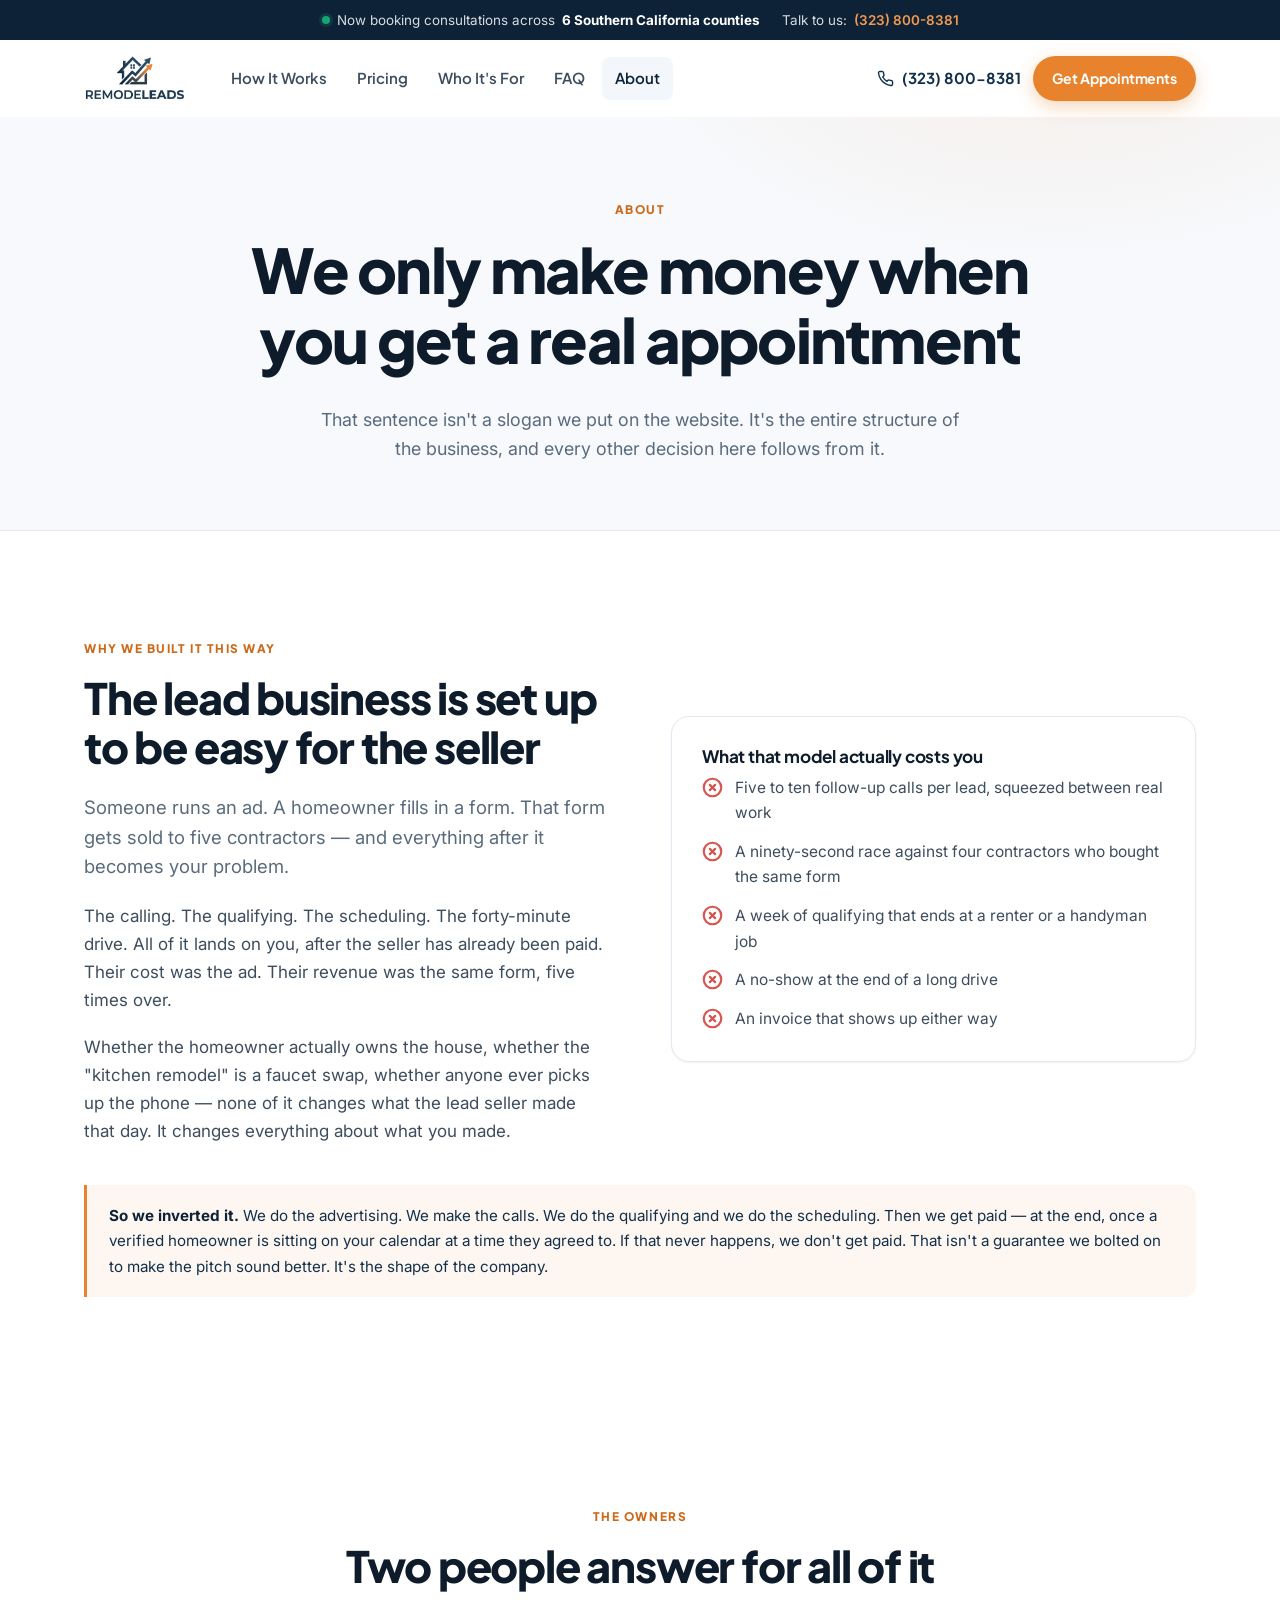
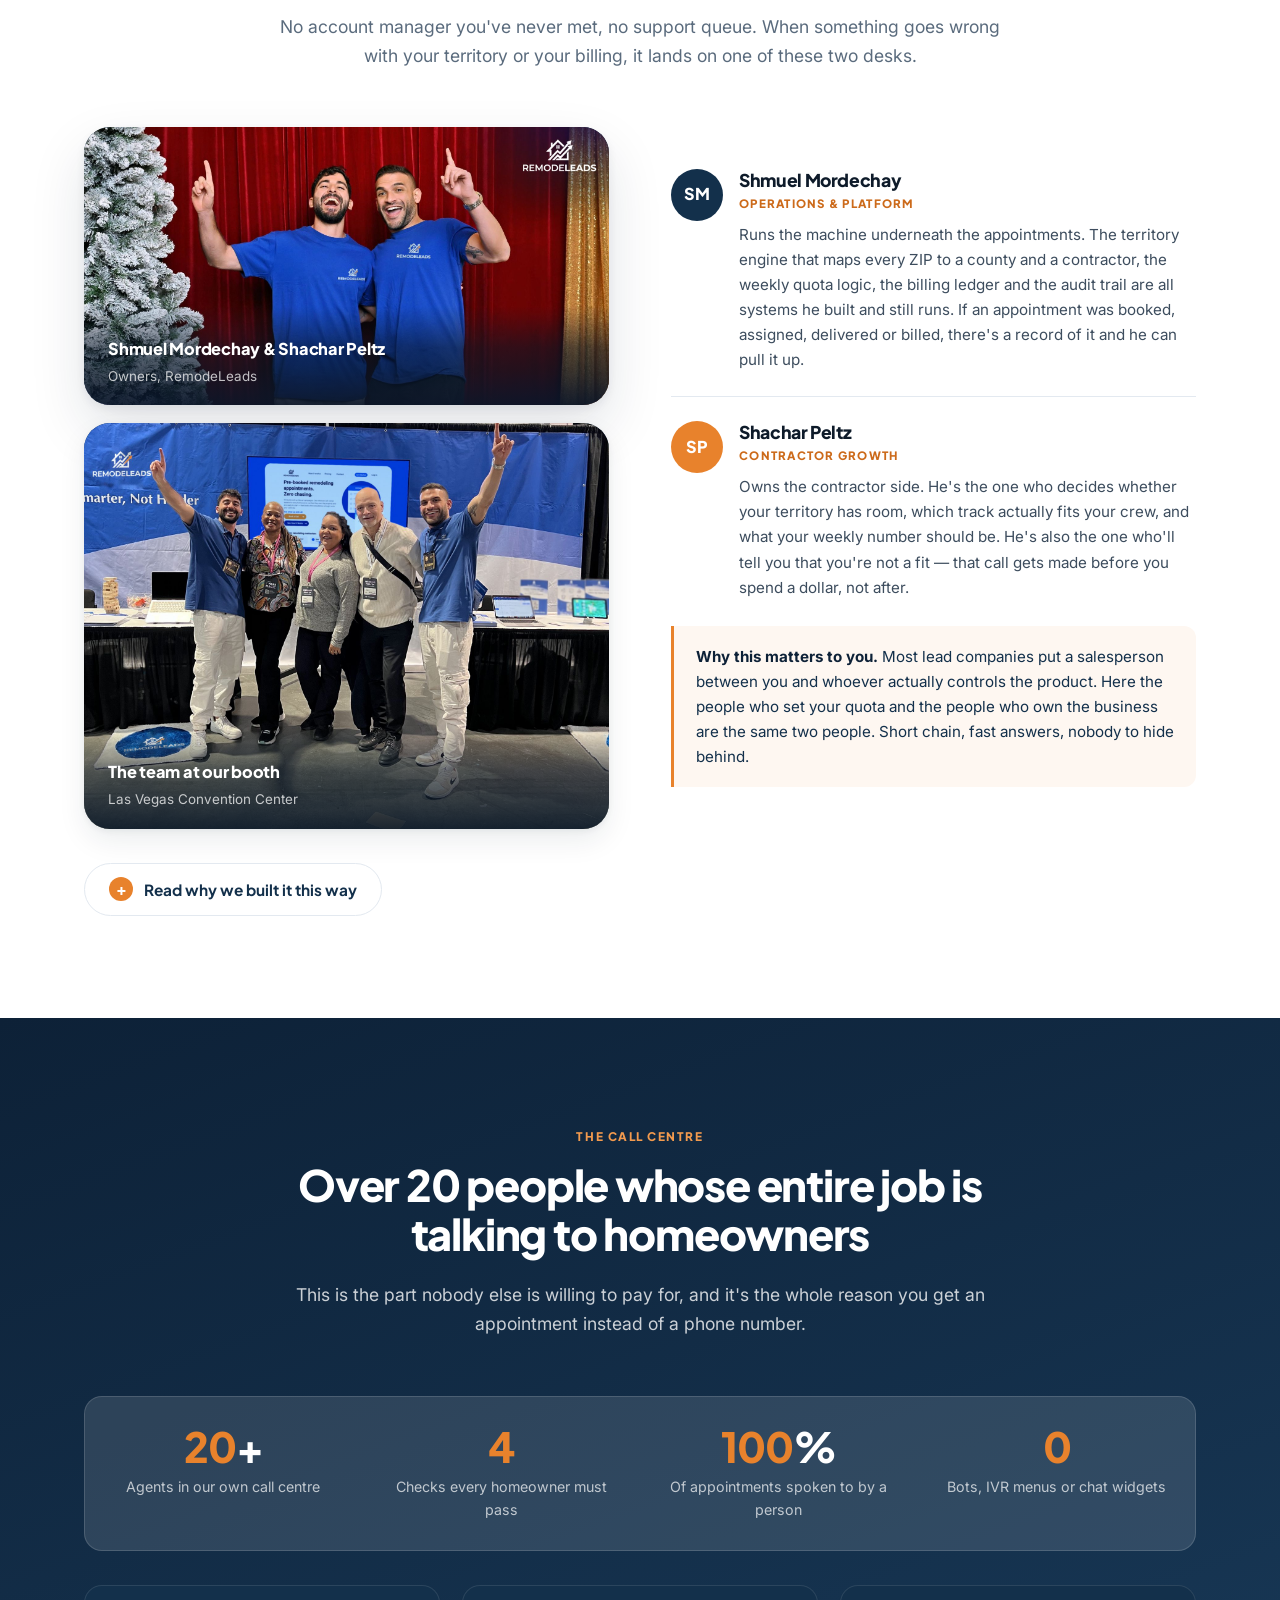
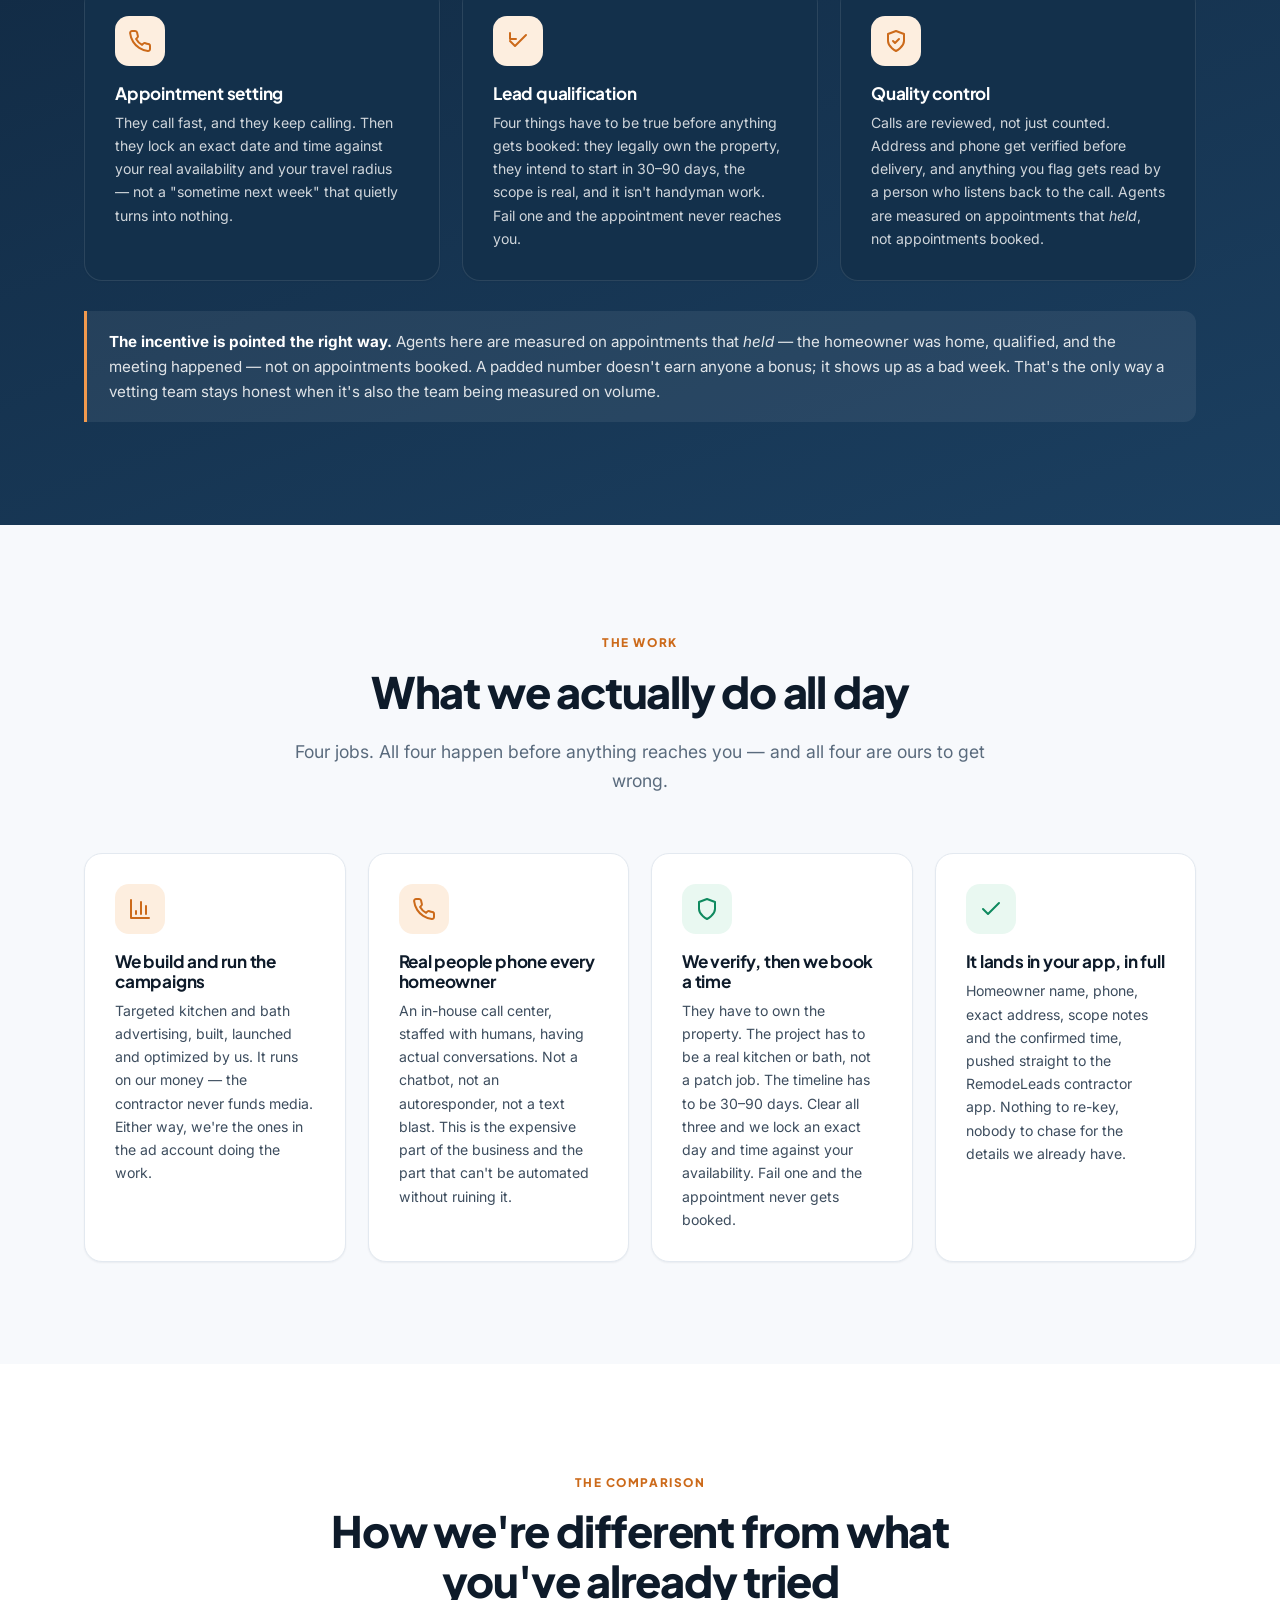
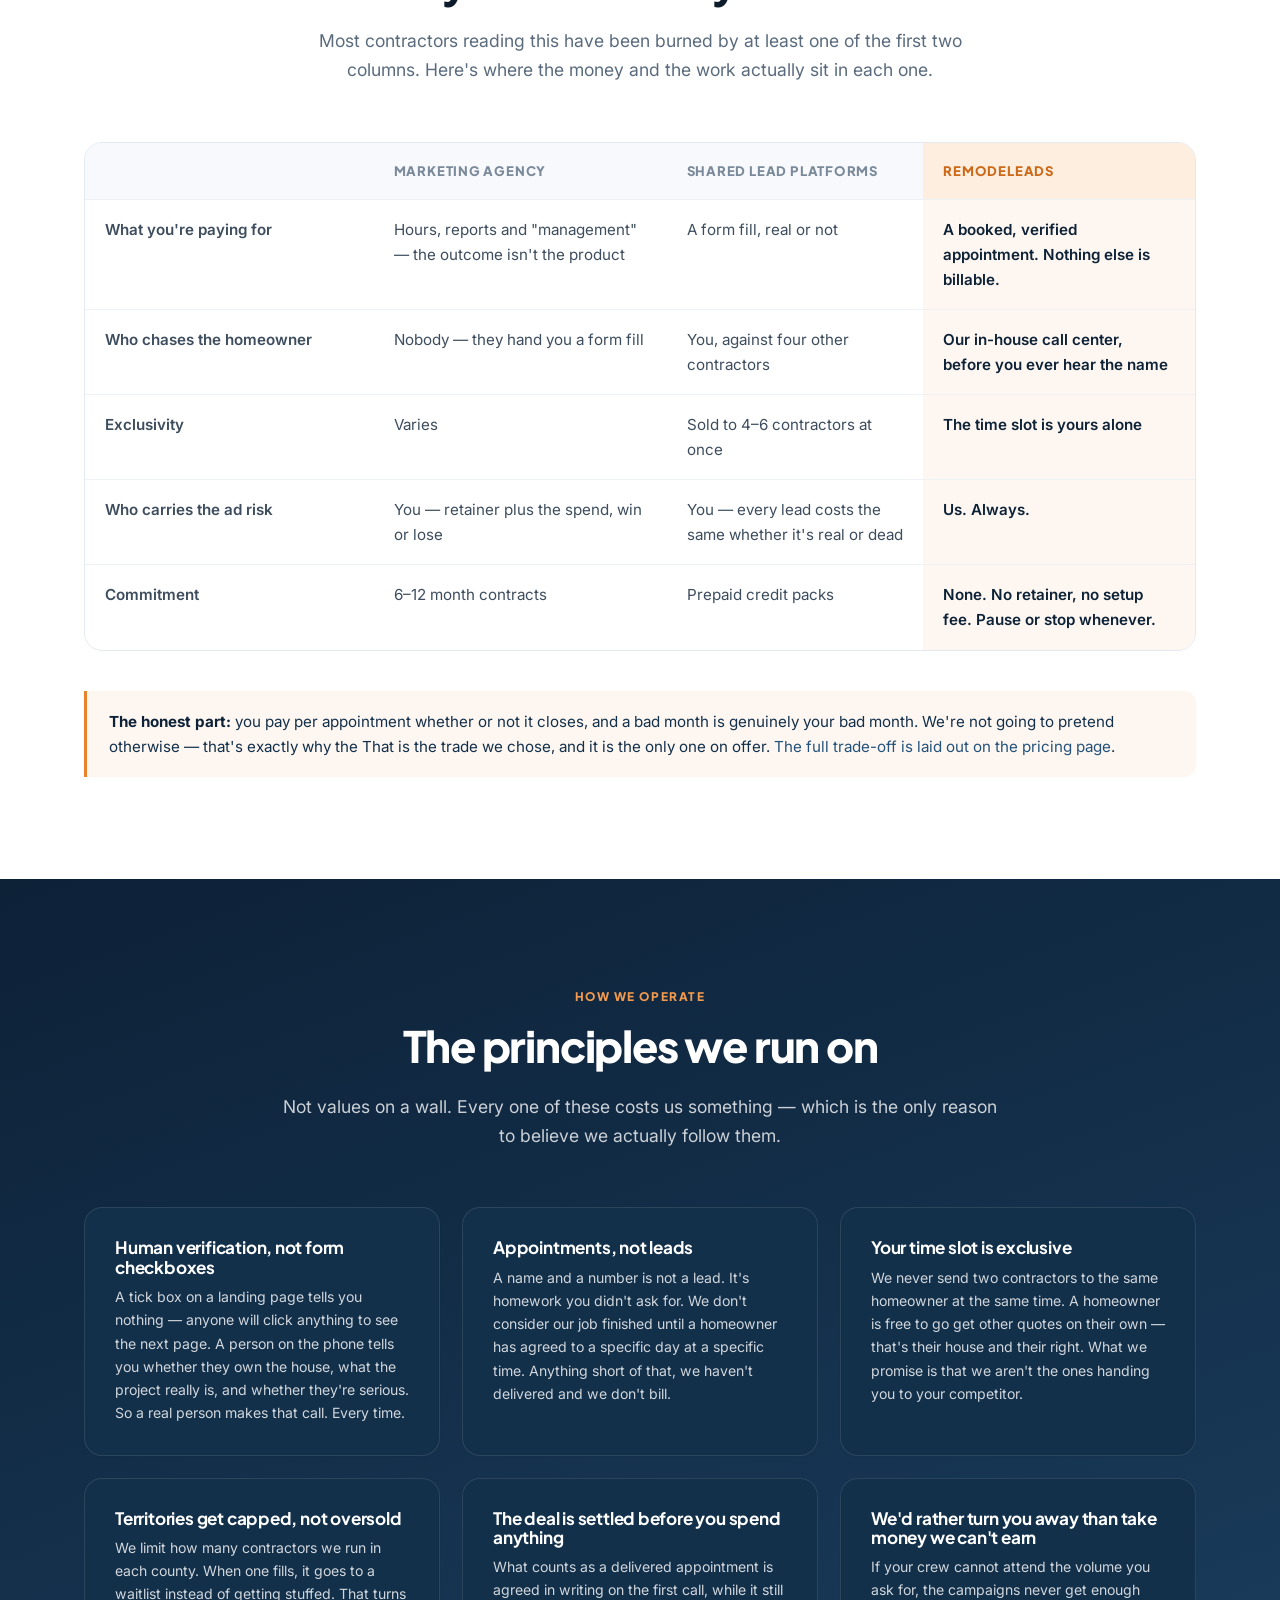
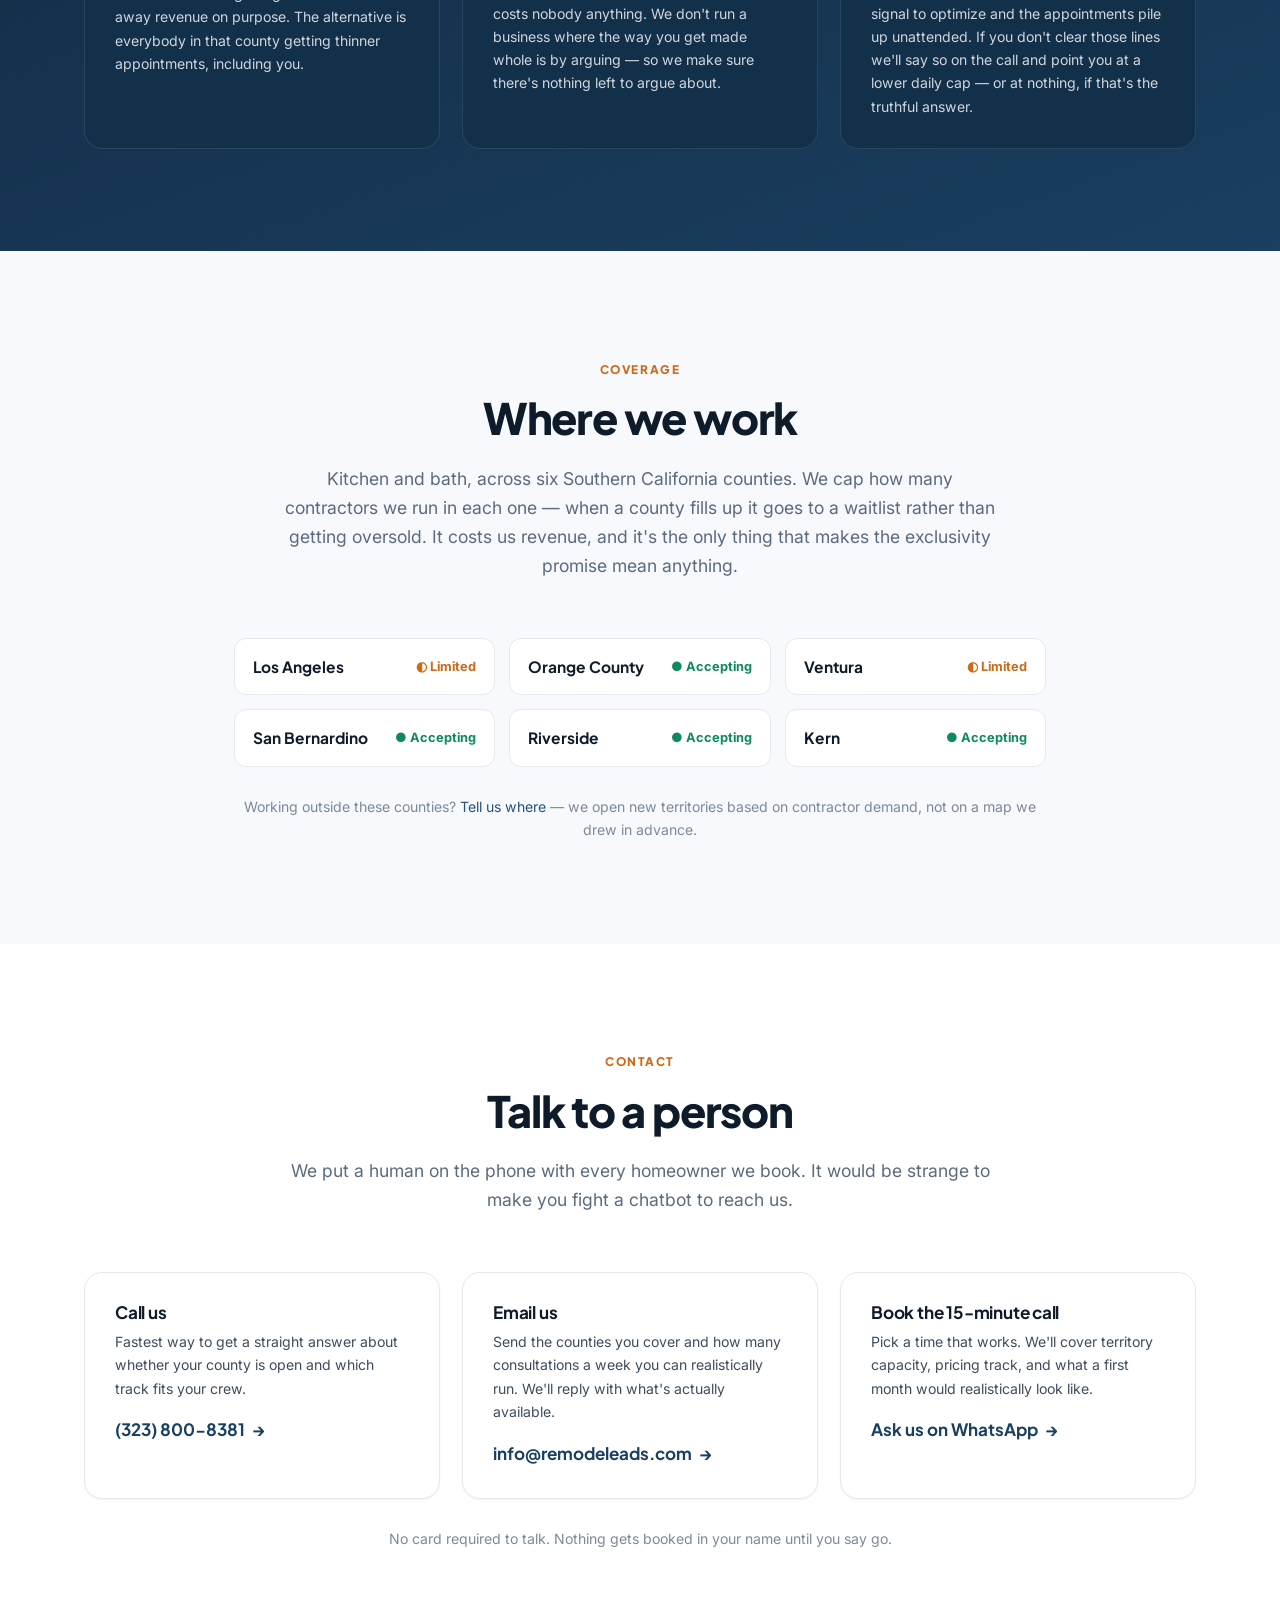
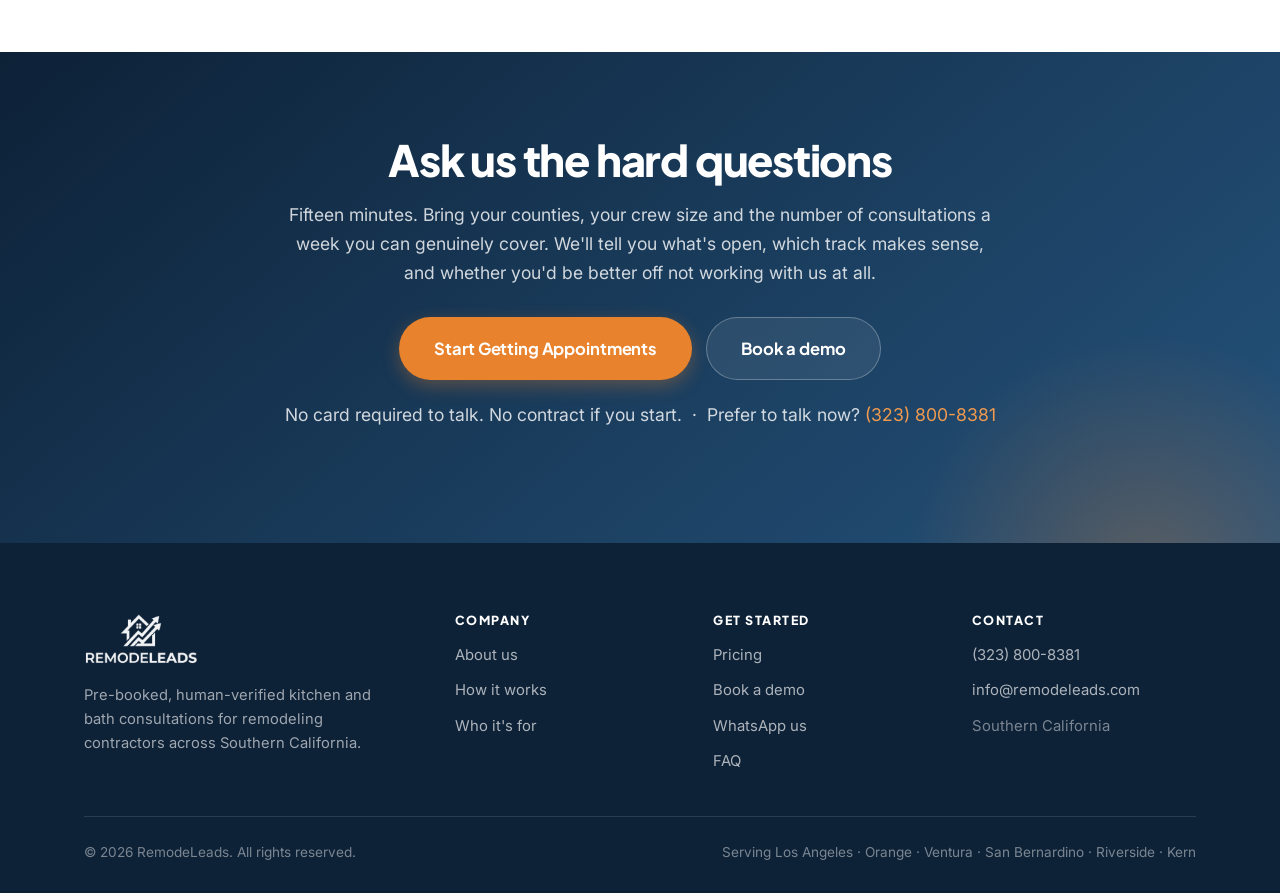
<file: about.html>
<!DOCTYPE html>
<html lang="en-US">
<head>
<meta charset="UTF-8">
<meta name="viewport" content="width=device-width, initial-scale=1">
<title>About RemodeLeads — We Only Get Paid When You Get a Real Appointment</title>
<meta name="description" content="Why we run the advertising, the calling, the qualifying and the scheduling ourselves, and only bill when a verified homeowner is on your calendar. The model, the principles we run on, and the trade-offs we're upfront about.">
<link rel="icon" type="image/png" href="assets/img/favicon.png">
<link rel="preconnect" href="https://fonts.googleapis.com">
<link rel="preconnect" href="https://fonts.gstatic.com" crossorigin>
<link href="https://fonts.googleapis.com/css2?family=Inter:wght@400;500;600;700&family=Plus+Jakarta+Sans:wght@600;700;800&display=swap" rel="stylesheet">
<noscript><style>.reveal{opacity:1!important;transform:none!important}</style></noscript>
<link rel="stylesheet" href="assets/css/styles.css?v=16">
</head>
<body>

<div class="topbar">
  <div class="container topbar__inner">
    <span class="topbar__item"><span class="dot dot--pulse"></span> Now booking consultations across <strong>6 Southern California counties</strong></span>
    <span class="topbar__item">Talk to us: <a href="tel:+13238008381">(323) 800-8381</a></span>
  </div>
</div>

<header class="site-header">
  <div class="container">
    <nav class="nav" aria-label="Main">
      <a class="nav__logo" href="index.html" aria-label="RemodeLeads home"><img src="assets/img/logo.png" alt="RemodeLeads"></a>
      <ul class="nav__links">
        <li><a href="how-it-works.html">How It Works</a></li>
        <li><a href="pricing.html">Pricing</a></li>
        <li><a href="who-its-for.html">Who It's For</a></li>
        <li><a href="faq.html">FAQ</a></li>
        <li><a href="about.html">About</a></li>
      </ul>
      <span class="nav__spacer"></span>
      <div class="nav__actions">
        <a class="nav__phone" href="tel:+13238008381">
          <svg viewBox="0 0 24 24" fill="none" stroke="currentColor" stroke-width="2" stroke-linecap="round" stroke-linejoin="round"><path d="M22 16.92v3a2 2 0 0 1-2.18 2 19.79 19.79 0 0 1-8.63-3.07 19.5 19.5 0 0 1-6-6 19.79 19.79 0 0 1-3.07-8.67A2 2 0 0 1 4.11 2h3a2 2 0 0 1 2 1.72c.13.96.36 1.9.7 2.81a2 2 0 0 1-.45 2.11L8.09 9.91a16 16 0 0 0 6 6l1.27-1.27a2 2 0 0 1 2.11-.45c.9.34 1.85.57 2.81.7A2 2 0 0 1 22 16.92z"/></svg>
          <span>(323) 800-8381</span>
        </a>
        <a class="btn btn--primary btn--sm" href="https://app.remodeleads.com/join">Get Appointments</a>
        <button class="nav__toggle" aria-label="Open menu" aria-expanded="false"><span></span></button>
      </div>
    </nav>
  </div>
  <div class="mobile-menu">
    <div class="container">
      <ul>
        <li><a href="how-it-works.html">How It Works</a></li>
        <li><a href="pricing.html">Pricing</a></li>
        <li><a href="who-its-for.html">Who It's For</a></li>
        <li><a href="faq.html">FAQ</a></li>
        <li><a href="about.html">About</a></li>
      </ul>
      <a class="btn btn--primary btn--block" href="https://app.remodeleads.com/join">Start Getting Appointments</a>
    </div>
  </div>
</header>

<main>

<!-- ============================ PAGE HERO ========================== -->
<section class="page-hero">
  <div class="container container--narrow">
    <span class="eyebrow">About</span>
    <h1>We only make money when you get a real appointment</h1>
    <p>That sentence isn't a slogan we put on the website. It's the entire structure of the
    business, and every other decision here follows from it.</p>
  </div>
</section>

<!-- ====================== WHY WE BUILT IT THIS WAY ================= -->
<section class="section">
  <div class="container">
    <div class="split">
      <div class="reveal">
        <span class="eyebrow">Why we built it this way</span>
        <h2>The lead business is set up to be easy for the seller</h2>
        <p class="lead">Someone runs an ad. A homeowner fills in a form. That form gets sold to five
        contractors — and everything after it becomes your problem.</p>
        <p>The calling. The qualifying. The scheduling. The forty-minute drive. All of it lands on
        you, after the seller has already been paid. Their cost was the ad. Their revenue was the
        same form, five times over.</p>
        <p>Whether the homeowner actually owns the house, whether the "kitchen remodel" is a faucet
        swap, whether anyone ever picks up the phone — none of it changes what the lead seller made
        that day. It changes everything about what you made.</p>
      </div>

      <div class="reveal" data-delay="1">
        <div class="card">
          <h4>What that model actually costs you</h4>
          <ul class="check-list check-list--no">
            <li><svg viewBox="0 0 24 24" fill="none" stroke="currentColor" stroke-width="2.5" stroke-linecap="round" stroke-linejoin="round"><circle cx="12" cy="12" r="10"/><line x1="15" y1="9" x2="9" y2="15"/><line x1="9" y1="9" x2="15" y2="15"/></svg> Five to ten follow-up calls per lead, squeezed between real work</li>
            <li><svg viewBox="0 0 24 24" fill="none" stroke="currentColor" stroke-width="2.5" stroke-linecap="round" stroke-linejoin="round"><circle cx="12" cy="12" r="10"/><line x1="15" y1="9" x2="9" y2="15"/><line x1="9" y1="9" x2="15" y2="15"/></svg> A ninety-second race against four contractors who bought the same form</li>
            <li><svg viewBox="0 0 24 24" fill="none" stroke="currentColor" stroke-width="2.5" stroke-linecap="round" stroke-linejoin="round"><circle cx="12" cy="12" r="10"/><line x1="15" y1="9" x2="9" y2="15"/><line x1="9" y1="9" x2="15" y2="15"/></svg> A week of qualifying that ends at a renter or a handyman job</li>
            <li><svg viewBox="0 0 24 24" fill="none" stroke="currentColor" stroke-width="2.5" stroke-linecap="round" stroke-linejoin="round"><circle cx="12" cy="12" r="10"/><line x1="15" y1="9" x2="9" y2="15"/><line x1="9" y1="9" x2="15" y2="15"/></svg> A no-show at the end of a long drive</li>
            <li><svg viewBox="0 0 24 24" fill="none" stroke="currentColor" stroke-width="2.5" stroke-linecap="round" stroke-linejoin="round"><circle cx="12" cy="12" r="10"/><line x1="15" y1="9" x2="9" y2="15"/><line x1="9" y1="9" x2="15" y2="15"/></svg> An invoice that shows up either way</li>
          </ul>
        </div>
      </div>
    </div>

    <div class="note mt-4 reveal">
      <strong>So we inverted it.</strong> We do the advertising. We make the calls. We do the
      qualifying and we do the scheduling. Then we get paid — at the end, once a verified homeowner
      is sitting on your calendar at a time they agreed to. If that never happens, we don't get paid.
      That isn't a guarantee we bolted on to make the pitch sound better. It's the shape of the company.
    </div>
  </div>
</section>

<!-- ========================== THE OWNERS =========================== -->
<section class="section" id="owners">
  <div class="container">
    <div class="section-head reveal">
      <span class="eyebrow">The owners</span>
      <h2>Two people answer for all of it</h2>
      <p>No account manager you've never met, no support queue. When something goes wrong with
      your territory or your billing, it lands on one of these two desks.</p>
    </div>

    <div class="split reveal">
      <div class="founder-stack">
        <div class="founder-photo">
          <img src="assets/img/team/founders.jpg" alt="Shmuel Mordechay and Shachar Peltz, owners of RemodeLeads" width="1766" height="933">
          <div class="founder-photo__cap">
            <div class="founder-photo__names">Shmuel Mordechay &amp; Shachar Peltz</div>
            <div class="founder-photo__role">Owners, RemodeLeads</div>
          </div>
        </div>
        <div class="founder-photo">
          <img src="assets/img/team/booth.jpg" alt="The RemodeLeads team at their trade show booth in Las Vegas" loading="lazy" width="1700" height="1314">
          <div class="founder-photo__cap">
            <div class="founder-photo__names">The team at our booth</div>
            <div class="founder-photo__role">Las Vegas Convention Center</div>
          </div>
        </div>
      </div>

      <div>
        <div class="person">
          <div class="person__initials">SM</div>
          <div>
            <div class="person__name">Shmuel Mordechay</div>
            <div class="person__role">Operations &amp; Platform</div>
            <p>Runs the machine underneath the appointments. The territory engine that maps every
            ZIP to a county and a contractor, the weekly quota logic, the billing ledger and the
            audit trail are all systems he built and still runs. If an appointment was booked,
            assigned, delivered or billed, there's a record of it and he can pull it up.</p>
          </div>
        </div>

        <div class="person">
          <div class="person__initials person__initials--alt">SP</div>
          <div>
            <div class="person__name">Shachar Peltz</div>
            <div class="person__role">Contractor Growth</div>
            <p>Owns the contractor side. He's the one who decides whether your territory has room,
            which track actually fits your crew, and what your weekly number should be. He's also
            the one who'll tell you that you're not a fit — that call gets made before you spend a
            dollar, not after.</p>
          </div>
        </div>

        <div class="note" style="margin-top:26px">
          <strong>Why this matters to you.</strong> Most lead companies put a salesperson between you
          and whoever actually controls the product. Here the people who set your quota and the people
          who own the business are the same two people. Short chain, fast answers, nobody to hide behind.
        </div>
      </div>
    </div>

    <!-- Long-form founder story, collapsed by default -->
    <div class="story reveal">
      <button class="story__toggle" id="story-toggle" aria-expanded="false" aria-controls="story-panel">
        <span class="story__toggle-icon">+</span>
        Read why we built it this way
      </button>

      <div class="story__panel" id="story-panel" role="region" aria-labelledby="story-toggle">
        <div class="story__inner">

          <div class="story__part">
            <h3>The why</h3>
            <p class="story__lead">We didn't get into advertising because we loved advertising.
            We got into it because of what advertising had already done to contractors.</p>
            <p>Walk into any remodeling company in Southern California and ask the owner about
            marketing. You'll get a graveyard. The SEO company that took $2,500 a month for eleven
            months and delivered a ranking report. The lead vendor whose "exclusive" lead had already
            been sold to six other guys that morning. The agency that swore the phone would ring by
            spring, then stopped answering their own.</p>
            <p>These are men who can frame a house, read a set of plans, run a crew of fourteen and
            finish a kitchen a week early. And the industry that sells them customers treats them
            like marks.</p>
            <p class="story__pull">The part that always got us wasn't the money. It was the shrug.
            Contractors have been burned so many times they've stopped expecting anything else.
            That's not a market. That's a wound.</p>
            <p>We built RemodeLeads to be the opposite of everything in that graveyard.</p>
          </div>

          <div class="story__part">
            <h3>Why it can't work the old way</h3>
            <p>Here's the thing nobody in this industry will say out loud: the lying isn't a character
            problem. It's a structural one.</p>
            <p>A marketing agency gets paid on the first of the month. Whether your phone rings or not.
            Whether the homeowner was qualified or not. Whether you closed a single job or not. Once
            that retainer clears, their incentive and your incentive are pointing in opposite
            directions. Everything after that — the dashboards, the "impressions," the quarterly
            strategy call — is just what a business does when it has already been paid.</p>
            <p class="story__pull">So we removed the retainer. Entirely.</p>
            <p>We don't sell traffic. We don't sell clicks or impressions or "brand awareness." We sell
            one thing: a homeowner, qualified through four checks, sitting in their own living room at a
            set time, both decision-makers present, ready to talk about the project they already told
            us they want done.</p>
            <p>We get paid on the appointment. If we don't produce appointments, we don't eat. That's
            not a nice value we put on a wall. That's the only arrangement we were willing to build a
            company around.</p>
          </div>

          <div class="story__part">
            <h3>The uncomfortable part, first</h3>
            <p>Most companies save the bad news for the fine print. We lead with it. Before you spend
            a dollar with us, you'll hear all of it:</p>

            <div class="story__truths">
              <div class="story__truth">
                <strong>There's no contract.</strong>
                <p>Nothing locks you in. If the appointments are good, you'll stay because they're
                good. If they're not, you should leave — and we'd rather you leave fast than resent
                us slowly.</p>
              </div>
              <div class="story__truth">
                <strong>You'll know what counts as an appointment before the first one is set.</strong>
                <p>We can't unbook a homeowner's Tuesday evening, and we don't run a business where
                the way you get made whole is by arguing. So the definition is settled up front,
                in writing, while it still costs nobody anything.</p>
              </div>
              <div class="story__truth">
                <strong>Not every appointment becomes a job.</strong>
                <p>We control who's sitting in that living room, how qualified they are, and whether
                both decision-makers are there when you arrive. We don't control what happens in the
                sixty minutes after that. Anyone who tells you they can close for you is selling you
                something.</p>
              </div>
            </div>

            <p style="margin-top:26px">We say these out loud, on purpose, before you pay. Because every
            hard truth we hand you up front is one less thing you have to discover later — and because
            after years of being told what they wanted to hear, most contractors have never had anyone
            in marketing just lay out the deal as it actually is.</p>
            <p>That's the whole brand. Not "results-driven." Not "your growth partner." Just: we told
            you the truth first, and then we did what we said.</p>
          </div>

          <div class="story__part">
            <h3>The founders, as people</h3>
            <p>Two people. Not a board, not a sales floor, not an account manager you'll meet once and
            never speak to again.</p>
            <p><strong>Shmuel</strong> is the one who can't let a number go unexplained. Every ZIP
            mapped to a county, every county mapped to a contractor, every appointment tied to the
            setter who booked it, the brand it came from, the hour it was set, and exactly how it
            was billed. He built that entire spine himself, and he still runs it. The reason
            is simple and a little personal: he's watched too many contractors get told "that's just
            how the system works" by someone who couldn't actually open the system. When you ask him
            what happened with an appointment, you get the record. Not a story.</p>
            <p><strong>Shachar</strong> is the one who'll tell you no. He decides whether your
            territory has room, which track fits your crew, and what a realistic weekly number looks
            like for a company your size. And when the answer is that you're not a fit — wrong trade,
            wrong capacity, wrong moment — he says it before you've spent anything. That call costs us
            money every single week. He makes it anyway, because the fastest way to become the next
            name in a contractor's graveyard is to take money from someone you already knew you
            couldn't help.</p>
            <p class="story__pull">Neither of us came up in advertising. We came up building this — on
            the phone, on our own dime, learning what a real appointment looks like by producing a lot
            of bad ones first. Everything we know about this industry, we know because it cost us
            something.</p>
          </div>

          <div class="story__part">
            <h3>What it means for you</h3>
            <p>Most lead companies put a salesperson between you and whoever actually controls the
            product. You negotiate with someone who can't change anything, and escalate to someone who
            never calls back.</p>
            <p>Here, the people who set your weekly number, the people who run the platform, and the
            people who own the business are the same two people.</p>
            <p class="story__pull">Short chain. Fast answers. Nobody to hide behind.</p>
            <p>And if it ever goes wrong, you're not opening a ticket. You're calling one of us.</p>
            <p class="story__sign">Shmuel Mordechay &amp; Shachar Peltz
              <span>Founders, RemodeLeads</span>
            </p>
          </div>

        </div>
      </div>
    </div>
  </div>
</section>

<!-- ========================== CALL CENTER ========================== -->
<section class="section section--navy">
  <div class="container">
    <div class="section-head reveal">
      <span class="eyebrow">The call centre</span>
      <h2>Over 20 people whose entire job is talking to homeowners</h2>
      <p>This is the part nobody else is willing to pay for, and it's the whole reason you get an
      appointment instead of a phone number.</p>
    </div>

    <div class="stats reveal" style="margin-bottom:34px">
      <div class="stat">
        <div class="stat__num"><span data-count="20">20</span>+</div>
        <div class="stat__label">Agents in our own call centre</div>
      </div>
      <div class="stat">
        <div class="stat__num"><span data-count="4">4</span></div>
        <div class="stat__label">Checks every homeowner must pass</div>
      </div>
      <div class="stat">
        <div class="stat__num"><span data-count="100">100</span>%</div>
        <div class="stat__label">Of appointments spoken to by a person</div>
      </div>
      <div class="stat">
        <div class="stat__num"><span data-count="0">0</span></div>
        <div class="stat__label">Bots, IVR menus or chat widgets</div>
      </div>
    </div>

    <div class="grid grid-3">
      <div class="card card--dark reveal">
        <div class="icon-box icon-box--orange">
          <svg viewBox="0 0 24 24" fill="none" stroke="currentColor" stroke-width="2" stroke-linecap="round" stroke-linejoin="round"><path d="M22 16.92v3a2 2 0 0 1-2.18 2 19.79 19.79 0 0 1-8.63-3.07 19.5 19.5 0 0 1-6-6 19.79 19.79 0 0 1-3.07-8.67A2 2 0 0 1 4.11 2h3a2 2 0 0 1 2 1.72c.13.96.36 1.9.7 2.81a2 2 0 0 1-.45 2.11L8.09 9.91a16 16 0 0 0 6 6l1.27-1.27a2 2 0 0 1 2.11-.45c.9.34 1.85.57 2.81.7A2 2 0 0 1 22 16.92z"/></svg>
        </div>
        <h4>Appointment setting</h4>
        <p class="small">They call fast, and they keep calling. Then they lock an exact date and
        time against your real availability and your travel radius — not a "sometime next week"
        that quietly turns into nothing.</p>
      </div>

      <div class="card card--dark reveal" data-delay="1">
        <div class="icon-box icon-box--orange">
          <svg viewBox="0 0 24 24" fill="none" stroke="currentColor" stroke-width="2" stroke-linecap="round" stroke-linejoin="round"><polyline points="20 6 9 17 4 12"/><path d="M4 4v6h6"/></svg>
        </div>
        <h4>Lead qualification</h4>
        <p class="small">Four things have to be true before anything gets booked: they legally own
        the property, they intend to start in 30–90 days, the scope is real, and it isn't handyman
        work. Fail one and the appointment never reaches you.</p>
      </div>

      <div class="card card--dark reveal" data-delay="2">
        <div class="icon-box icon-box--orange">
          <svg viewBox="0 0 24 24" fill="none" stroke="currentColor" stroke-width="2" stroke-linecap="round" stroke-linejoin="round"><path d="M12 22s8-4 8-10V5l-8-3-8 3v7c0 6 8 10 8 10z"/><polyline points="9 12 11 14 15 10"/></svg>
        </div>
        <h4>Quality control</h4>
        <p class="small">Calls are reviewed, not just counted. Address and phone get verified before
        delivery, and anything you flag gets read by a person who listens back to the call.
        Agents are measured on appointments that <em>held</em>, not appointments booked.</p>
      </div>
    </div>

    <div class="note reveal" style="margin-top:30px;background:rgba(255,255,255,.07);border-left-color:var(--orange-400);color:rgba(255,255,255,.86)">
      <strong style="color:#fff">The incentive is pointed the right way.</strong> Agents here are
      measured on appointments that <em>held</em> — the homeowner was home, qualified, and the
      meeting happened — not on appointments booked. A padded number doesn't earn anyone a bonus;
      it shows up as a bad week. That's the only way a vetting team stays honest when it's also
      the team being measured on volume.
    </div>
  </div>
</section>

<!-- ====================== WHAT WE ACTUALLY DO ====================== -->
<section class="section section--soft">
  <div class="container">
    <div class="section-head reveal">
      <span class="eyebrow">The work</span>
      <h2>What we actually do all day</h2>
      <p>Four jobs. All four happen before anything reaches you — and all four are ours to get wrong.</p>
    </div>

    <div class="grid grid-4">
      <div class="card card--hover reveal">
        <div class="icon-box icon-box--orange">
          <svg viewBox="0 0 24 24" fill="none" stroke="currentColor" stroke-width="2" stroke-linecap="round" stroke-linejoin="round"><path d="M3 3v18h18"/><path d="M18 17V9M13 17V5M8 17v-3"/></svg>
        </div>
        <h4>We build and run the campaigns</h4>
        <p class="small">Targeted kitchen and bath advertising, built, launched and optimized by us.
        It runs on our money — the contractor never funds media.
        Either way, we're the ones in the ad account doing the work.</p>
      </div>

      <div class="card card--hover reveal" data-delay="1">
        <div class="icon-box icon-box--orange">
          <svg viewBox="0 0 24 24" fill="none" stroke="currentColor" stroke-width="2" stroke-linecap="round" stroke-linejoin="round"><path d="M22 16.92v3a2 2 0 0 1-2.18 2 19.79 19.79 0 0 1-8.63-3.07 19.5 19.5 0 0 1-6-6 19.79 19.79 0 0 1-3.07-8.67A2 2 0 0 1 4.11 2h3a2 2 0 0 1 2 1.72c.13.96.36 1.9.7 2.81a2 2 0 0 1-.45 2.11L8.09 9.91a16 16 0 0 0 6 6l1.27-1.27a2 2 0 0 1 2.11-.45c.9.34 1.85.57 2.81.7A2 2 0 0 1 22 16.92z"/></svg>
        </div>
        <h4>Real people phone every homeowner</h4>
        <p class="small">An in-house call center, staffed with humans, having actual conversations.
        Not a chatbot, not an autoresponder, not a text blast. This is the expensive part of the
        business and the part that can't be automated without ruining it.</p>
      </div>

      <div class="card card--hover reveal" data-delay="2">
        <div class="icon-box icon-box--green">
          <svg viewBox="0 0 24 24" fill="none" stroke="currentColor" stroke-width="2" stroke-linecap="round" stroke-linejoin="round"><path d="M12 22s8-4 8-10V5l-8-3-8 3v7c0 6 8 10 8 10z"/></svg>
        </div>
        <h4>We verify, then we book a time</h4>
        <p class="small">They have to own the property. The project has to be a real kitchen or bath,
        not a patch job. The timeline has to be 30–90 days. Clear all three and we lock an exact day
        and time against your availability. Fail one and the appointment never gets booked.</p>
      </div>

      <div class="card card--hover reveal" data-delay="3">
        <div class="icon-box icon-box--green">
          <svg viewBox="0 0 24 24" fill="none" stroke="currentColor" stroke-width="2" stroke-linecap="round" stroke-linejoin="round"><polyline points="20 6 9 17 4 12"/></svg>
        </div>
        <h4>It lands in your app, in full</h4>
        <p class="small">Homeowner name, phone, exact address, scope notes and the confirmed time,
        pushed straight to the RemodeLeads contractor app. Nothing to re-key, nobody to chase for the
        details we already have.</p>
      </div>
    </div>
  </div>
</section>

<!-- ======================= HOW WE'RE DIFFERENT ===================== -->
<section class="section">
  <div class="container">
    <div class="section-head reveal">
      <span class="eyebrow">The comparison</span>
      <h2>How we're different from what you've already tried</h2>
      <p>Most contractors reading this have been burned by at least one of the first two columns.
      Here's where the money and the work actually sit in each one.</p>
    </div>

    <div class="table-wrap reveal">
      <table class="compare">
        <thead>
          <tr>
            <th scope="col"></th>
            <th scope="col">Marketing agency</th>
            <th scope="col">Shared lead platforms</th>
            <th scope="col" class="col-ours">RemodeLeads</th>
          </tr>
        </thead>
        <tbody>
          <tr>
            <th scope="row">What you're paying for</th>
            <td>Hours, reports and "management" — the outcome isn't the product</td>
            <td>A form fill, real or not</td>
            <td class="col-ours">A booked, verified appointment. Nothing else is billable.</td>
          </tr>
          <tr>
            <th scope="row">Who chases the homeowner</th>
            <td>Nobody — they hand you a form fill</td>
            <td>You, against four other contractors</td>
            <td class="col-ours">Our in-house call center, before you ever hear the name</td>
          </tr>
          <tr>
            <th scope="row">Exclusivity</th>
            <td>Varies</td>
            <td>Sold to 4–6 contractors at once</td>
            <td class="col-ours">The time slot is yours alone</td>
          </tr>
          <tr>
            <th scope="row">Who carries the ad risk</th>
            <td>You — retainer plus the spend, win or lose</td>
            <td>You — every lead costs the same whether it's real or dead</td>
            <td class="col-ours">Us. Always.</td>
          </tr>
          <tr>
            <th scope="row">Commitment</th>
            <td>6–12 month contracts</td>
            <td>Prepaid credit packs</td>
            <td class="col-ours">None. No retainer, no setup fee. Pause or stop whenever.</td>
          </tr>
        </tbody>
      </table>
    </div>

    <div class="note mt-4 reveal">
      <strong>The honest part:</strong> you pay per appointment whether or not it closes, and a bad
      month is genuinely your bad month. We're not going to pretend otherwise — that's exactly why the
      That is the trade we chose, and it is the only one on offer. <a href="pricing.html">The full trade-off is laid out on the pricing page</a>.
    </div>
  </div>
</section>

<!-- ========================= THE PRINCIPLES ======================== -->
<section class="section section--navy">
  <div class="container">
    <div class="section-head reveal">
      <span class="eyebrow">How we operate</span>
      <h2>The principles we run on</h2>
      <p>Not values on a wall. Every one of these costs us something — which is the only reason to
      believe we actually follow them.</p>
    </div>

    <div class="grid grid-3">
      <div class="card card--dark reveal">
        <h4>Human verification, not form checkboxes</h4>
        <p class="small">A tick box on a landing page tells you nothing — anyone will click anything
        to see the next page. A person on the phone tells you whether they own the house, what the
        project really is, and whether they're serious. So a real person makes that call. Every time.</p>
      </div>

      <div class="card card--dark reveal" data-delay="1">
        <h4>Appointments, not leads</h4>
        <p class="small">A name and a number is not a lead. It's homework you didn't ask for. We
        don't consider our job finished until a homeowner has agreed to a specific day at a specific
        time. Anything short of that, we haven't delivered and we don't bill.</p>
      </div>

      <div class="card card--dark reveal" data-delay="2">
        <h4>Your time slot is exclusive</h4>
        <p class="small">We never send two contractors to the same homeowner at the same time. A
        homeowner is free to go get other quotes on their own — that's their house and their right.
        What we promise is that we aren't the ones handing you to your competitor.</p>
      </div>

      <div class="card card--dark reveal">
        <h4>Territories get capped, not oversold</h4>
        <p class="small">We limit how many contractors we run in each county. When one fills, it goes
        to a waitlist instead of getting stuffed. That turns away revenue on purpose. The alternative
        is everybody in that county getting thinner appointments, including you.</p>
      </div>

      <div class="card card--dark reveal" data-delay="1">
        <h4>The deal is settled before you spend anything</h4>
        <p class="small">What counts as a delivered appointment is agreed in writing on the first
        call, while it still costs nobody anything. We don't run a business where the way you get
        made whole is by arguing — so we make sure there's nothing left to argue about.</p>
      </div>

      <div class="card card--dark reveal" data-delay="2">
        <h4>We'd rather turn you away than take money we can't earn</h4>
        <p class="small">If your crew cannot attend the volume you ask for,
        the campaigns never get enough signal to optimize and the appointments pile up unattended. If
        you don't clear those lines we'll say so on the call and point you at a lower daily cap — or
        at nothing, if that's the truthful answer.</p>
      </div>
    </div>
  </div>
</section>

<!-- ========================== WHERE WE WORK ======================== -->
<section class="section section--soft">
  <div class="container container--narrow">
    <div class="section-head reveal">
      <span class="eyebrow">Coverage</span>
      <h2>Where we work</h2>
      <p>Kitchen and bath, across six Southern California counties. We cap how many contractors we
      run in each one — when a county fills up it goes to a waitlist rather than getting oversold.
      It costs us revenue, and it's the only thing that makes the exclusivity promise mean anything.</p>
    </div>

    <div class="county-grid" id="coverage-grid"></div>

    <p class="text-center muted small mt-3 reveal">
      Working outside these counties? <a href="https://wa.me/972557127466?text=Hi%2C%20I%20came%20from%20your%20website%20and%20I%27d%20love%20to%20ask%20a%20few%20questions." target="_blank" rel="noopener">Tell us where</a> — we open new territories
      based on contractor demand, not on a map we drew in advance.
    </p>
  </div>
</section>

<!-- ========================= TALK TO A PERSON ====================== -->
<section class="section">
  <div class="container">
    <div class="section-head reveal">
      <span class="eyebrow">Contact</span>
      <h2>Talk to a person</h2>
      <p>We put a human on the phone with every homeowner we book. It would be strange to make you
      fight a chatbot to reach us.</p>
    </div>

    <div class="grid grid-3">
      <div class="card card--hover reveal">
        <h4>Call us</h4>
        <p class="small">Fastest way to get a straight answer about whether your county is open and
        which track fits your crew.</p>
        <p><a class="link-arrow" href="tel:+13238008381">(323) 800-8381 <span>→</span></a></p>
      </div>

      <div class="card card--hover reveal" data-delay="1">
        <h4>Email us</h4>
        <p class="small">Send the counties you cover and how many consultations a week you can
        realistically run. We'll reply with what's actually available.</p>
        <p><a class="link-arrow" href="mailto:info@remodeleads.com">info@remodeleads.com <span>→</span></a></p>
      </div>

      <div class="card card--hover reveal" data-delay="2">
        <h4>Book the 15-minute call</h4>
        <p class="small">Pick a time that works. We'll cover territory capacity, pricing track, and
        what a first month would realistically look like.</p>
        <p><a class="link-arrow" href="https://wa.me/972557127466?text=Hi%2C%20I%20came%20from%20your%20website%20and%20I%27d%20love%20to%20ask%20a%20few%20questions." target="_blank" rel="noopener">Ask us on WhatsApp <span>→</span></a></p>
      </div>
    </div>

    <p class="text-center muted small mt-3 reveal">No card required to talk. Nothing gets booked in your name until you say go.</p>
  </div>
</section>

<!-- ============================ CTA BAND =========================== -->
<section class="cta-band">
  <div class="container">
    <div class="cta-band__inner reveal">
      <h2>Ask us the hard questions</h2>
      <p>Fifteen minutes. Bring your counties, your crew size and the number of consultations a week
      you can genuinely cover. We'll tell you what's open, which track makes sense, and whether you'd
      be better off not working with us at all.</p>
      <div class="btn-row btn-row--center">
        <a class="btn btn--primary btn--lg" href="https://app.remodeleads.com/join">Start Getting Appointments</a>
        <a class="btn btn--ghost-light btn--lg" href="book.html#demo">Book a demo</a>
      </div>
      <p class="cta-band__note">No card required to talk. No contract if you start. &nbsp;·&nbsp; Prefer to talk now? <a href="tel:+13238008381" style="color:var(--orange-400)">(323) 800-8381</a></p>
    </div>
  </div>
</section>

</main>

<footer class="site-footer">
  <div class="container">
    <div class="footer__grid footer">
      <div class="footer__brand">
        <img src="assets/img/logo.png" alt="RemodeLeads">
        <p>Pre-booked, human-verified kitchen and bath consultations for remodeling contractors across Southern California.</p>
      </div>
      <div>
        <h5>Company</h5>
        <ul>
          <li><a href="about.html">About us</a></li>
          <li><a href="how-it-works.html">How it works</a></li>
          <li><a href="who-its-for.html">Who it's for</a></li>
        </ul>
      </div>
      <div>
        <h5>Get started</h5>
        <ul>
          <li><a href="pricing.html">Pricing</a></li>
          <li><a href="book.html#demo">Book a demo</a></li>
          <li><a href="https://wa.me/972557127466?text=Hi%2C%20I%20came%20from%20your%20website%20and%20I%27d%20love%20to%20ask%20a%20few%20questions." target="_blank" rel="noopener">WhatsApp us</a></li>
          <li><a href="faq.html">FAQ</a></li>
        </ul>
      </div>
      <div>
        <h5>Contact</h5>
        <ul>
          <li><a href="tel:+13238008381">(323) 800-8381</a></li>
          <li><a href="mailto:info@remodeleads.com">info@remodeleads.com</a></li>
          <li style="color:rgba(255,255,255,.45)">Southern California</li>
        </ul>
      </div>
    </div>
    <div class="footer__bottom">
      <span>© <span data-year>2026</span> RemodeLeads. All rights reserved.</span>
      <span>Serving Los Angeles · Orange · Ventura · San Bernardino · Riverside · Kern</span>
    </div>
  </div>
</footer>

<script src="assets/js/site.js?v=16"></script>
</body>
</html>
</file>
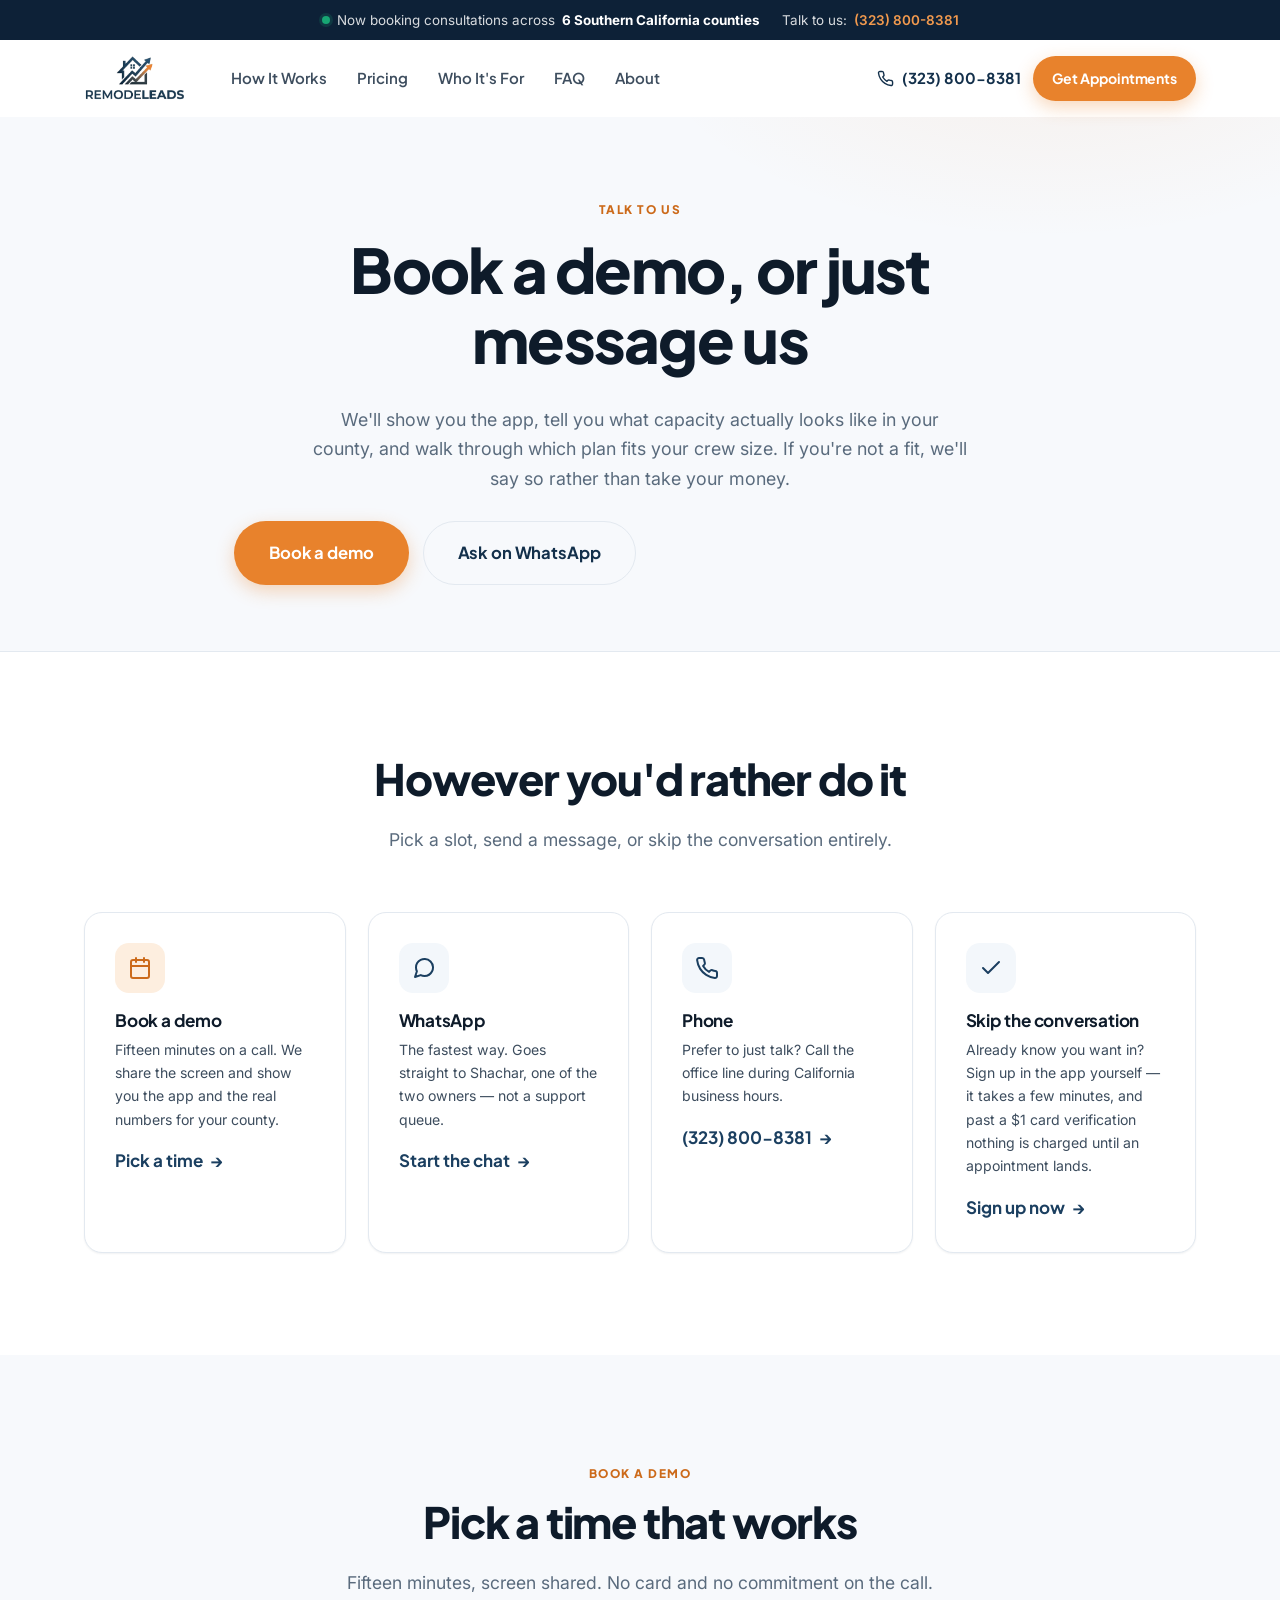
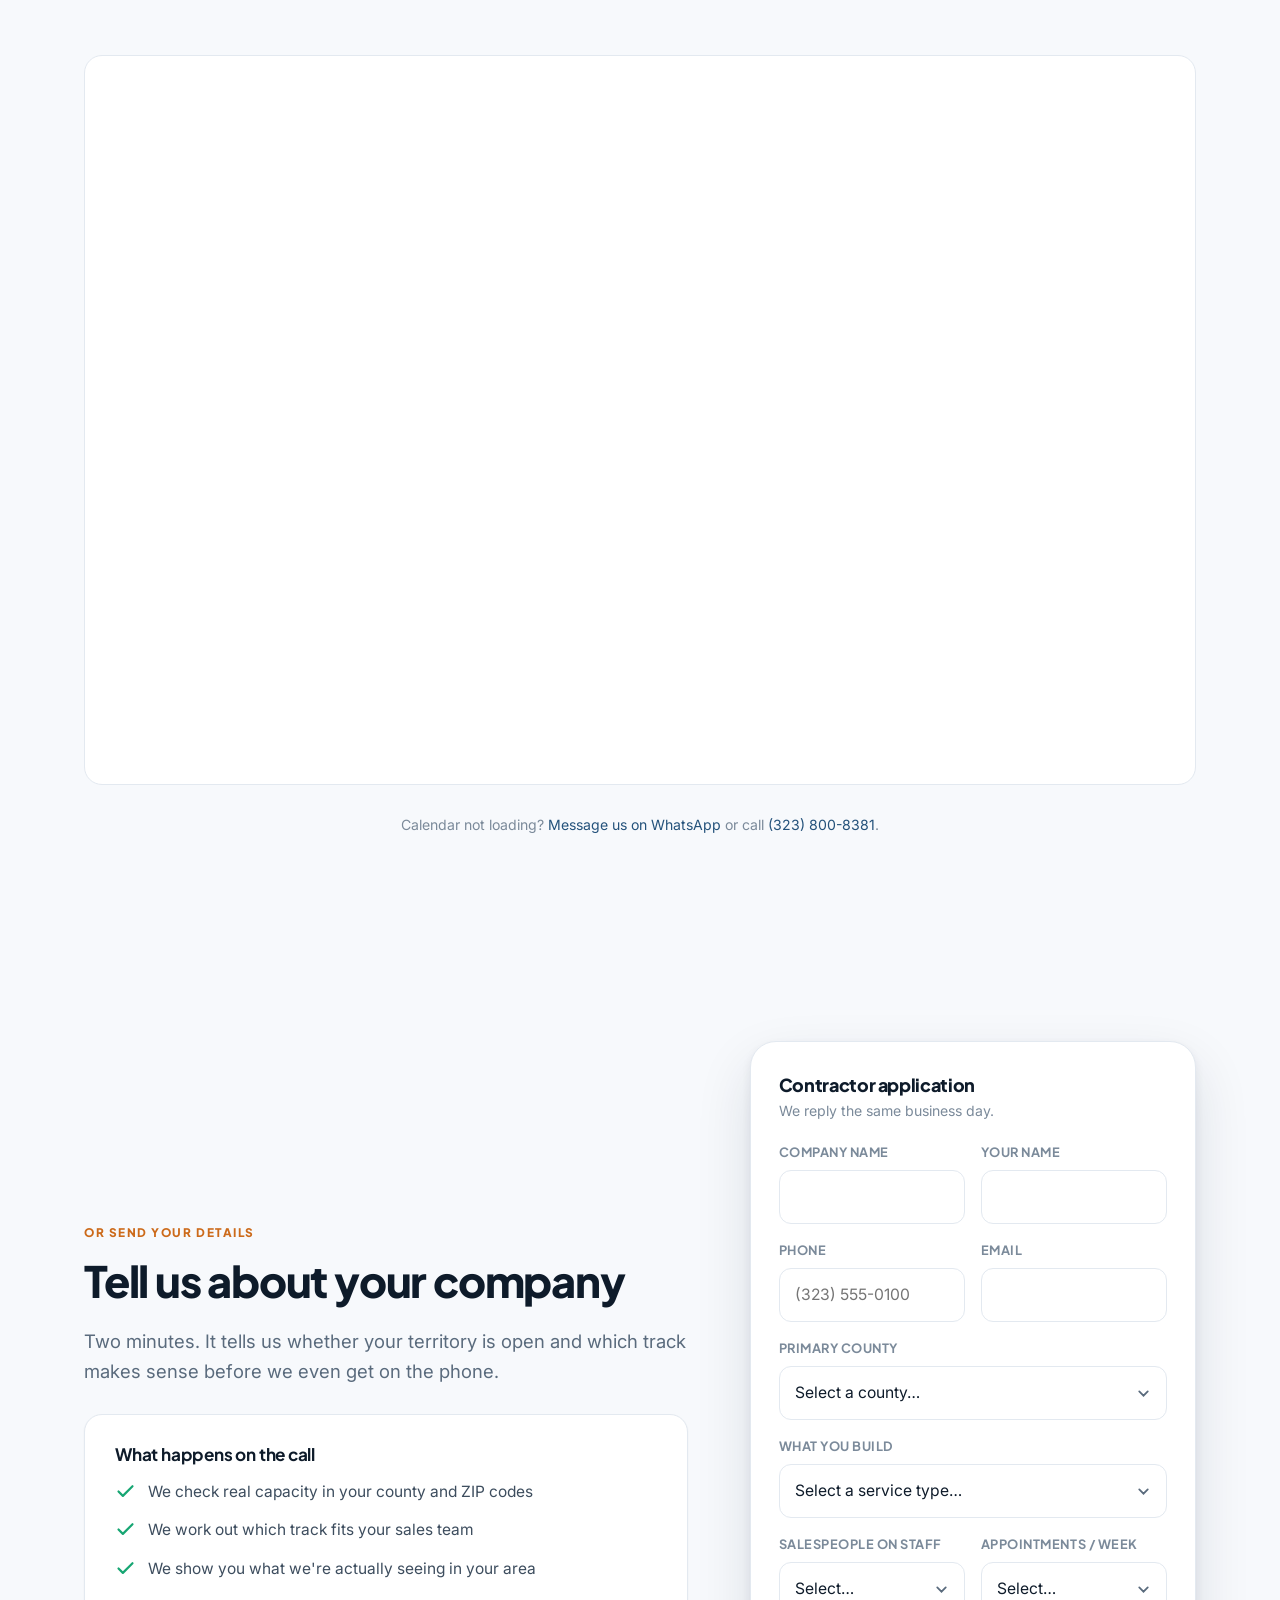
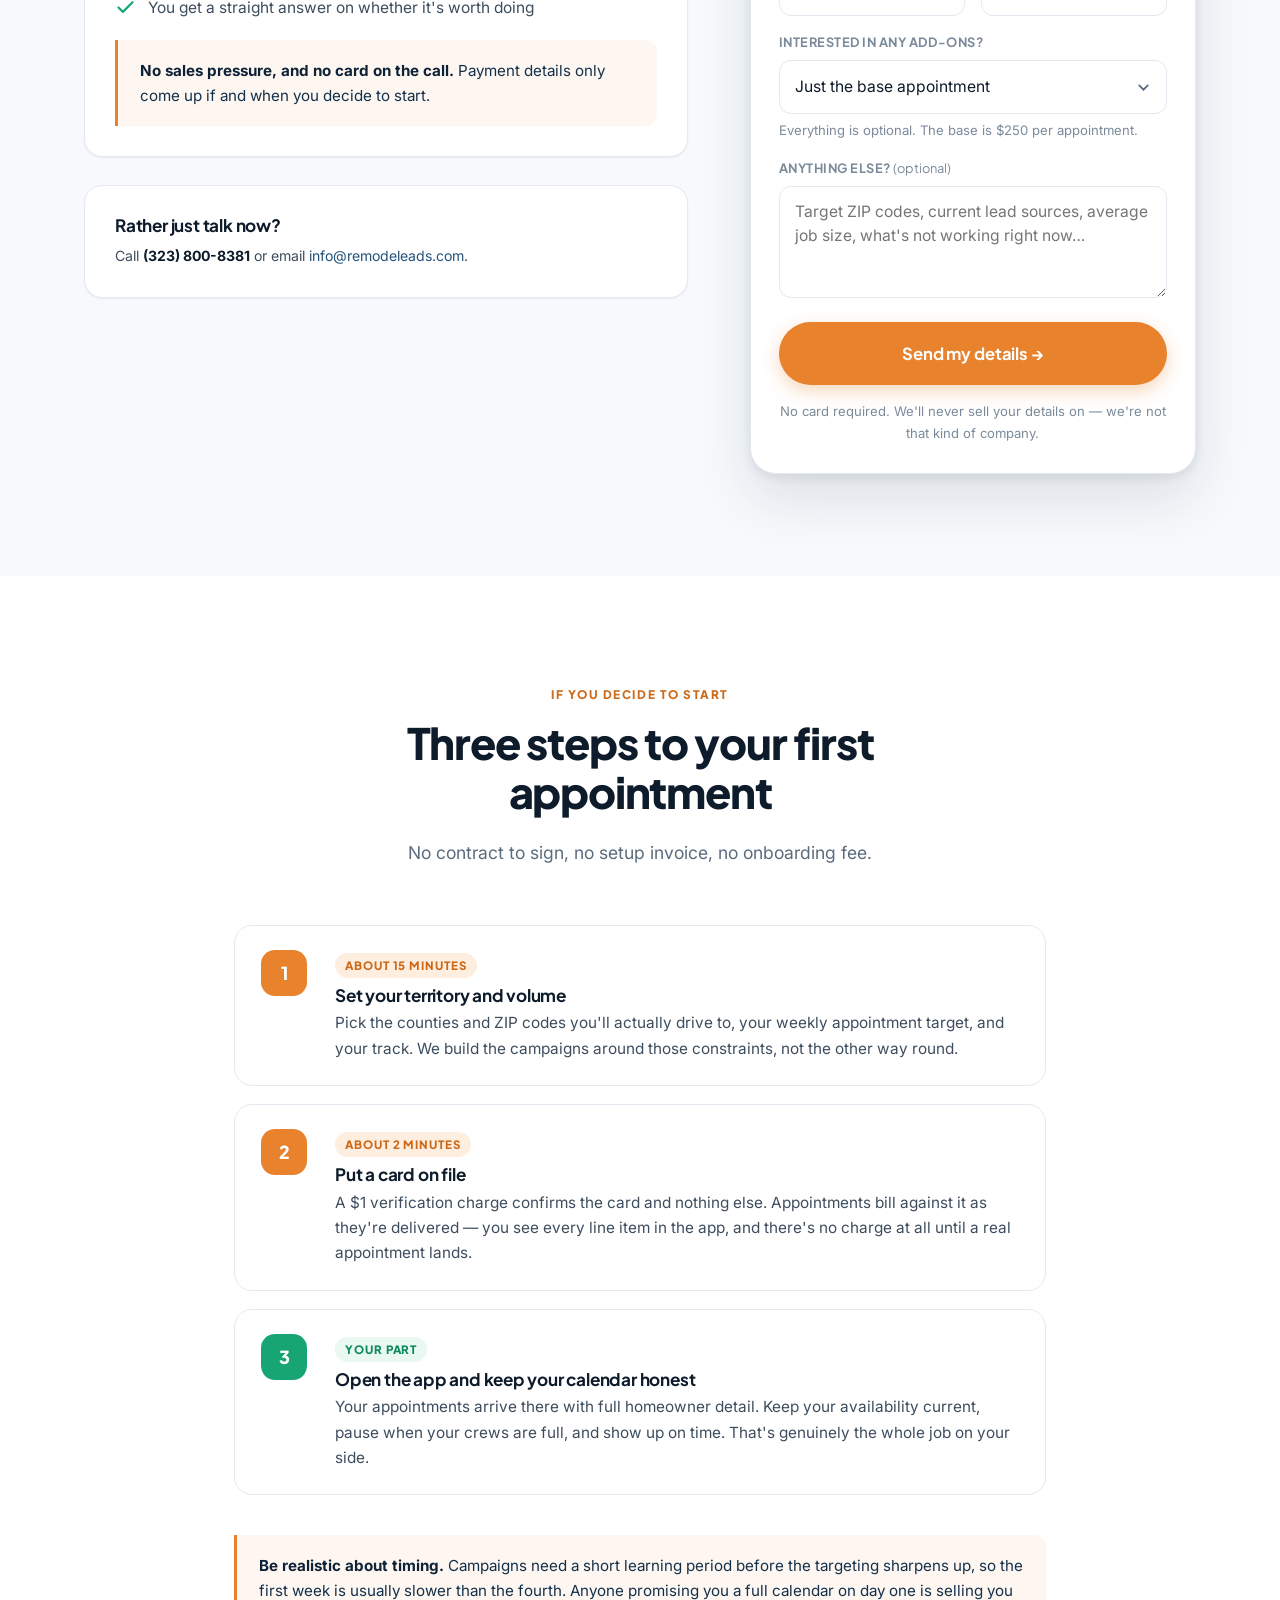
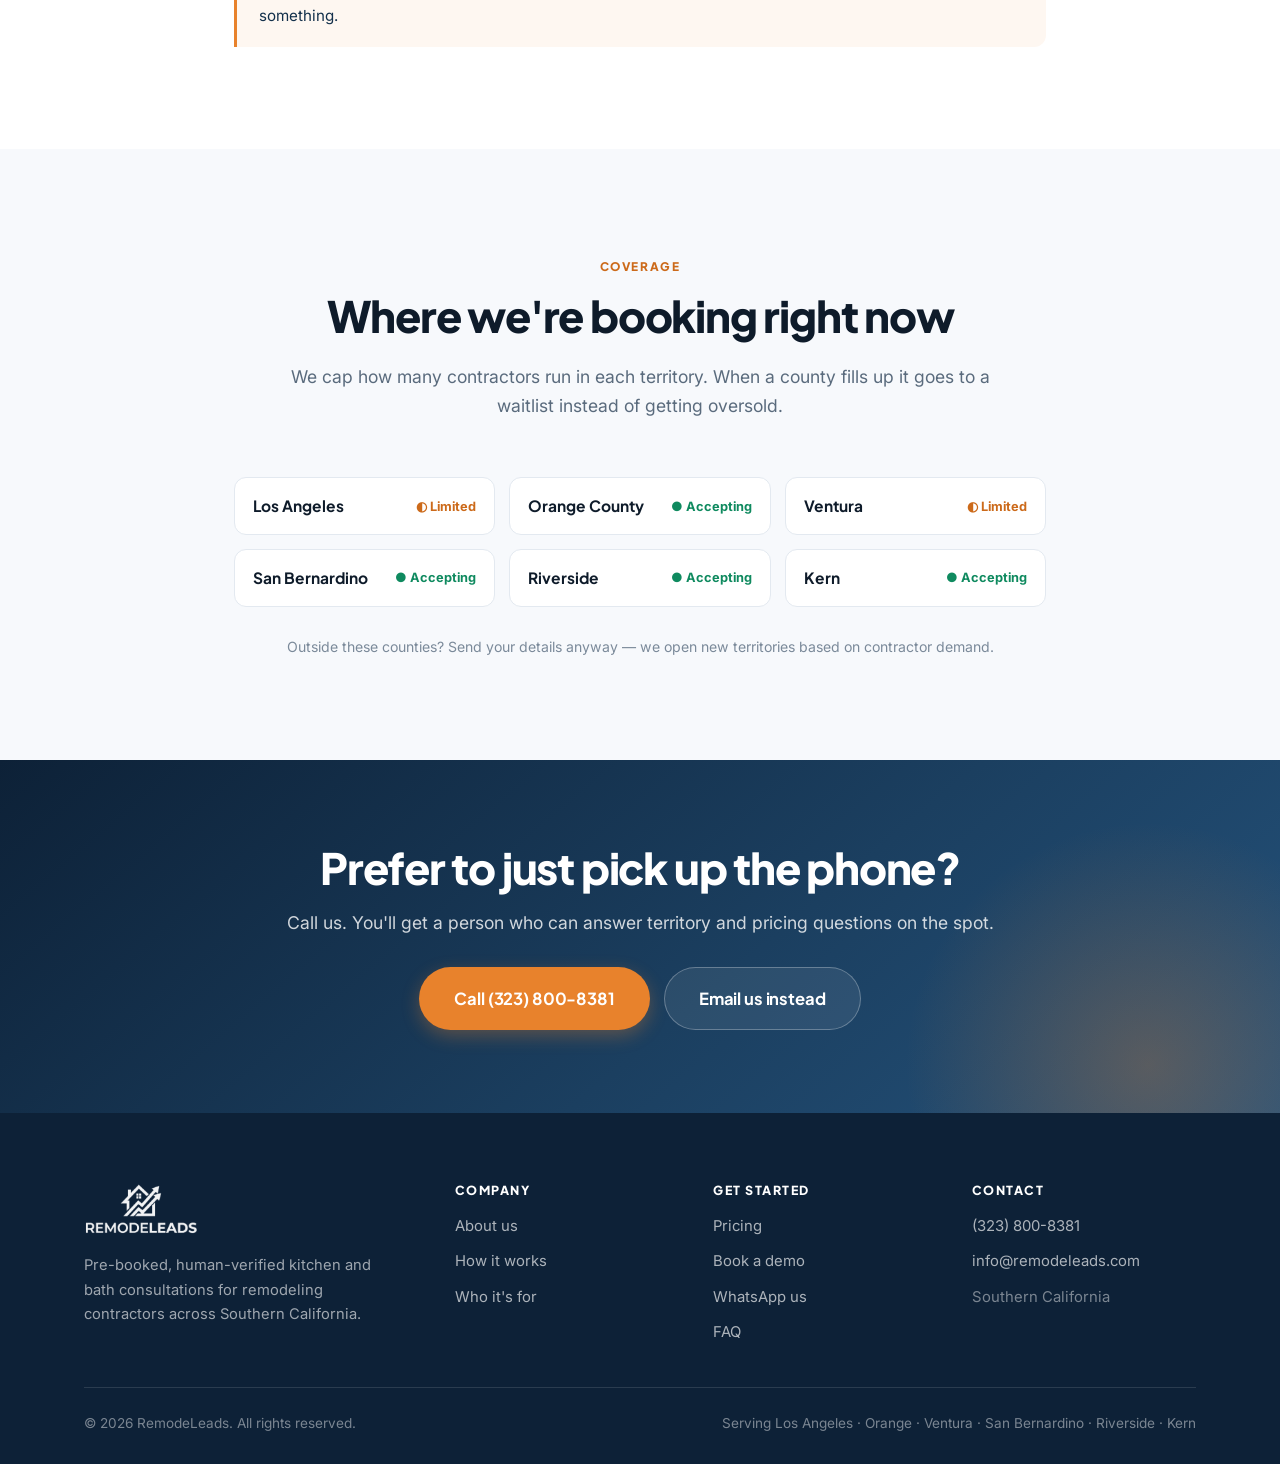
<file: book.html>
<!DOCTYPE html>
<html lang="en-US">
<head>
<meta charset="UTF-8">
<meta name="viewport" content="width=device-width, initial-scale=1">
<title>Book a Call — RemodeLeads | Check Your Territory in 15 Minutes</title>
<meta name="description" content="Talk to RemodeLeads on WhatsApp, book a demo, or sign up in the app yourself. We'll tell you what capacity looks like in your county and which plan fits your crew.">
<link rel="icon" type="image/png" href="assets/img/favicon.png">
<link rel="preconnect" href="https://fonts.googleapis.com">
<link rel="preconnect" href="https://fonts.gstatic.com" crossorigin>
<link href="https://fonts.googleapis.com/css2?family=Inter:wght@400;500;600;700&family=Plus+Jakarta+Sans:wght@600;700;800&display=swap" rel="stylesheet">
<noscript><style>.reveal{opacity:1!important;transform:none!important}</style></noscript>
<link rel="stylesheet" href="assets/css/styles.css?v=16">
</head>
<body>

<div class="topbar">
  <div class="container topbar__inner">
    <span class="topbar__item"><span class="dot dot--pulse"></span> Now booking consultations across <strong>6 Southern California counties</strong></span>
    <span class="topbar__item">Talk to us: <a href="tel:+13238008381">(323) 800-8381</a></span>
  </div>
</div>

<header class="site-header">
  <div class="container">
    <nav class="nav" aria-label="Main">
      <a class="nav__logo" href="index.html" aria-label="RemodeLeads home"><img src="assets/img/logo.png" alt="RemodeLeads"></a>
      <ul class="nav__links">
        <li><a href="how-it-works.html">How It Works</a></li>
        <li><a href="pricing.html">Pricing</a></li>
        <li><a href="who-its-for.html">Who It's For</a></li>
        <li><a href="faq.html">FAQ</a></li>
        <li><a href="about.html">About</a></li>
      </ul>
      <span class="nav__spacer"></span>
      <div class="nav__actions">
        <a class="nav__phone" href="tel:+13238008381">
          <svg viewBox="0 0 24 24" fill="none" stroke="currentColor" stroke-width="2" stroke-linecap="round" stroke-linejoin="round"><path d="M22 16.92v3a2 2 0 0 1-2.18 2 19.79 19.79 0 0 1-8.63-3.07 19.5 19.5 0 0 1-6-6 19.79 19.79 0 0 1-3.07-8.67A2 2 0 0 1 4.11 2h3a2 2 0 0 1 2 1.72c.13.96.36 1.9.7 2.81a2 2 0 0 1-.45 2.11L8.09 9.91a16 16 0 0 0 6 6l1.27-1.27a2 2 0 0 1 2.11-.45c.9.34 1.85.57 2.81.7A2 2 0 0 1 22 16.92z"/></svg>
          <span>(323) 800-8381</span>
        </a>
        <a class="btn btn--primary btn--sm" href="https://app.remodeleads.com/join">Get Appointments</a>
        <button class="nav__toggle" aria-label="Open menu" aria-expanded="false"><span></span></button>
      </div>
    </nav>
  </div>
  <div class="mobile-menu">
    <div class="container">
      <ul>
        <li><a href="how-it-works.html">How It Works</a></li>
        <li><a href="pricing.html">Pricing</a></li>
        <li><a href="who-its-for.html">Who It's For</a></li>
        <li><a href="faq.html">FAQ</a></li>
        <li><a href="about.html">About</a></li>
      </ul>
      <a class="btn btn--primary btn--block" href="https://app.remodeleads.com/join">Start Getting Appointments</a>
    </div>
  </div>
</header>

<main>

<section class="page-hero">
  <div class="container container--narrow">
    <span class="eyebrow">Talk to us</span>
    <h1>Book a demo, or just message us</h1>
    <p>We'll show you the app, tell you what capacity actually looks like in your county, and
    walk through which plan fits your crew size. If you're not a fit, we'll say so rather than
    take your money.</p>
    <div class="btn-row mt-3">
      <a class="btn btn--primary btn--lg" href="#demo">Book a demo</a>
      <a class="btn btn--outline btn--lg" href="https://wa.me/972557127466?text=Hi%2C%20I%20came%20from%20your%20website%20and%20I%27d%20love%20to%20ask%20a%20few%20questions." target="_blank" rel="noopener">Ask on WhatsApp</a>
    </div>
  </div>
</section>

<!-- ========================= HOW TO REACH US ======================== -->
<section class="section">
  <div class="container">
    <div class="section-head reveal">
      <h2>However you'd rather do it</h2>
      <p>Pick a slot, send a message, or skip the conversation entirely.</p>
    </div>

    <div class="grid grid-4">
      <div class="card card--hover reveal">
        <div class="icon-box icon-box--orange">
          <svg viewBox="0 0 24 24" fill="none" stroke="currentColor" stroke-width="2" stroke-linecap="round" stroke-linejoin="round"><rect x="3" y="4" width="18" height="18" rx="2"/><line x1="16" y1="2" x2="16" y2="6"/><line x1="8" y1="2" x2="8" y2="6"/><line x1="3" y1="10" x2="21" y2="10"/></svg>
        </div>
        <h4>Book a demo</h4>
        <p class="small">Fifteen minutes on a call. We share the screen and show you the app and
        the real numbers for your county.</p>
        <p><a class="link-arrow" href="#demo">Pick a time <span>&rarr;</span></a></p>
      </div>
      <div class="card card--hover reveal" data-delay="1">
        <div class="icon-box">
          <svg viewBox="0 0 24 24" fill="none" stroke="currentColor" stroke-width="2" stroke-linecap="round" stroke-linejoin="round"><path d="M21 11.5a8.38 8.38 0 0 1-.9 3.8 8.5 8.5 0 0 1-7.6 4.7 8.38 8.38 0 0 1-3.8-.9L3 21l1.9-5.7a8.38 8.38 0 0 1-.9-3.8 8.5 8.5 0 0 1 4.7-7.6 8.38 8.38 0 0 1 3.8-.9h.5a8.48 8.48 0 0 1 8 8v.5z"/></svg>
        </div>
        <h4>WhatsApp</h4>
        <p class="small">The fastest way. Goes straight to Shachar, one of the two owners — not a
        support queue.</p>
        <p><a class="link-arrow" href="https://wa.me/972557127466?text=Hi%2C%20I%20came%20from%20your%20website%20and%20I%27d%20love%20to%20ask%20a%20few%20questions." target="_blank" rel="noopener">Start the chat <span>&rarr;</span></a></p>
      </div>
      <div class="card card--hover reveal" data-delay="2">
        <div class="icon-box">
          <svg viewBox="0 0 24 24" fill="none" stroke="currentColor" stroke-width="2" stroke-linecap="round" stroke-linejoin="round"><path d="M22 16.92v3a2 2 0 0 1-2.18 2 19.79 19.79 0 0 1-8.63-3.07 19.5 19.5 0 0 1-6-6 19.79 19.79 0 0 1-3.07-8.67A2 2 0 0 1 4.11 2h3a2 2 0 0 1 2 1.72c.13.96.36 1.9.7 2.81a2 2 0 0 1-.45 2.11L8.09 9.91a16 16 0 0 0 6 6l1.27-1.27a2 2 0 0 1 2.11-.45c.9.34 1.85.57 2.81.7A2 2 0 0 1 22 16.92z"/></svg>
        </div>
        <h4>Phone</h4>
        <p class="small">Prefer to just talk? Call the office line during California business
        hours.</p>
        <p><a class="link-arrow" href="tel:+13238008381">(323) 800-8381 <span>&rarr;</span></a></p>
      </div>
      <div class="card card--hover reveal" data-delay="3">
        <div class="icon-box">
          <svg viewBox="0 0 24 24" fill="none" stroke="currentColor" stroke-width="2" stroke-linecap="round" stroke-linejoin="round"><polyline points="20 6 9 17 4 12"/></svg>
        </div>
        <h4>Skip the conversation</h4>
        <p class="small">Already know you want in? Sign up in the app yourself — it takes a few
        minutes, and past a $1 card verification nothing is charged until an appointment lands.</p>
        <p><a class="link-arrow" href="https://app.remodeleads.com/join">Sign up now <span>&rarr;</span></a></p>
      </div>
    </div>
  </div>
</section>

<!-- ============================== DEMO ============================= -->
<section class="section section--soft" id="demo">
  <div class="container">
    <div class="section-head reveal">
      <span class="eyebrow">Book a demo</span>
      <h2>Pick a time that works</h2>
      <p>Fifteen minutes, screen shared. No card and no commitment on the call.</p>
    </div>

    <!-- LeadConnector (GoHighLevel) booking widget. form_embed.js posts the
         calendar's height back to this page and resizes the iframe, so it must
         stay loaded and the iframe id must not change. -->
    <div class="embed-slot is-live reveal" id="scheduler-embed">
      <iframe src="https://api.leadconnectorhq.com/widget/booking/13Yx7TKN88biYplAfwTn"
              allow="payment"
              title="Book a demo with RemodeLeads"
              style="width:100%;border:none;overflow:hidden;min-height:720px"
              scrolling="no"
              id="13Yx7TKN88biYplAfwTn_1795008105755"></iframe>
    </div>
    <script src="https://link.msgsndr.com/js/form_embed.js" type="text/javascript"></script>

    <p class="text-center small muted mt-3 reveal">
      Calendar not loading? <a href="https://wa.me/972557127466?text=Hi%2C%20I%20came%20from%20your%20website%20and%20I%27d%20love%20to%20ask%20a%20few%20questions." target="_blank" rel="noopener">Message us on WhatsApp</a>
      or call <a href="tel:+13238008381">(323) 800-8381</a>.
    </p>
  </div>
</section>

<!-- ============================ APPLY FORM ============================= -->
<section class="section section--soft" id="apply">
  <div class="container">
    <div class="split split--wide-left">

      <div class="reveal">
        <span class="eyebrow">Or send your details</span>
        <h2>Tell us about your company</h2>
        <p class="lead">Two minutes. It tells us whether your territory is open and which
        track makes sense before we even get on the phone.</p>

        <div class="card mt-3">
          <h4>What happens on the call</h4>
          <ul class="check-list check-list--yes" style="margin-top:14px">
            <li><svg viewBox="0 0 24 24" fill="none" stroke="currentColor" stroke-width="2.5" stroke-linecap="round" stroke-linejoin="round"><polyline points="20 6 9 17 4 12"/></svg> We check real capacity in your county and ZIP codes</li>
            <li><svg viewBox="0 0 24 24" fill="none" stroke="currentColor" stroke-width="2.5" stroke-linecap="round" stroke-linejoin="round"><polyline points="20 6 9 17 4 12"/></svg> We work out which track fits your sales team</li>
            <li><svg viewBox="0 0 24 24" fill="none" stroke="currentColor" stroke-width="2.5" stroke-linecap="round" stroke-linejoin="round"><polyline points="20 6 9 17 4 12"/></svg> We show you what we're actually seeing in your area</li>
            <li><svg viewBox="0 0 24 24" fill="none" stroke="currentColor" stroke-width="2.5" stroke-linecap="round" stroke-linejoin="round"><polyline points="20 6 9 17 4 12"/></svg> You get a straight answer on whether it's worth doing</li>
          </ul>
          <div class="note" style="margin-top:20px">
            <strong>No sales pressure, and no card on the call.</strong> Payment details only
            come up if and when you decide to start.
          </div>
        </div>

        <div class="card mt-3">
          <h4>Rather just talk now?</h4>
          <p class="small">Call <a href="tel:+13238008381"><strong>(323) 800-8381</strong></a>
          or email <a href="mailto:info@remodeleads.com">info@remodeleads.com</a>.</p>
        </div>
      </div>

      <div class="widget reveal" data-delay="1">
        <div class="widget__head">
          <div>
            <div class="widget__title">Contractor application</div>
            <div class="small muted">We reply the same business day.</div>
          </div>
        </div>

        <form id="apply-form" novalidate>
          <div class="field-row">
            <div class="field">
              <label for="apply-company">Company name</label>
              <input type="text" id="apply-company" name="company" required autocomplete="organization">
              <div class="field__error">Required</div>
            </div>
            <div class="field">
              <label for="apply-name">Your name</label>
              <input type="text" id="apply-name" name="name" required autocomplete="name">
              <div class="field__error">Required</div>
            </div>
          </div>

          <div class="field-row">
            <div class="field">
              <label for="apply-phone">Phone</label>
              <input type="tel" id="apply-phone" name="phone" required autocomplete="tel" placeholder="(323) 555-0100">
              <div class="field__error">Required</div>
            </div>
            <div class="field">
              <label for="apply-email">Email</label>
              <input type="email" id="apply-email" name="email" required autocomplete="email">
              <div class="field__error">Enter a valid email</div>
            </div>
          </div>

          <div class="field">
            <label for="apply-county">Primary county</label>
            <select id="apply-county" name="county" required>
              <option value="">Select a county…</option>
              <!-- Counties injected from CONFIG in site.js -->
            </select>
            <div class="field__error">Required</div>
          </div>

          <div class="field">
            <label for="apply-service">What you build</label>
            <select id="apply-service" name="service" required>
              <option value="">Select a service type…</option>
              <option>Full Kitchen Remodel</option>
              <option>Full Bathroom Remodel</option>
              <option>Kitchen &amp; Bath Combo</option>
              <option>Whole-Home Renovation</option>
            </select>
            <div class="field__error">Required</div>
          </div>

          <div class="field-row">
            <div class="field">
              <label for="apply-salespeople">Salespeople on staff</label>
              <select id="apply-salespeople" name="salespeople" required>
                <option value="">Select…</option>
                <option>Just me</option>
                <option>2</option>
                <option>3</option>
                <option>4–6</option>
                <option>7+</option>
              </select>
              <div class="field__error">Required</div>
            </div>
            <div class="field">
              <label for="apply-volume">Appointments / week</label>
              <select id="apply-volume" name="volume" required>
                <option value="">Select…</option>
                <option>1–4</option>
                <option>5–9</option>
                <option>10–19</option>
                <option>20–49</option>
                <option>50+</option>
              </select>
              <div class="field__error">Required</div>
            </div>
          </div>

          <div class="field">
            <label for="apply-addons">Interested in any add-ons?</label>
            <select id="apply-addons" name="addons">
              <option>Just the base appointment</option>
              <option value="confirmed">Confirmation + Insurance (+$100)</option>
              <option value="kitchen">Kitchen only (+$35)</option>
              <option value="luxury">Luxury homes only (+$40)</option>
              <option value="noApartments">No apartments or condos (+$50)</option>
              <option value="unsure">Not sure — walk me through it</option>
            </select>
            <div class="field__hint">Everything is optional. The base is $250 per appointment.</div>
          </div>

          <div class="field">
            <label for="apply-notes">Anything else? <span class="muted" style="text-transform:none;letter-spacing:0;font-weight:400">(optional)</span></label>
            <textarea id="apply-notes" name="notes" placeholder="Target ZIP codes, current lead sources, average job size, what's not working right now…"></textarea>
          </div>

          <button class="btn btn--primary btn--block btn--lg" type="submit">Send my details →</button>

          <div class="widget__result" id="apply-status" role="status" aria-live="polite"></div>

          <div class="widget__foot">
            No card required. We'll never sell your details on — we're not that kind of company.
          </div>
        </form>
      </div>

    </div>
  </div>
</section>

<!-- ========================== ONBOARDING STEPS ========================= -->
<section class="section">
  <div class="container container--narrow">
    <div class="section-head reveal">
      <span class="eyebrow">If you decide to start</span>
      <h2>Three steps to your first appointment</h2>
      <p>No contract to sign, no setup invoice, no onboarding fee.</p>
    </div>

    <div class="steps">
      <div class="step step--them reveal">
        <div class="step__num">1</div>
        <div>
          <span class="step__tag step__tag--us">About 15 minutes</span>
          <h4>Set your territory and volume</h4>
          <p>Pick the counties and ZIP codes you'll actually drive to, your weekly appointment
          target, and your track. We build the campaigns around those constraints, not the
          other way round.</p>
        </div>
      </div>

      <div class="step step--them reveal" data-delay="1">
        <div class="step__num">2</div>
        <div>
          <span class="step__tag step__tag--us">About 2 minutes</span>
          <h4>Put a card on file</h4>
          <p>A $1 verification charge confirms the card and nothing else. Appointments bill
          against it as they're delivered — you see every line item in the app, and there's
          no charge at all until a real appointment lands.</p>
        </div>
      </div>

      <div class="step step--you reveal" data-delay="2">
        <div class="step__num">3</div>
        <div>
          <span class="step__tag step__tag--you">Your part</span>
          <h4>Open the app and keep your calendar honest</h4>
          <p>Your appointments arrive there with full homeowner detail. Keep your availability
          current, pause when your crews are full, and show up on time. That's genuinely the
          whole job on your side.</p>
        </div>
      </div>
    </div>

    <div class="note mt-4 reveal">
      <strong>Be realistic about timing.</strong> Campaigns need a short learning period before
      the targeting sharpens up, so the first week is usually slower than the fourth. Anyone
      promising you a full calendar on day one is selling you something.
    </div>
  </div>
</section>

<!-- ============================== COVERAGE ============================ -->
<section class="section section--soft">
  <div class="container container--narrow">
    <div class="section-head reveal">
      <span class="eyebrow">Coverage</span>
      <h2>Where we're booking right now</h2>
      <p>We cap how many contractors run in each territory. When a county fills up it goes to a
      waitlist instead of getting oversold.</p>
    </div>
    <div class="county-grid reveal" id="coverage-grid"></div>
    <p class="text-center muted small mt-3 reveal">
      Outside these counties? Send your details anyway — we open new territories based on contractor demand.
    </p>
  </div>
</section>

<section class="cta-band">
  <div class="container">
    <div class="cta-band__inner reveal">
      <h2>Prefer to just pick up the phone?</h2>
      <p>Call us. You'll get a person who can answer territory and pricing questions on the spot.</p>
      <div class="btn-row btn-row--center">
        <a class="btn btn--primary btn--lg" href="tel:+13238008381">Call (323) 800-8381</a>
        <a class="btn btn--ghost-light btn--lg" href="mailto:info@remodeleads.com">Email us instead</a>
      </div>
    </div>
  </div>
</section>

</main>

<footer class="site-footer">
  <div class="container">
    <div class="footer__grid footer">
      <div class="footer__brand">
        <img src="assets/img/logo.png" alt="RemodeLeads">
        <p>Pre-booked, human-verified kitchen and bath consultations for remodeling contractors across Southern California.</p>
      </div>
      <div>
        <h5>Company</h5>
        <ul>
          <li><a href="about.html">About us</a></li>
          <li><a href="how-it-works.html">How it works</a></li>
          <li><a href="who-its-for.html">Who it's for</a></li>
        </ul>
      </div>
      <div>
        <h5>Get started</h5>
        <ul>
          <li><a href="pricing.html">Pricing</a></li>
          <li><a href="#demo">Book a demo</a></li>
          <li><a href="https://wa.me/972557127466?text=Hi%2C%20I%20came%20from%20your%20website%20and%20I%27d%20love%20to%20ask%20a%20few%20questions." target="_blank" rel="noopener">WhatsApp us</a></li>
          <li><a href="faq.html">FAQ</a></li>
        </ul>
      </div>
      <div>
        <h5>Contact</h5>
        <ul>
          <li><a href="tel:+13238008381">(323) 800-8381</a></li>
          <li><a href="mailto:info@remodeleads.com">info@remodeleads.com</a></li>
          <li style="color:rgba(255,255,255,.45)">Southern California</li>
        </ul>
      </div>
    </div>
    <div class="footer__bottom">
      <span>© <span data-year>2026</span> RemodeLeads. All rights reserved.</span>
      <span>Serving Los Angeles · Orange · Ventura · San Bernardino · Riverside · Kern</span>
    </div>
  </div>
</footer>

<script src="assets/js/site.js?v=16"></script>
</body>
</html>
</file>
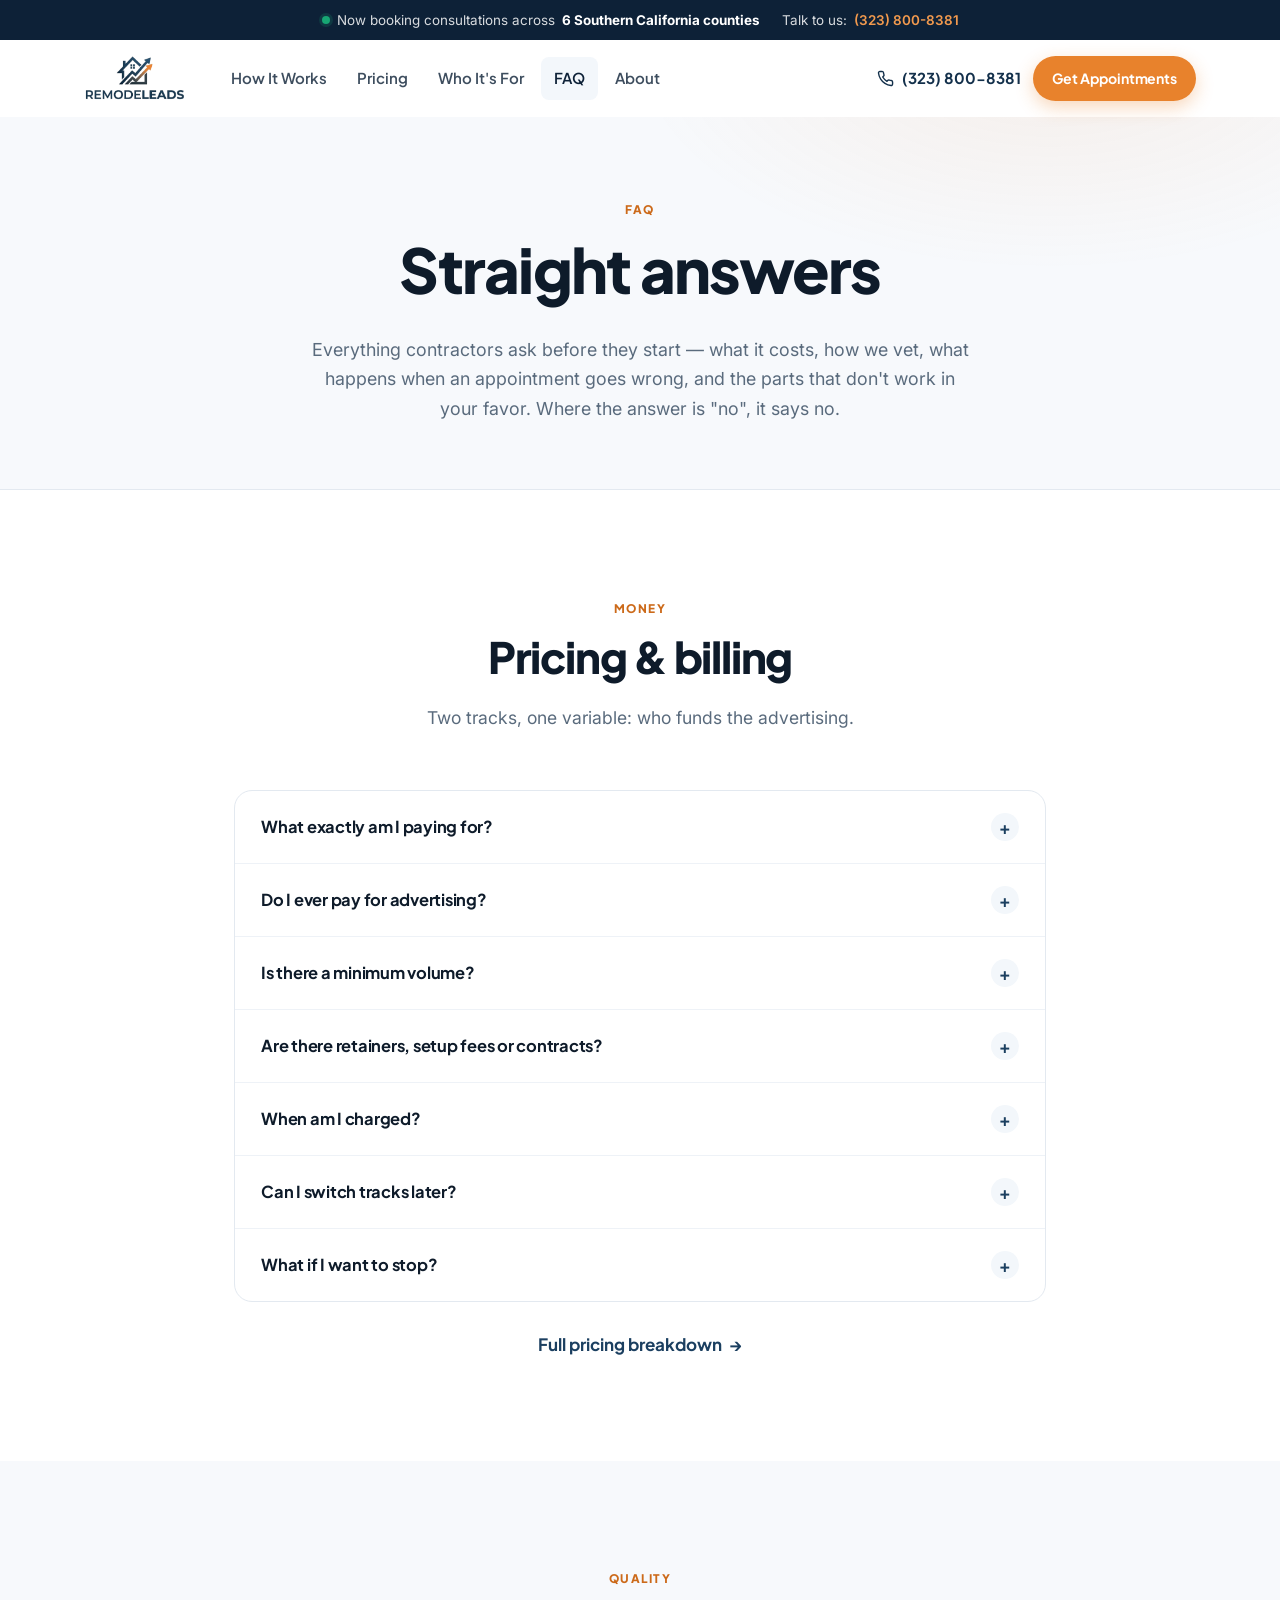
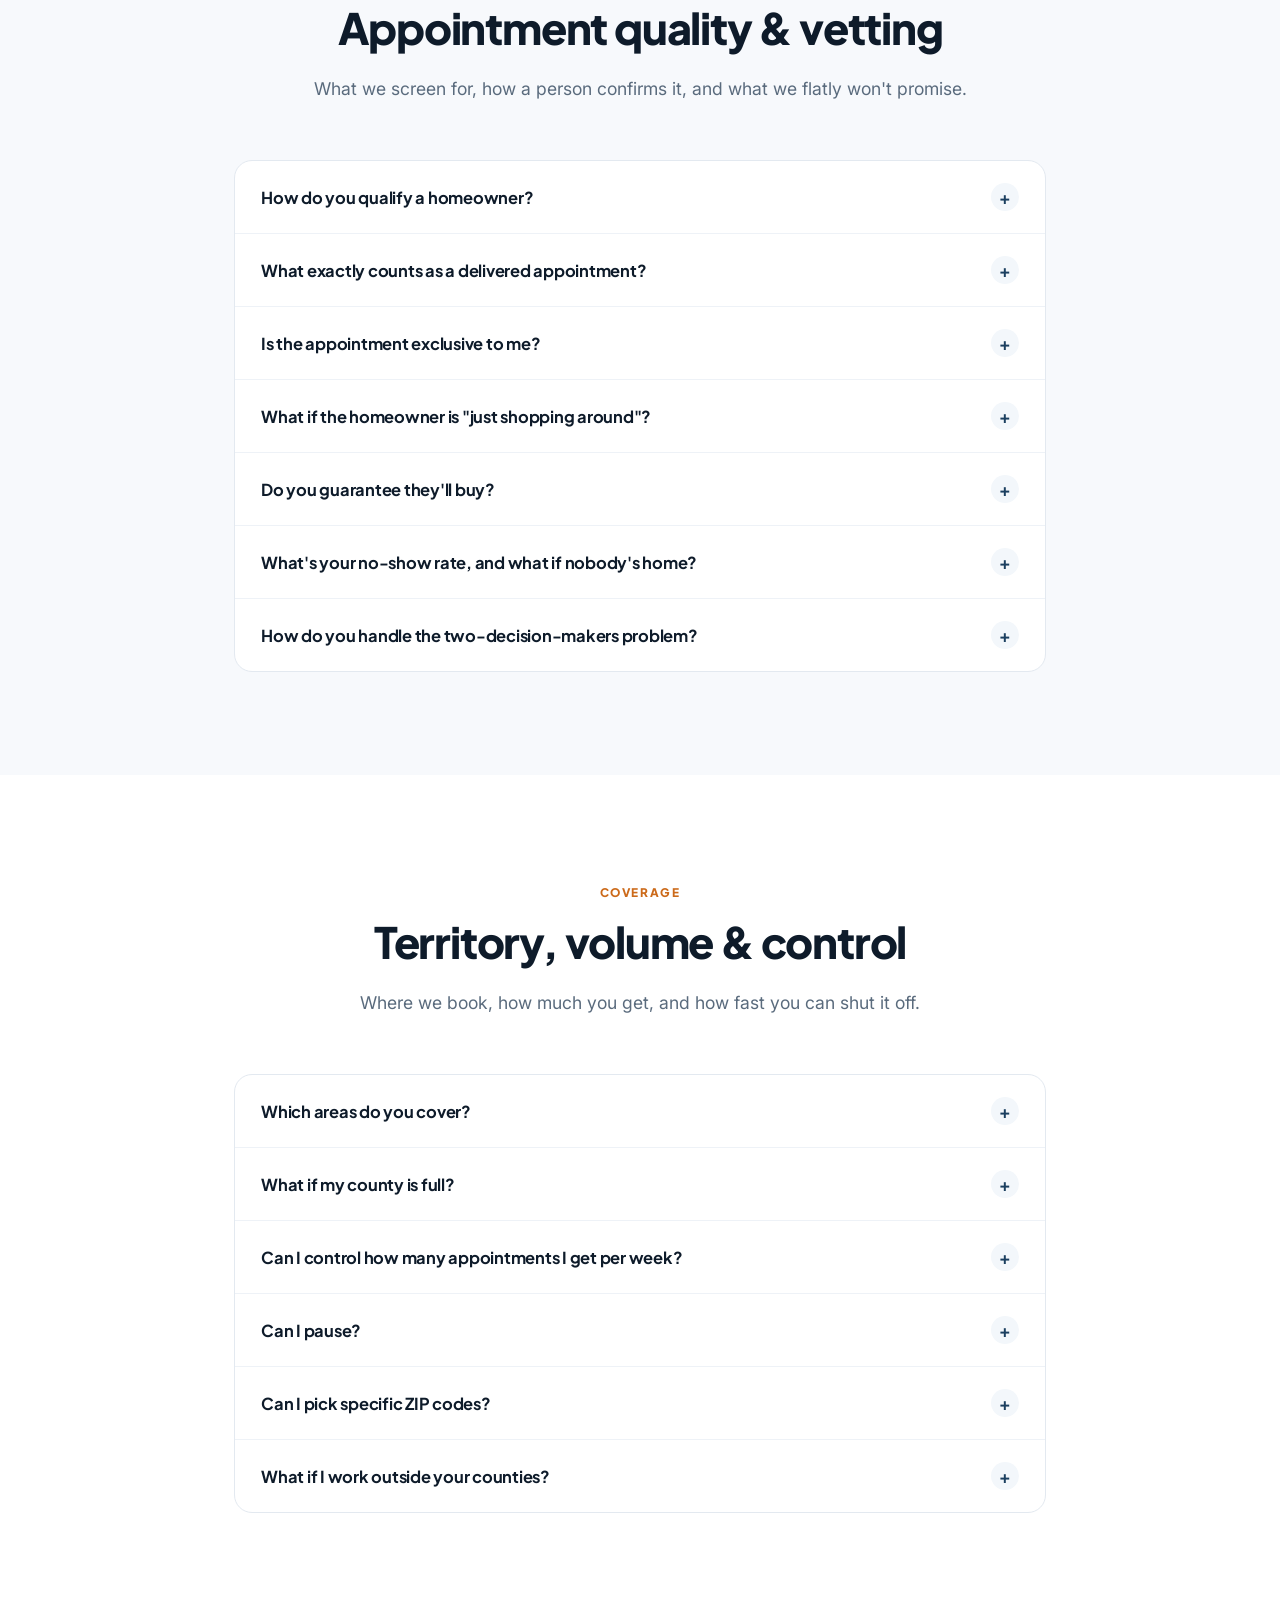
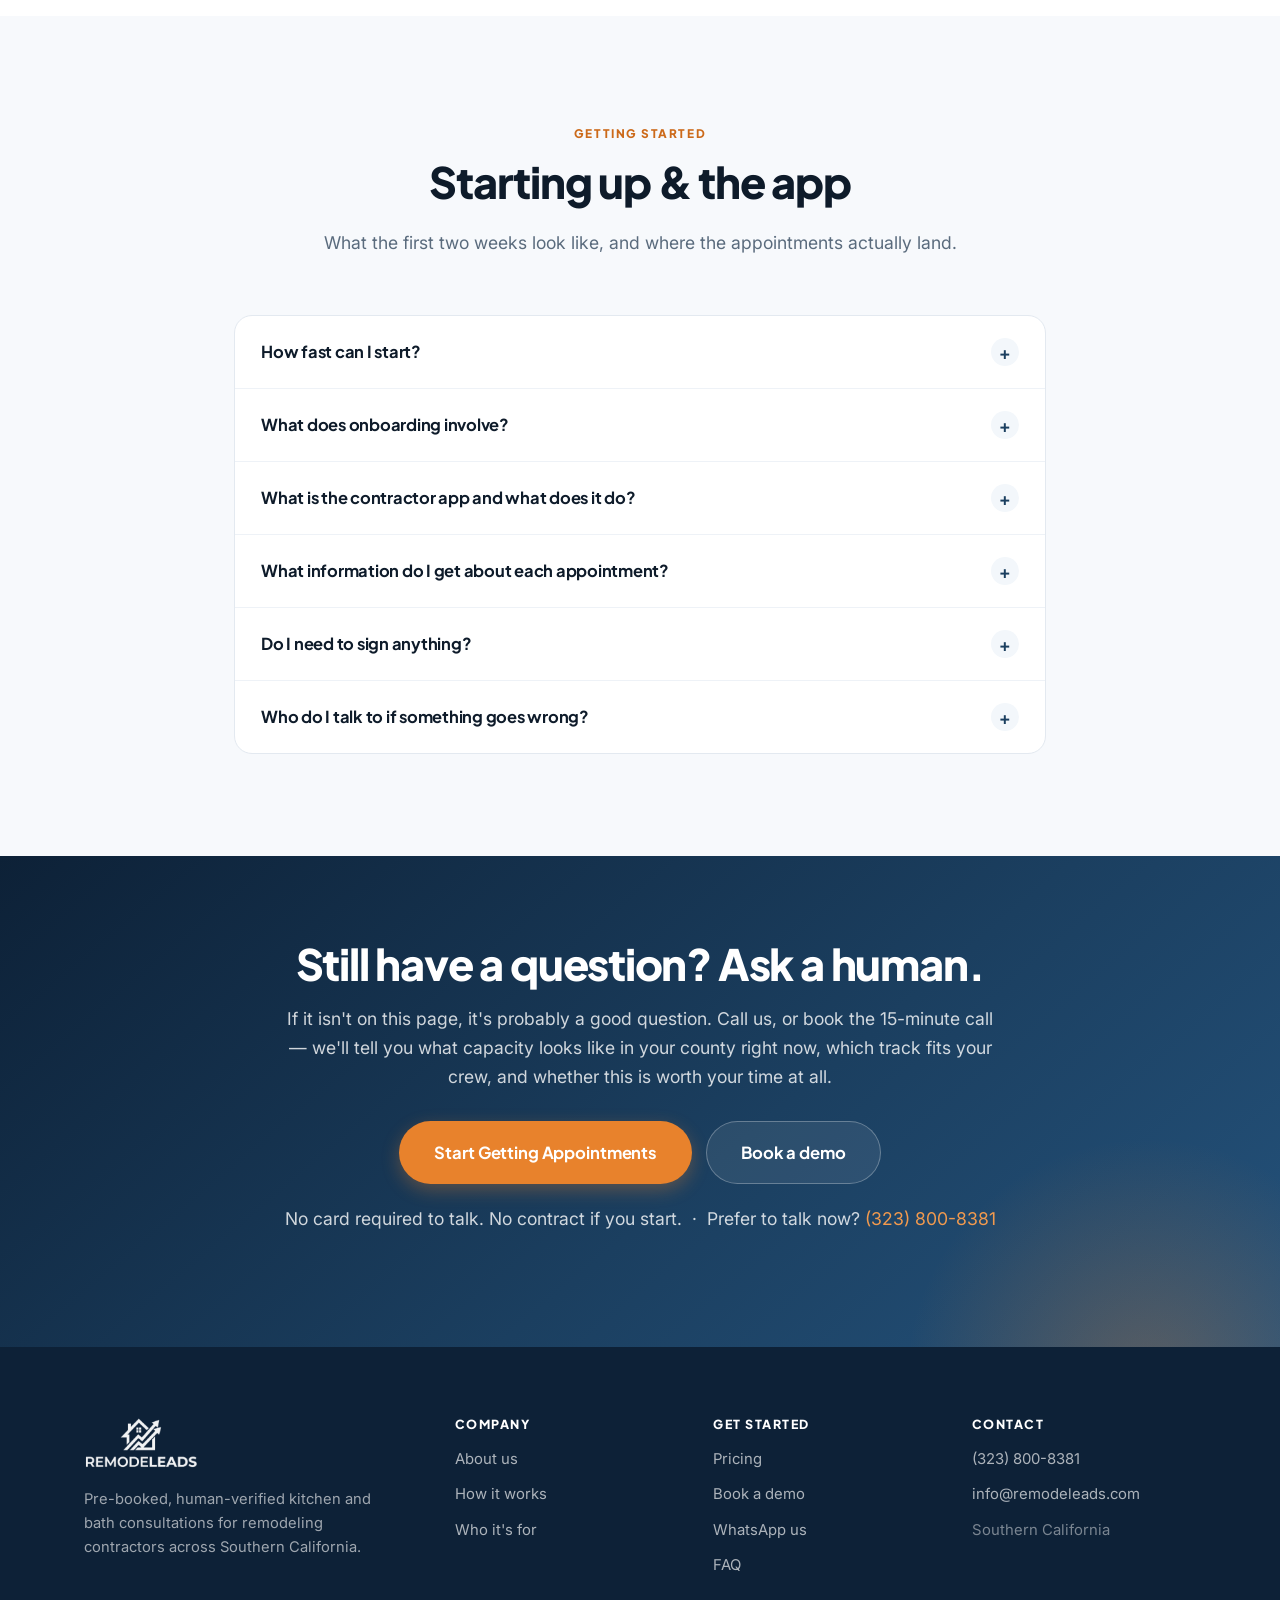
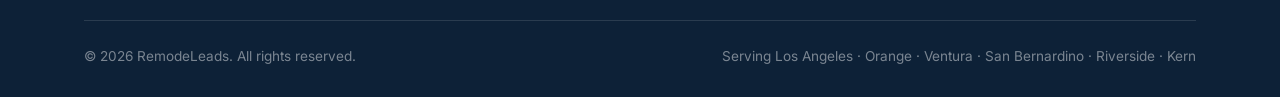
<file: faq.html>
<!DOCTYPE html>
<html lang="en-US">
<head>
<meta charset="UTF-8">
<meta name="viewport" content="width=device-width, initial-scale=1">
<title>FAQ — RemodeLeads | Straight Answers About Pricing, Vetting &amp; Territory</title>
<meta name="description" content="Honest answers to what contractors actually ask: what $250 per appointment covers, the optional add-ons, how we qualify homeowners, which counties are open, and what we do and don't guarantee.">
<link rel="icon" type="image/png" href="assets/img/favicon.png">
<link rel="preconnect" href="https://fonts.googleapis.com">
<link rel="preconnect" href="https://fonts.gstatic.com" crossorigin>
<link href="https://fonts.googleapis.com/css2?family=Inter:wght@400;500;600;700&family=Plus+Jakarta+Sans:wght@600;700;800&display=swap" rel="stylesheet">
<noscript><style>.reveal{opacity:1!important;transform:none!important}</style></noscript>
<link rel="stylesheet" href="assets/css/styles.css?v=16">
</head>
<body>

<div class="topbar">
  <div class="container topbar__inner">
    <span class="topbar__item"><span class="dot dot--pulse"></span> Now booking consultations across <strong>6 Southern California counties</strong></span>
    <span class="topbar__item">Talk to us: <a href="tel:+13238008381">(323) 800-8381</a></span>
  </div>
</div>

<header class="site-header">
  <div class="container">
    <nav class="nav" aria-label="Main">
      <a class="nav__logo" href="index.html" aria-label="RemodeLeads home"><img src="assets/img/logo.png" alt="RemodeLeads"></a>
      <ul class="nav__links">
        <li><a href="how-it-works.html">How It Works</a></li>
        <li><a href="pricing.html">Pricing</a></li>
        <li><a href="who-its-for.html">Who It's For</a></li>
        <li><a href="faq.html">FAQ</a></li>
        <li><a href="about.html">About</a></li>
      </ul>
      <span class="nav__spacer"></span>
      <div class="nav__actions">
        <a class="nav__phone" href="tel:+13238008381">
          <svg viewBox="0 0 24 24" fill="none" stroke="currentColor" stroke-width="2" stroke-linecap="round" stroke-linejoin="round"><path d="M22 16.92v3a2 2 0 0 1-2.18 2 19.79 19.79 0 0 1-8.63-3.07 19.5 19.5 0 0 1-6-6 19.79 19.79 0 0 1-3.07-8.67A2 2 0 0 1 4.11 2h3a2 2 0 0 1 2 1.72c.13.96.36 1.9.7 2.81a2 2 0 0 1-.45 2.11L8.09 9.91a16 16 0 0 0 6 6l1.27-1.27a2 2 0 0 1 2.11-.45c.9.34 1.85.57 2.81.7A2 2 0 0 1 22 16.92z"/></svg>
          <span>(323) 800-8381</span>
        </a>
        <a class="btn btn--primary btn--sm" href="https://app.remodeleads.com/join">Get Appointments</a>
        <button class="nav__toggle" aria-label="Open menu" aria-expanded="false"><span></span></button>
      </div>
    </nav>
  </div>
  <div class="mobile-menu">
    <div class="container">
      <ul>
        <li><a href="how-it-works.html">How It Works</a></li>
        <li><a href="pricing.html">Pricing</a></li>
        <li><a href="who-its-for.html">Who It's For</a></li>
        <li><a href="faq.html">FAQ</a></li>
        <li><a href="about.html">About</a></li>
      </ul>
      <a class="btn btn--primary btn--block" href="https://app.remodeleads.com/join">Start Getting Appointments</a>
    </div>
  </div>
</header>

<main>

<section class="page-hero">
  <div class="container container--narrow">
    <span class="eyebrow">FAQ</span>
    <h1>Straight answers</h1>
    <p>Everything contractors ask before they start — what it costs, how we vet, what happens when
    an appointment goes wrong, and the parts that don't work in your favor. Where the answer is
    "no", it says no.</p>
  </div>
</section>

<!-- ====================== A. PRICING & BILLING ===================== -->
<section class="section">
  <div class="container container--narrow">
    <div class="section-head reveal">
      <span class="eyebrow">Money</span>
      <h2>Pricing &amp; billing</h2>
      <p>Two tracks, one variable: who funds the advertising.</p>
    </div>

    <div class="accordion reveal">
      <div class="acc-item">
        <button class="acc-btn">What exactly am I paying for? <span class="acc-btn__icon">+</span></button>
        <div class="acc-panel"><div class="acc-panel__inner"><p>A confirmed consultation with a homeowner who owns the property, has a real kitchen or bath project, and agreed to a specific day and time. Not a lead. Not a form fill. A name, a phone number, an exact address and a slot on your calendar. You pay per appointment delivered — nothing else.</p></div></div>
      </div>
      <div class="acc-item">
        <button class="acc-btn">Do I ever pay for advertising? <span class="acc-btn__icon">+</span></button>
        <div class="acc-panel"><div class="acc-panel__inner">
          <p>No. We fund the media out of our own account. There is no ad budget for you to set, top up or monitor — you're billed <strong>$250 per appointment</strong> and nothing else.</p>
          <p>That's deliberate. If a campaign has a bad month, that's our loss to absorb, not a line on your invoice. It also means we only make money when the campaigns actually produce appointments.</p>
        </div></div>
      </div>
      <div class="acc-item">
        <button class="acc-btn">Is there a minimum volume? <span class="acc-btn__icon">+</span></button>
        <div class="acc-panel"><div class="acc-panel__inner">
          <p>Ten a week because it's our money in the ad account, and campaigns need volume before the targeting sharpens up. Below that we'd be funding a campaign that never learns, and you'd get worse appointments out of it.</p>
          <p>Three salespeople because ten-plus consultations a week is more than one or two people can attend, follow up on and close properly. Appointments that sit unworked cost you money and make us look bad. Not meeting the thresholds isn't a rejection — <a href="pricing.html">Performance</a> has no thresholds at all.</p>
        </div></div>
      </div>
      <div class="acc-item">
        <button class="acc-btn">Are there retainers, setup fees or contracts? <span class="acc-btn__icon">+</span></button>
        <div class="acc-panel"><div class="acc-panel__inner"><p>No, no and no. No monthly management fee arriving on the 1st whether or not you got appointments. No setup or campaign-build fee — creative, targeting and onboarding are included. No term commitment. If we stop producing, you stop paying. That's the only leverage we think we should have.</p></div></div>
      </div>
      <div class="acc-item">
        <button class="acc-btn">When am I charged? <span class="acc-btn__icon">+</span></button>
        <div class="acc-panel"><div class="acc-panel__inner"><p>Per appointment, once it's delivered to your app and confirmed. You keep a card on file and each appointment bills against it as it lands. Every line item shows up in the app, so the total is never a surprise at the end of the month.</p></div></div>
      </div>
      <div class="acc-item">
        <button class="acc-btn">Can I switch tracks later? <span class="acc-btn__icon">+</span></button>
        <div class="acc-panel"><div class="acc-panel__inner"><p>Yes, any time, in either direction, with no penalty. Add confirmed arrival for a busy stretch and switch it off again later. The $250 base never changes underneath the add-ons.</p></div></div>
      </div>
      <div class="acc-item">
        <button class="acc-btn">What if I want to stop? <span class="acc-btn__icon">+</span></button>
        <div class="acc-panel"><div class="acc-panel__inner"><p>You tell us and we stop. No notice period, no cancellation fee, no "let me transfer you to retention." Appointments already confirmed on your calendar still get delivered and billed — we're not going to cancel on a homeowner who already said yes. After those, nothing. Most people pause instead of leaving, because pausing is one tap in the app.</p></div></div>
      </div>
    </div>

    <p class="text-center mt-3 reveal"><a class="link-arrow" href="pricing.html">Full pricing breakdown <span>→</span></a></p>
  </div>
</section>

<!-- ================ B. APPOINTMENT QUALITY & VETTING =============== -->
<section class="section section--soft">
  <div class="container container--narrow">
    <div class="section-head reveal">
      <span class="eyebrow">Quality</span>
      <h2>Appointment quality &amp; vetting</h2>
      <p>What we screen for, how a person confirms it, and what we flatly won't promise.</p>
    </div>

    <div class="accordion reveal">
      <div class="acc-item">
        <button class="acc-btn">How do you qualify a homeowner? <span class="acc-btn__icon">+</span></button>
        <div class="acc-panel"><div class="acc-panel__inner"><p>A person on our team calls and asks. Four things have to be true: they legally own the property, they intend to start within 30 to 90 days, the project is real scope — full kitchen, full bath, major renovation — and it isn't handyman work. Fail any one of them and the appointment never gets booked. These are questions on a recorded phone call, not checkboxes on a form.</p></div></div>
      </div>
      <div class="acc-item">
        <button class="acc-btn">What exactly counts as a delivered appointment? <span class="acc-btn__icon">+</span></button>
        <div class="acc-panel"><div class="acc-panel__inner"><p>Owner verified by phone, project inside the scope we agreed, intent to start within 30 to 90 days, every decision-maker present, an exact time they said yes to out loud, and an address inside the ZIP codes you picked. All six are confirmed by a person before it reaches your calendar, and the definition is settled in writing before the first appointment is ever booked.</p></div></div>
      </div>
      <div class="acc-item">
        <button class="acc-btn">Is the appointment exclusive to me? <span class="acc-btn__icon">+</span></button>
        <div class="acc-panel"><div class="acc-panel__inner"><p>The slot is yours. We never book two contractors onto the same homeowner, and we cap how many contractors we run per county so we're not selling the same territory five times over. What we can't control is a homeowner calling someone else on their own — plenty do. What we guarantee is that it wasn't us who sent them.</p></div></div>
      </div>
      <div class="acc-item">
        <button class="acc-btn">What if the homeowner is "just shopping around"? <span class="acc-btn__icon">+</span></button>
        <div class="acc-panel"><div class="acc-panel__inner"><p>Some of them are, and we're not going to pretend we filter that out. Comparing two or three bids is normal behavior in this trade. What we do filter is people who aren't ready to start, don't own the place, or want a $900 job. If you're being compared, you're being compared on a real project with a real timeline — that's a bid you can win.</p></div></div>
      </div>
      <div class="acc-item">
        <button class="acc-btn">Do you guarantee they'll buy? <span class="acc-btn__icon">+</span></button>
        <div class="acc-panel"><div class="acc-panel__inner"><p>No. Anyone who guarantees you closed deals is lying to you. We guarantee a qualified homeowner at a confirmed address at a confirmed time. Closing is your job — your pricing, your presentation, your follow-up. If your close rate is the problem, more appointments won't fix it, and we'd rather say that now than after you've spent money with us.</p></div></div>
      </div>
      <div class="acc-item">
        <button class="acc-btn">What's your no-show rate, and what if nobody's home? <span class="acc-btn__icon">+</span></button>
        <div class="acc-panel"><div class="acc-panel__inner">
          <p>No-shows happen, and we're not going to invent a percentage for a marketing page. We confirm with the homeowner ahead of the visit specifically to keep it low.</p>
          <p>If you drive out and nobody's there, flag it in the app with your notes. A person on our team reads it and listens back to the call. That's how the script gets fixed, so the same thing doesn't happen to the next contractor in your county.</p>
            <p>On <strong>Confirmation + Insurance</strong> you also get that appointment back as a free credit, applied automatically — there is nothing to claim. On the Basic plan a cancellation or no-show is not credited, which is the main reason most contractors take the confirmation plan.</p>
        </div></div>
      </div>
      <div class="acc-item">
        <button class="acc-btn">How do you handle the two-decision-makers problem? <span class="acc-btn__icon">+</span></button>
        <div class="acc-panel"><div class="acc-panel__inner"><p>We ask on the qualifying call who signs off on the project, and we book a time when everyone with a say can actually be there. "I need to talk to my wife" is the most common way a good consultation dies. If only one of them can make the slot, we'd rather move the appointment than burn your drive on a meeting that can't end in a decision.</p></div></div>
      </div>
    </div>
  </div>
</section>

<!-- ================= C. TERRITORY, VOLUME & CONTROL ================ -->
<section class="section">
  <div class="container container--narrow">
    <div class="section-head reveal">
      <span class="eyebrow">Coverage</span>
      <h2>Territory, volume &amp; control</h2>
      <p>Where we book, how much you get, and how fast you can shut it off.</p>
    </div>

    <div class="accordion reveal">
      <div class="acc-item">
        <button class="acc-btn">Which areas do you cover? <span class="acc-btn__icon">+</span></button>
        <div class="acc-panel"><div class="acc-panel__inner"><p>Six Southern California counties: Los Angeles, Orange, Ventura, San Bernardino, Riverside and Kern. That's where our campaigns and our call center are actually set up. We'd rather run six counties properly than claim the whole state and cover none of it well.</p></div></div>
      </div>
      <div class="acc-item">
        <button class="acc-btn">What if my county is full? <span class="acc-btn__icon">+</span></button>
        <div class="acc-panel"><div class="acc-panel__inner"><p>We tell you on the first call instead of taking your money and quietly under-delivering. We cap contractors per territory on purpose — oversell a county and appointments stop being exclusive, which is the entire product. If it's full, you go on the waitlist for that county and you're first in line when a slot frees up.</p></div></div>
      </div>
      <div class="acc-item">
        <button class="acc-btn">Can I control how many appointments I get per week? <span class="acc-btn__icon">+</span></button>
        <div class="acc-panel"><div class="acc-panel__inner"><p>Yes. You set a weekly target in the app and change it whenever you want. Crews freed up, dial it up. Booked solid into next month, dial it down. There is no minimum — set it to what your crew can genuinely attend.</p></div></div>
      </div>
      <div class="acc-item">
        <button class="acc-btn">Can I pause? <span class="acc-btn__icon">+</span></button>
        <div class="acc-panel"><div class="acc-panel__inner"><p>Yes, from the app, immediately. Nothing new gets booked until you switch it back on. Appointments already confirmed on your calendar still happen. No fee to pause, no limit on how long you stay paused.</p></div></div>
      </div>
      <div class="acc-item">
        <button class="acc-btn">Can I pick specific ZIP codes? <span class="acc-btn__icon">+</span></button>
        <div class="acc-panel"><div class="acc-panel__inner"><p>Yes. Counties are the starting point, but you can narrow to ZIP codes so you're not driving ninety minutes each way for one bathroom. Fair warning: the tighter you draw the map, the fewer homeowners there are to book, and your weekly volume drops with it. We'll tell you when you've cut it too fine.</p></div></div>
      </div>
      <div class="acc-item">
        <button class="acc-btn">What if I work outside your counties? <span class="acc-btn__icon">+</span></button>
        <div class="acc-panel"><div class="acc-panel__inner"><p>Tell us where. We open new territories based on contractor demand, not on a map we drew in advance. If we don't have coverage in your area yet, we'll say so plainly instead of signing you up and hoping it works out.</p></div></div>
      </div>
    </div>
  </div>
</section>

<!-- ================= D. GETTING STARTED & THE APP ================== -->
<section class="section section--soft">
  <div class="container container--narrow">
    <div class="section-head reveal">
      <span class="eyebrow">Getting started</span>
      <h2>Starting up &amp; the app</h2>
      <p>What the first two weeks look like, and where the appointments actually land.</p>
    </div>

    <div class="accordion reveal">
      <div class="acc-item">
        <button class="acc-btn">How fast can I start? <span class="acc-btn__icon">+</span></button>
        <div class="acc-panel"><div class="acc-panel__inner"><p>A 15-minute call to set your territory, weekly volume and track, then campaign setup on our end. Appointments typically begin landing within the first couple of weeks, once campaigns are live and have enough data to target properly. Anyone promising you booked consultations tomorrow is either recycling old leads or guessing.</p></div></div>
      </div>
      <div class="acc-item">
        <button class="acc-btn">What does onboarding involve? <span class="acc-btn__icon">+</span></button>
        <div class="acc-panel"><div class="acc-panel__inner"><p>One call and a card on file. We need your counties, your weekly volume, your service focus, the hours you can genuinely take consultations, and whatever you want the call center to say about your company. We build the campaigns and the creative — you never have to touch an ad account unless you're on Performance and want to.</p></div></div>
      </div>
      <div class="acc-item">
        <button class="acc-btn">What is the contractor app and what does it do? <span class="acc-btn__icon">+</span></button>
        <div class="acc-panel"><div class="acc-panel__inner">
          <p>It's where your appointments arrive and where you control the tap. Every booked consultation lands there with the full detail attached.</p>
          <p>From the same screen you set your weekly target, pause and resume, choose counties and ZIP codes, see what you've been billed, and flag anything that didn't match the notes we sent. It runs on your phone in the browser — nothing to install.</p>
        </div></div>
      </div>
      <div class="acc-item">
        <button class="acc-btn">What information do I get about each appointment? <span class="acc-btn__icon">+</span></button>
        <div class="acc-panel"><div class="acc-panel__inner"><p>Homeowner name, phone number, the exact address, notes on the project scope from the qualifying call, and the confirmed date and time. Enough to walk in prepared instead of asking questions the homeowner already answered on the phone.</p></div></div>
      </div>
      <div class="acc-item">
        <button class="acc-btn">Do I need to sign anything? <span class="acc-btn__icon">+</span></button>
        <div class="acc-panel"><div class="acc-panel__inner"><p>No contract and no term. You put a card on file so delivered appointments can bill against it — that's the whole commitment. Nothing to sign, and therefore nothing to get out of later.</p></div></div>
      </div>
      <div class="acc-item">
        <button class="acc-btn">Who do I talk to if something goes wrong? <span class="acc-btn__icon">+</span></button>
        <div class="acc-panel"><div class="acc-panel__inner"><p>A person. Call <a href="tel:+13238008381">(323) 800-8381</a> or email <a href="mailto:info@remodeleads.com">info@remodeleads.com</a>. Anything you flag in the app gets read by someone on our team, not handled by an automated rule. If an appointment was bad, say so — we'd rather hear it and fix the script than have it happen twice.</p></div></div>
      </div>
    </div>
  </div>
</section>

<section class="cta-band">
  <div class="container">
    <div class="cta-band__inner reveal">
      <h2>Still have a question? Ask a human.</h2>
      <p>If it isn't on this page, it's probably a good question. Call us, or book the 15-minute
      call — we'll tell you what capacity looks like in your county right now, which track fits
      your crew, and whether this is worth your time at all.</p>
      <div class="btn-row btn-row--center">
        <a class="btn btn--primary btn--lg" href="https://app.remodeleads.com/join">Start Getting Appointments</a>
        <a class="btn btn--ghost-light btn--lg" href="book.html#demo">Book a demo</a>
      </div>
      <p class="cta-band__note">No card required to talk. No contract if you start. &nbsp;·&nbsp; Prefer to talk now? <a href="tel:+13238008381" style="color:var(--orange-400)">(323) 800-8381</a></p>
    </div>
  </div>
</section>

</main>

<footer class="site-footer">
  <div class="container">
    <div class="footer__grid footer">
      <div class="footer__brand">
        <img src="assets/img/logo.png" alt="RemodeLeads">
        <p>Pre-booked, human-verified kitchen and bath consultations for remodeling contractors across Southern California.</p>
      </div>
      <div>
        <h5>Company</h5>
        <ul>
          <li><a href="about.html">About us</a></li>
          <li><a href="how-it-works.html">How it works</a></li>
          <li><a href="who-its-for.html">Who it's for</a></li>
        </ul>
      </div>
      <div>
        <h5>Get started</h5>
        <ul>
          <li><a href="pricing.html">Pricing</a></li>
          <li><a href="book.html#demo">Book a demo</a></li>
          <li><a href="https://wa.me/972557127466?text=Hi%2C%20I%20came%20from%20your%20website%20and%20I%27d%20love%20to%20ask%20a%20few%20questions." target="_blank" rel="noopener">WhatsApp us</a></li>
          <li><a href="faq.html">FAQ</a></li>
        </ul>
      </div>
      <div>
        <h5>Contact</h5>
        <ul>
          <li><a href="tel:+13238008381">(323) 800-8381</a></li>
          <li><a href="mailto:info@remodeleads.com">info@remodeleads.com</a></li>
          <li style="color:rgba(255,255,255,.45)">Southern California</li>
        </ul>
      </div>
    </div>
    <div class="footer__bottom">
      <span>© <span data-year>2026</span> RemodeLeads. All rights reserved.</span>
      <span>Serving Los Angeles · Orange · Ventura · San Bernardino · Riverside · Kern</span>
    </div>
  </div>
</footer>

<script src="assets/js/site.js?v=16"></script>
</body>
</html>
</file>
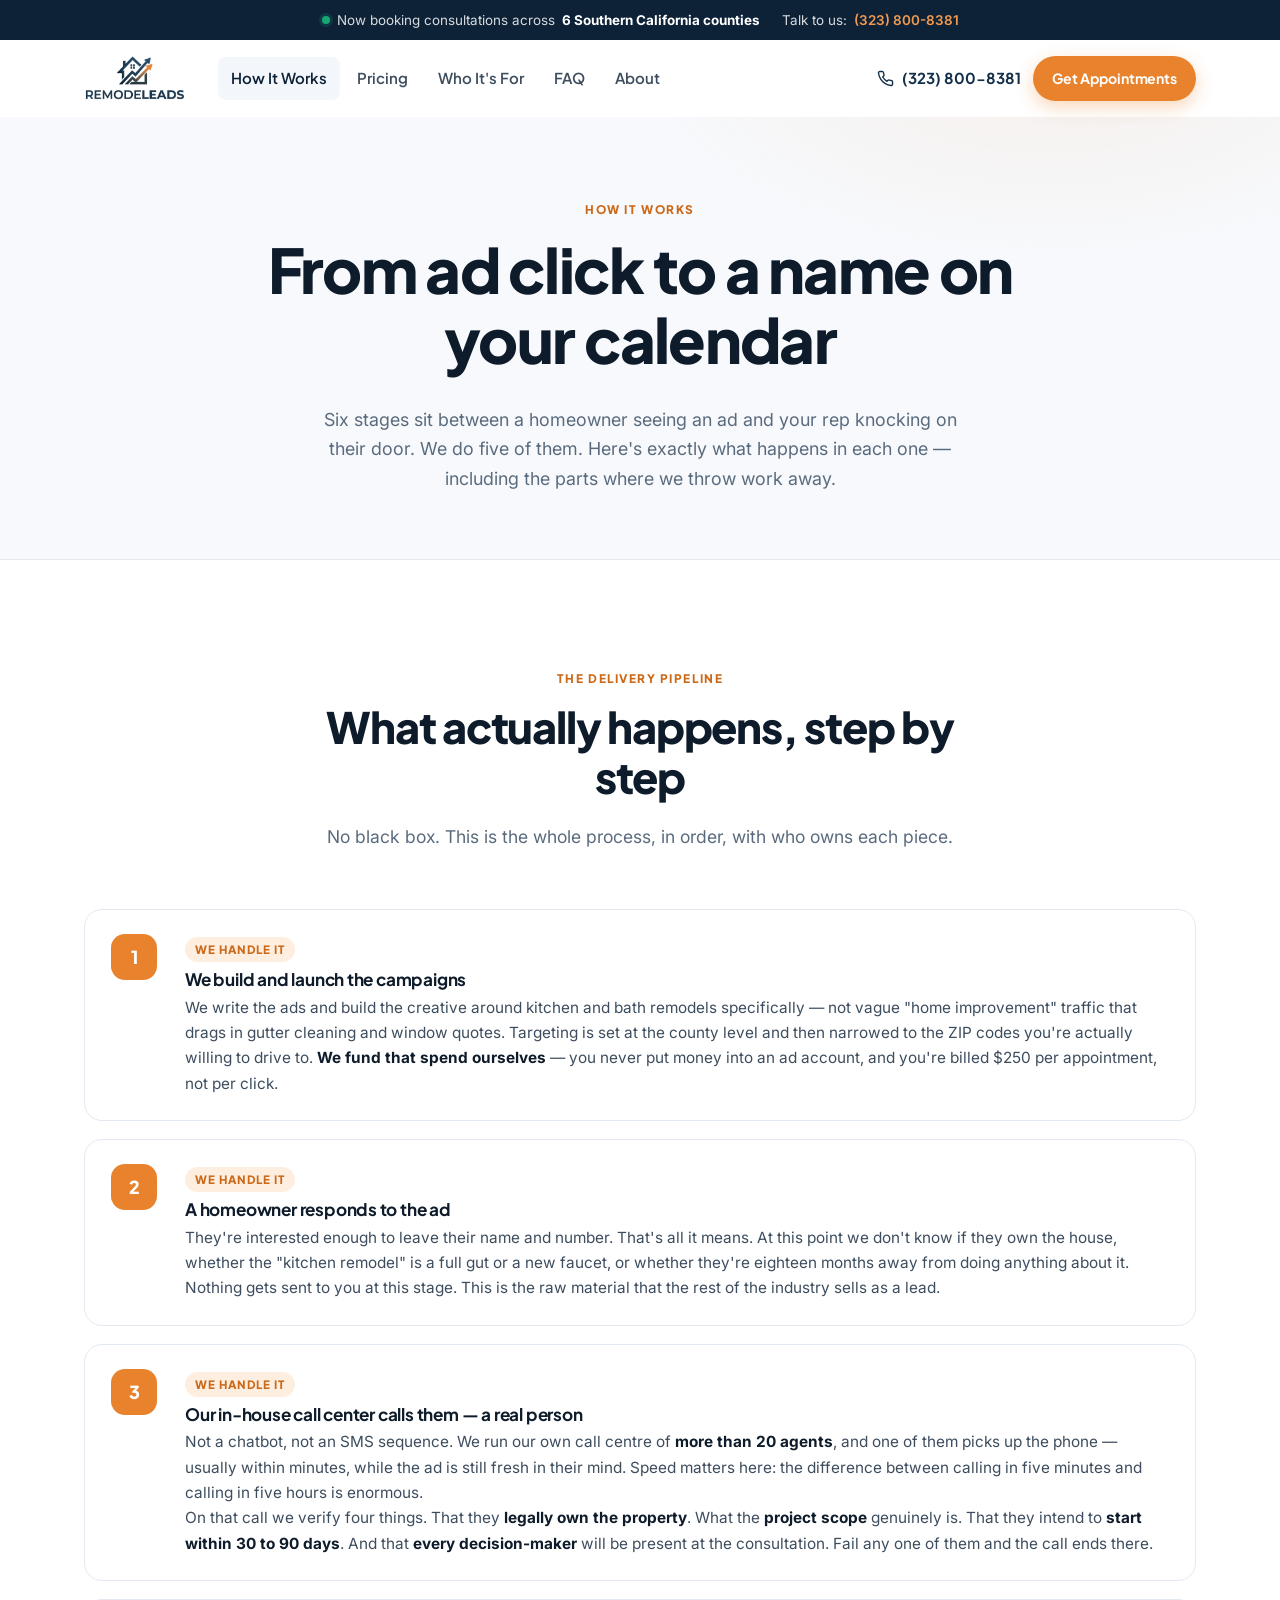
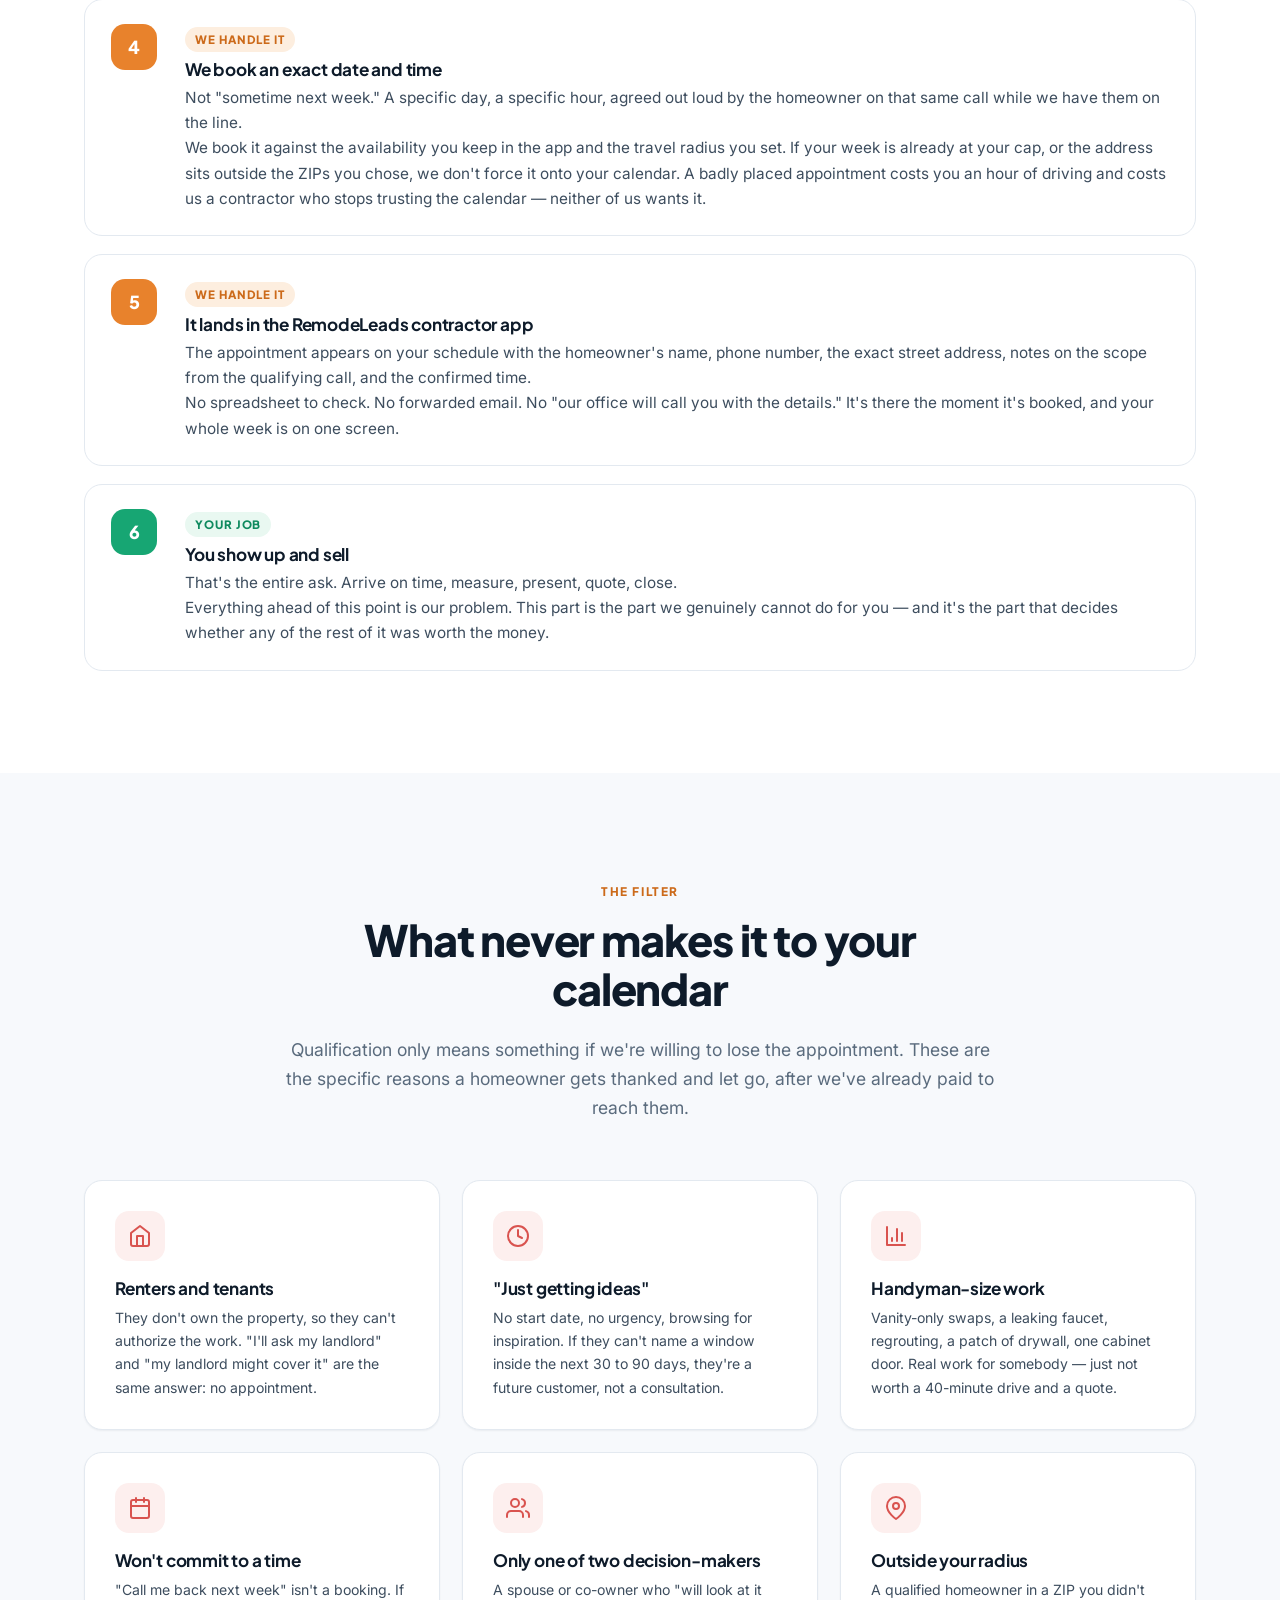
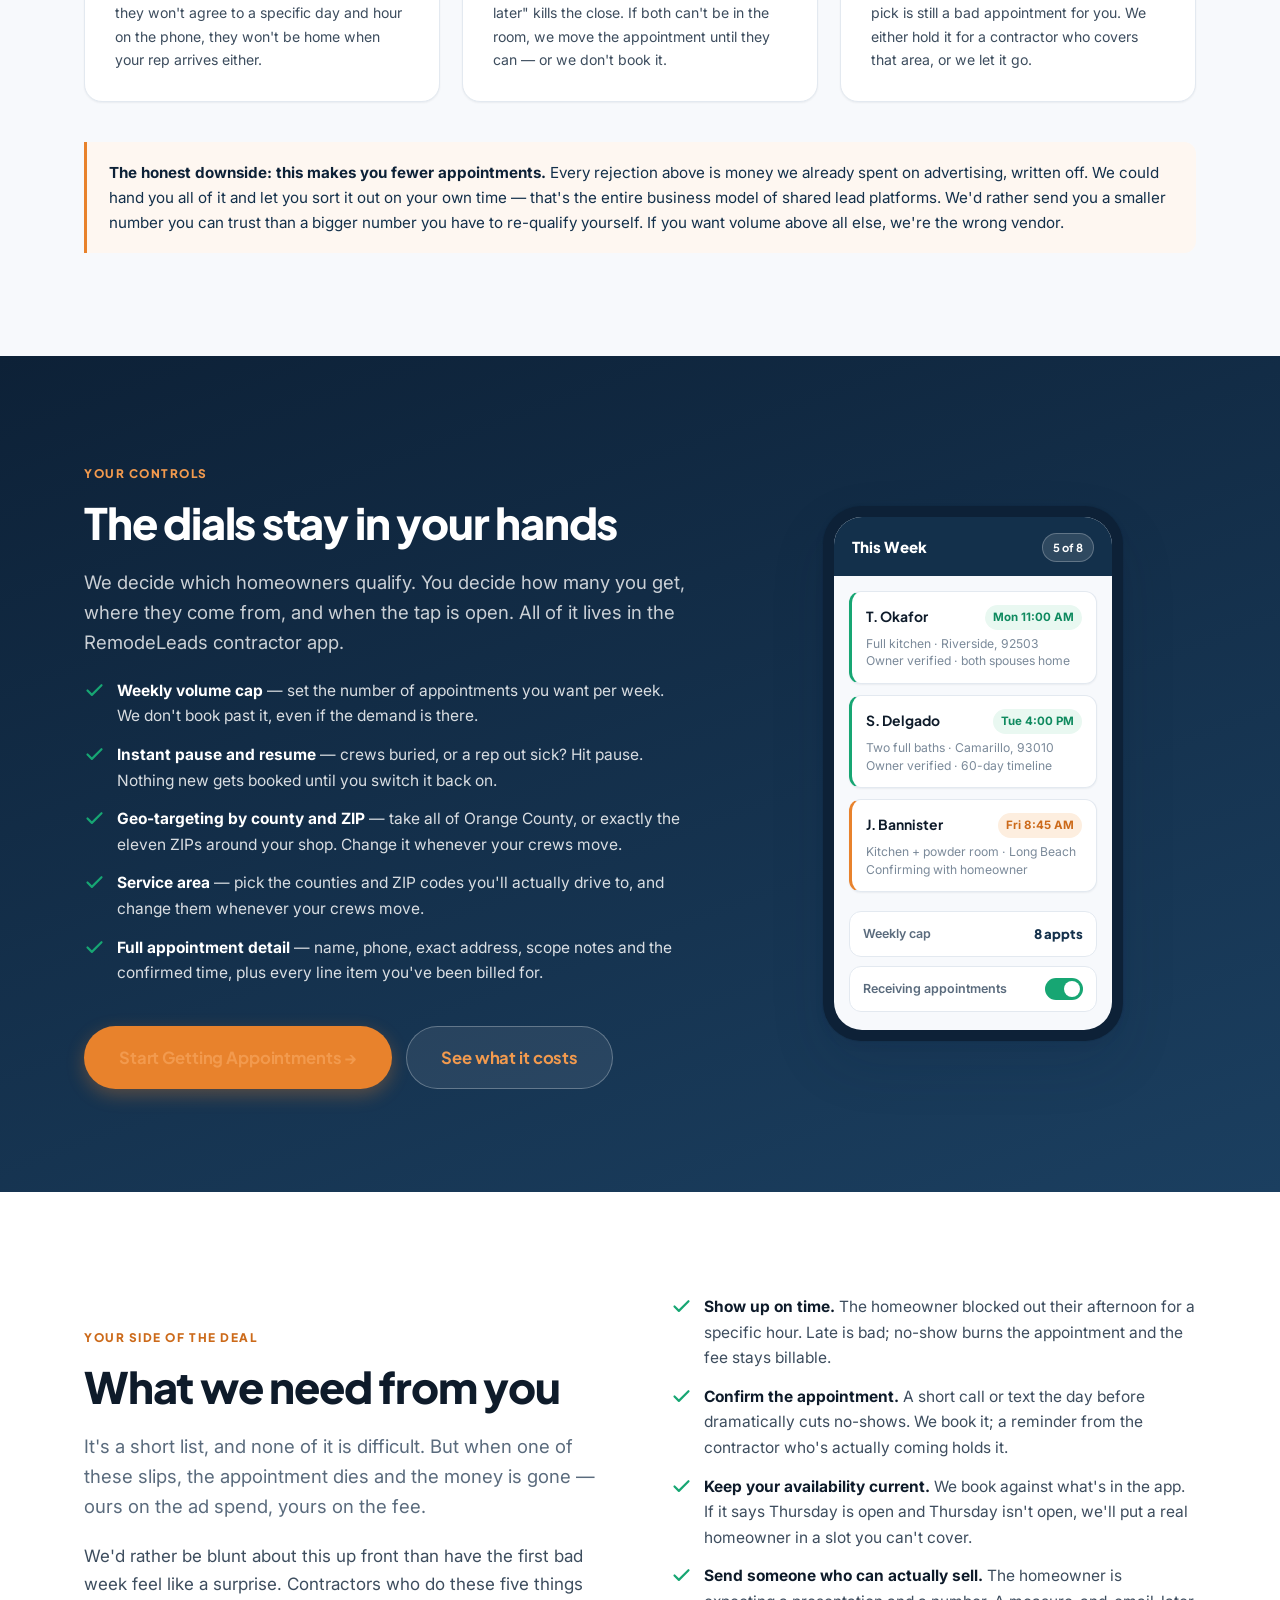
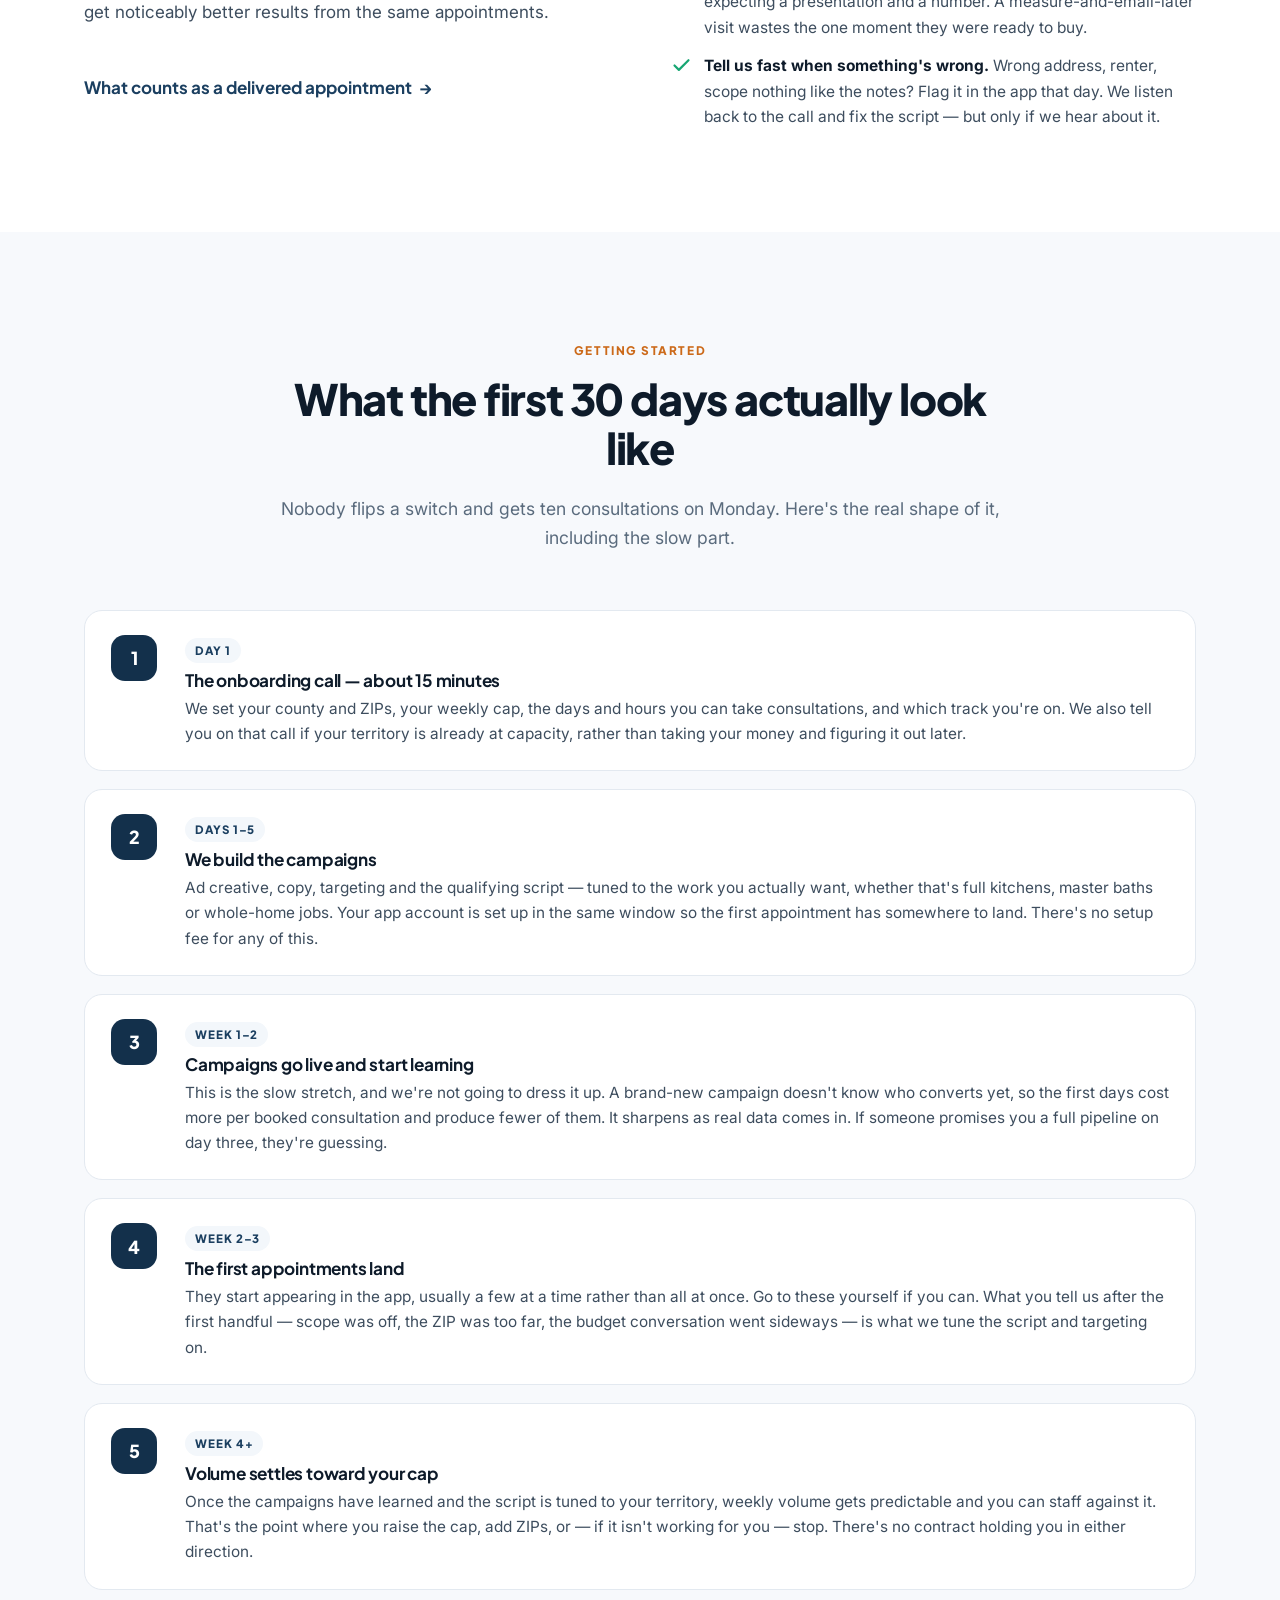
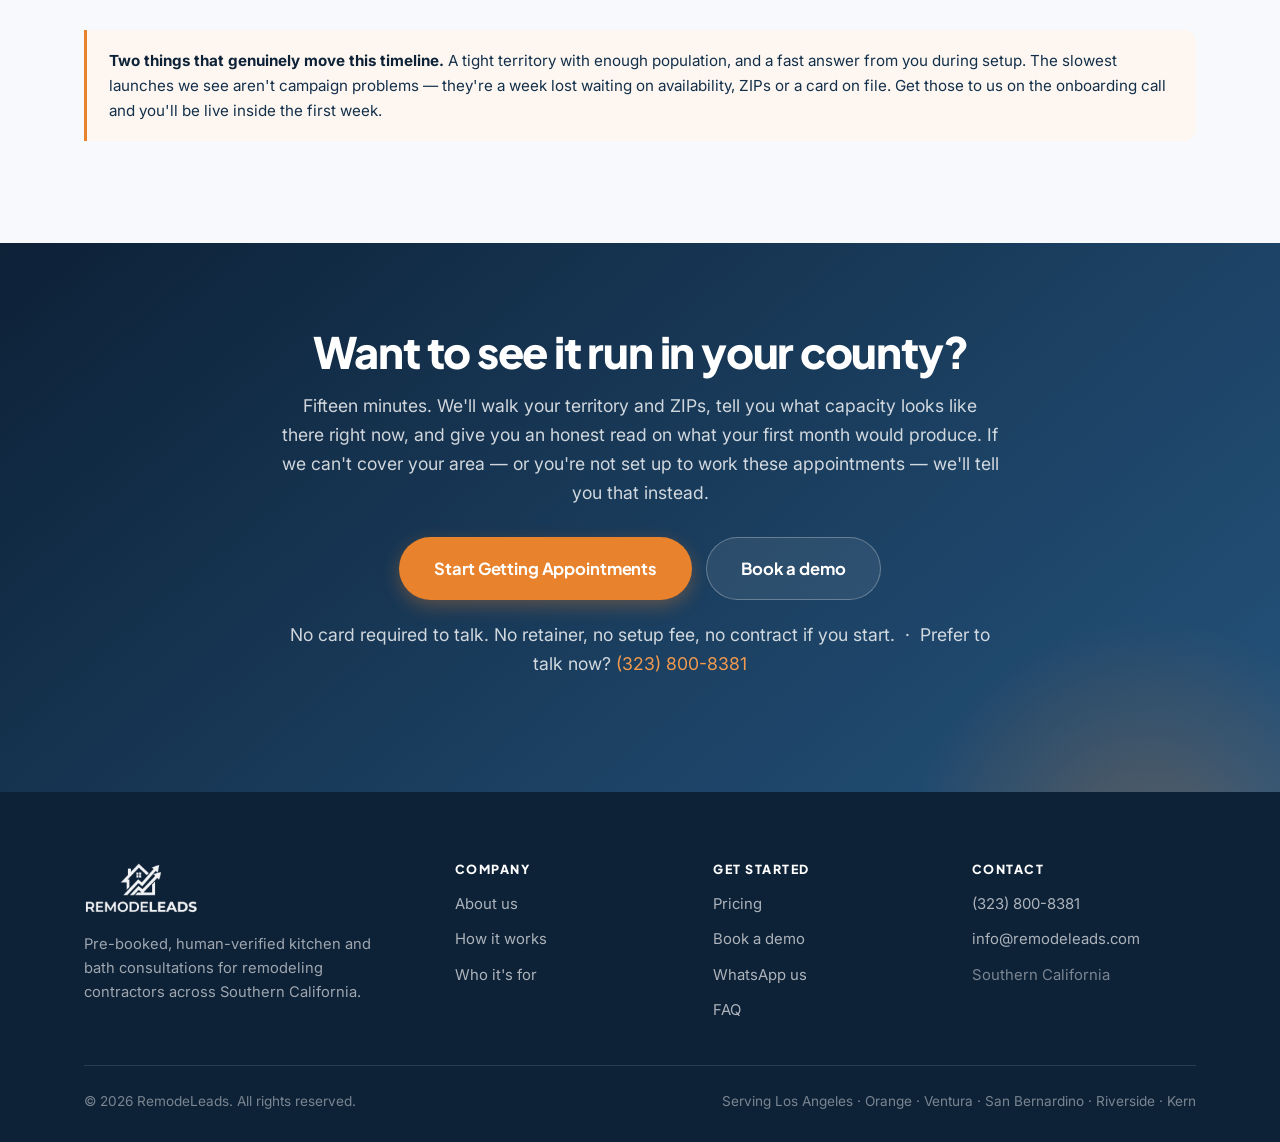
<file: how-it-works.html>
<!DOCTYPE html>
<html lang="en-US">
<head>
<meta charset="UTF-8">
<meta name="viewport" content="width=device-width, initial-scale=1">
<title>How It Works — RemodeLeads | From Ad Click to a Booked Consultation</title>
<meta name="description" content="The full delivery process, start to finish. We build and run the campaigns, our in-house call center verifies ownership, scope, timeline and decision-makers on the phone, then books an exact time on your calendar. Plus what we reject, what you control, and what the first 30 days really look like.">
<link rel="icon" type="image/png" href="assets/img/favicon.png">
<link rel="preconnect" href="https://fonts.googleapis.com">
<link rel="preconnect" href="https://fonts.gstatic.com" crossorigin>
<link href="https://fonts.googleapis.com/css2?family=Inter:wght@400;500;600;700&family=Plus+Jakarta+Sans:wght@600;700;800&display=swap" rel="stylesheet">
<noscript><style>.reveal{opacity:1!important;transform:none!important}</style></noscript>
<link rel="stylesheet" href="assets/css/styles.css?v=16">
</head>
<body>

<div class="topbar">
  <div class="container topbar__inner">
    <span class="topbar__item"><span class="dot dot--pulse"></span> Now booking consultations across <strong>6 Southern California counties</strong></span>
    <span class="topbar__item">Talk to us: <a href="tel:+13238008381">(323) 800-8381</a></span>
  </div>
</div>

<header class="site-header">
  <div class="container">
    <nav class="nav" aria-label="Main">
      <a class="nav__logo" href="index.html" aria-label="RemodeLeads home"><img src="assets/img/logo.png" alt="RemodeLeads"></a>
      <ul class="nav__links">
        <li><a href="how-it-works.html">How It Works</a></li>
        <li><a href="pricing.html">Pricing</a></li>
        <li><a href="who-its-for.html">Who It's For</a></li>
        <li><a href="faq.html">FAQ</a></li>
        <li><a href="about.html">About</a></li>
      </ul>
      <span class="nav__spacer"></span>
      <div class="nav__actions">
        <a class="nav__phone" href="tel:+13238008381">
          <svg viewBox="0 0 24 24" fill="none" stroke="currentColor" stroke-width="2" stroke-linecap="round" stroke-linejoin="round"><path d="M22 16.92v3a2 2 0 0 1-2.18 2 19.79 19.79 0 0 1-8.63-3.07 19.5 19.5 0 0 1-6-6 19.79 19.79 0 0 1-3.07-8.67A2 2 0 0 1 4.11 2h3a2 2 0 0 1 2 1.72c.13.96.36 1.9.7 2.81a2 2 0 0 1-.45 2.11L8.09 9.91a16 16 0 0 0 6 6l1.27-1.27a2 2 0 0 1 2.11-.45c.9.34 1.85.57 2.81.7A2 2 0 0 1 22 16.92z"/></svg>
          <span>(323) 800-8381</span>
        </a>
        <a class="btn btn--primary btn--sm" href="https://app.remodeleads.com/join">Get Appointments</a>
        <button class="nav__toggle" aria-label="Open menu" aria-expanded="false"><span></span></button>
      </div>
    </nav>
  </div>
  <div class="mobile-menu">
    <div class="container">
      <ul>
        <li><a href="how-it-works.html">How It Works</a></li>
        <li><a href="pricing.html">Pricing</a></li>
        <li><a href="who-its-for.html">Who It's For</a></li>
        <li><a href="faq.html">FAQ</a></li>
        <li><a href="about.html">About</a></li>
      </ul>
      <a class="btn btn--primary btn--block" href="https://app.remodeleads.com/join">Start Getting Appointments</a>
    </div>
  </div>
</header>

<main>

<section class="page-hero">
  <div class="container container--narrow">
    <span class="eyebrow">How it works</span>
    <h1>From ad click to a name on your calendar</h1>
    <p>Six stages sit between a homeowner seeing an ad and your rep knocking on their door.
    We do five of them. Here's exactly what happens in each one — including the parts where
    we throw work away.</p>
  </div>
</section>

<!-- ======================== THE FULL PIPELINE ====================== -->
<section class="section">
  <div class="container">
    <div class="section-head reveal">
      <span class="eyebrow">The delivery pipeline</span>
      <h2>What actually happens, step by step</h2>
      <p>No black box. This is the whole process, in order, with who owns each piece.</p>
    </div>

    <div class="steps">

      <div class="step step--them reveal">
        <div class="step__num">1</div>
        <div>
          <span class="step__tag step__tag--us">We handle it</span>
          <h4>We build and launch the campaigns</h4>
          <p>We write the ads and build the creative around kitchen and bath remodels specifically —
          not vague "home improvement" traffic that drags in gutter cleaning and window quotes.
          Targeting is set at the county level and then narrowed to the ZIP codes you're actually
          willing to drive to. <strong>We fund that spend ourselves</strong> — you never put money into
          an ad account, and you're billed $250 per appointment, not per click.</p>
        </div>
      </div>

      <div class="step step--them reveal">
        <div class="step__num">2</div>
        <div>
          <span class="step__tag step__tag--us">We handle it</span>
          <h4>A homeowner responds to the ad</h4>
          <p>They're interested enough to leave their name and number. That's all it means. At this
          point we don't know if they own the house, whether the "kitchen remodel" is a full gut or
          a new faucet, or whether they're eighteen months away from doing anything about it.</p>
          <p>Nothing gets sent to you at this stage. This is the raw material that the rest of the
          industry sells as a lead.</p>
        </div>
      </div>

      <div class="step step--them reveal">
        <div class="step__num">3</div>
        <div>
          <span class="step__tag step__tag--us">We handle it</span>
          <h4>Our in-house call center calls them — a real person</h4>
          <p>Not a chatbot, not an SMS sequence. We run our own call centre of
          <strong>more than 20 agents</strong>, and one of them picks up the phone — usually within
          minutes, while the ad is still fresh in their mind. Speed matters here: the difference
          between calling in five minutes and calling in five hours is enormous.</p>
          <p>On that call we verify four things. That they <strong>legally own the property</strong>.
          What the <strong>project scope</strong> genuinely is. That they intend to <strong>start
          within 30 to 90 days</strong>. And that <strong>every decision-maker</strong> will be
          present at the consultation. Fail any one of them and the call ends there.</p>
        </div>
      </div>

      <div class="step step--them reveal">
        <div class="step__num">4</div>
        <div>
          <span class="step__tag step__tag--us">We handle it</span>
          <h4>We book an exact date and time</h4>
          <p>Not "sometime next week." A specific day, a specific hour, agreed out loud by the
          homeowner on that same call while we have them on the line.</p>
          <p>We book it against the availability you keep in the app and the travel radius you set.
          If your week is already at your cap, or the address sits outside the ZIPs you chose, we
          don't force it onto your calendar. A badly placed appointment costs you an hour of
          driving and costs us a contractor who stops trusting the calendar — neither of us wants it.</p>
        </div>
      </div>

      <div class="step step--them reveal">
        <div class="step__num">5</div>
        <div>
          <span class="step__tag step__tag--us">We handle it</span>
          <h4>It lands in the RemodeLeads contractor app</h4>
          <p>The appointment appears on your schedule with the homeowner's name, phone number, the
          exact street address, notes on the scope from the qualifying call, and the confirmed time.</p>
          <p>No spreadsheet to check. No forwarded email. No "our office will call you with the
          details." It's there the moment it's booked, and your whole week is on one screen.</p>
        </div>
      </div>

      <div class="step step--you reveal">
        <div class="step__num">6</div>
        <div>
          <span class="step__tag step__tag--you">Your job</span>
          <h4>You show up and sell</h4>
          <p>That's the entire ask. Arrive on time, measure, present, quote, close.</p>
          <p>Everything ahead of this point is our problem. This part is the part we genuinely
          cannot do for you — and it's the part that decides whether any of the rest of it was
          worth the money.</p>
        </div>
      </div>

    </div>
  </div>
</section>

<!-- ========================= WHAT WE REJECT ======================== -->
<section class="section section--soft">
  <div class="container">
    <div class="section-head reveal">
      <span class="eyebrow">The filter</span>
      <h2>What never makes it to your calendar</h2>
      <p>Qualification only means something if we're willing to lose the appointment. These are
      the specific reasons a homeowner gets thanked and let go, after we've already paid to reach them.</p>
    </div>

    <div class="grid grid-3">
      <div class="card card--hover reveal">
        <div class="icon-box" style="background:var(--red-050);color:var(--red-500)">
          <svg viewBox="0 0 24 24" fill="none" stroke="currentColor" stroke-width="2" stroke-linecap="round" stroke-linejoin="round"><path d="M3 9l9-7 9 7v11a2 2 0 0 1-2 2H5a2 2 0 0 1-2-2z"/><polyline points="9 22 9 12 15 12 15 22"/></svg>
        </div>
        <h4>Renters and tenants</h4>
        <p class="small">They don't own the property, so they can't authorize the work. "I'll ask my
        landlord" and "my landlord might cover it" are the same answer: no appointment.</p>
      </div>

      <div class="card card--hover reveal" data-delay="1">
        <div class="icon-box" style="background:var(--red-050);color:var(--red-500)">
          <svg viewBox="0 0 24 24" fill="none" stroke="currentColor" stroke-width="2" stroke-linecap="round" stroke-linejoin="round"><circle cx="12" cy="12" r="10"/><polyline points="12 6 12 12 16 14"/></svg>
        </div>
        <h4>"Just getting ideas"</h4>
        <p class="small">No start date, no urgency, browsing for inspiration. If they can't name a
        window inside the next 30 to 90 days, they're a future customer, not a consultation.</p>
      </div>

      <div class="card card--hover reveal" data-delay="2">
        <div class="icon-box" style="background:var(--red-050);color:var(--red-500)">
          <svg viewBox="0 0 24 24" fill="none" stroke="currentColor" stroke-width="2" stroke-linecap="round" stroke-linejoin="round"><path d="M3 3v18h18"/><path d="M18 17V9M13 17V5M8 17v-3"/></svg>
        </div>
        <h4>Handyman-size work</h4>
        <p class="small">Vanity-only swaps, a leaking faucet, regrouting, a patch of drywall, one
        cabinet door. Real work for somebody — just not worth a 40-minute drive and a quote.</p>
      </div>

      <div class="card card--hover reveal">
        <div class="icon-box" style="background:var(--red-050);color:var(--red-500)">
          <svg viewBox="0 0 24 24" fill="none" stroke="currentColor" stroke-width="2" stroke-linecap="round" stroke-linejoin="round"><rect x="3" y="4" width="18" height="18" rx="2"/><line x1="16" y1="2" x2="16" y2="6"/><line x1="8" y1="2" x2="8" y2="6"/><line x1="3" y1="10" x2="21" y2="10"/></svg>
        </div>
        <h4>Won't commit to a time</h4>
        <p class="small">"Call me back next week" isn't a booking. If they won't agree to a specific
        day and hour on the phone, they won't be home when your rep arrives either.</p>
      </div>

      <div class="card card--hover reveal" data-delay="1">
        <div class="icon-box" style="background:var(--red-050);color:var(--red-500)">
          <svg viewBox="0 0 24 24" fill="none" stroke="currentColor" stroke-width="2" stroke-linecap="round" stroke-linejoin="round"><path d="M17 21v-2a4 4 0 0 0-4-4H5a4 4 0 0 0-4 4v2"/><circle cx="9" cy="7" r="4"/><path d="M23 21v-2a4 4 0 0 0-3-3.87M16 3.13a4 4 0 0 1 0 7.75"/></svg>
        </div>
        <h4>Only one of two decision-makers</h4>
        <p class="small">A spouse or co-owner who "will look at it later" kills the close. If both
        can't be in the room, we move the appointment until they can — or we don't book it.</p>
      </div>

      <div class="card card--hover reveal" data-delay="2">
        <div class="icon-box" style="background:var(--red-050);color:var(--red-500)">
          <svg viewBox="0 0 24 24" fill="none" stroke="currentColor" stroke-width="2" stroke-linecap="round" stroke-linejoin="round"><path d="M21 10c0 7-9 13-9 13s-9-6-9-13a9 9 0 0 1 18 0z"/><circle cx="12" cy="10" r="3"/></svg>
        </div>
        <h4>Outside your radius</h4>
        <p class="small">A qualified homeowner in a ZIP you didn't pick is still a bad appointment
        for you. We either hold it for a contractor who covers that area, or we let it go.</p>
      </div>
    </div>

    <div class="note mt-4 reveal">
      <strong>The honest downside: this makes you fewer appointments.</strong> Every rejection above
      is money we already spent on advertising, written off. We could hand you all of it and let you
      sort it out on your own time — that's the entire business model of shared lead platforms.
      We'd rather send you a smaller number you can trust than a bigger number you have to re-qualify
      yourself. If you want volume above all else, we're the wrong vendor.
    </div>
  </div>
</section>

<!-- ======================= THE CONTRACTOR APP ====================== -->
<section class="section section--navy">
  <div class="container">
    <div class="split split--wide-left">
      <div class="reveal">
        <span class="eyebrow">Your controls</span>
        <h2>The dials stay in your hands</h2>
        <p class="lead" style="color:rgba(255,255,255,.78)">
          We decide which homeowners qualify. You decide how many you get, where they come from,
          and when the tap is open. All of it lives in the RemodeLeads contractor app.
        </p>

        <ul class="check-list check-list--yes check-list--light mt-3">
          <li><svg viewBox="0 0 24 24" fill="none" stroke="currentColor" stroke-width="2.5" stroke-linecap="round" stroke-linejoin="round"><polyline points="20 6 9 17 4 12"/></svg> <span><strong>Weekly volume cap</strong> — set the number of appointments you want per week. We don't book past it, even if the demand is there.</span></li>
          <li><svg viewBox="0 0 24 24" fill="none" stroke="currentColor" stroke-width="2.5" stroke-linecap="round" stroke-linejoin="round"><polyline points="20 6 9 17 4 12"/></svg> <span><strong>Instant pause and resume</strong> — crews buried, or a rep out sick? Hit pause. Nothing new gets booked until you switch it back on.</span></li>
          <li><svg viewBox="0 0 24 24" fill="none" stroke="currentColor" stroke-width="2.5" stroke-linecap="round" stroke-linejoin="round"><polyline points="20 6 9 17 4 12"/></svg> <span><strong>Geo-targeting by county and ZIP</strong> — take all of Orange County, or exactly the eleven ZIPs around your shop. Change it whenever your crews move.</span></li>
          <li><svg viewBox="0 0 24 24" fill="none" stroke="currentColor" stroke-width="2.5" stroke-linecap="round" stroke-linejoin="round"><polyline points="20 6 9 17 4 12"/></svg> <span><strong>Service area</strong> — pick the counties and ZIP codes you'll actually drive to, and change them whenever your crews move.</span></li>
          <li><svg viewBox="0 0 24 24" fill="none" stroke="currentColor" stroke-width="2.5" stroke-linecap="round" stroke-linejoin="round"><polyline points="20 6 9 17 4 12"/></svg> <span><strong>Full appointment detail</strong> — name, phone, exact address, scope notes and the confirmed time, plus every line item you've been billed for.</span></li>
        </ul>

        <div class="btn-row mt-4">
          <a class="btn btn--primary btn--lg" href="https://app.remodeleads.com/join">Start Getting Appointments →</a>
          <a class="btn btn--ghost-light btn--lg" href="pricing.html">See what it costs</a>
        </div>
      </div>

      <div class="reveal" data-delay="1">
        <div class="phone">
          <div class="phone__screen">
            <div class="phone__bar">
              <span class="phone__bar-title">This Week</span>
              <span class="badge badge--light" style="font-size:.7rem;padding:4px 10px">5 of 8</span>
            </div>
            <div class="phone__body">
              <div class="appt-card">
                <div class="appt-card__top">
                  <span class="appt-card__name">T. Okafor</span>
                  <span class="appt-card__time">Mon 11:00 AM</span>
                </div>
                <div class="appt-card__meta">Full kitchen · Riverside, 92503<br>Owner verified · both spouses home</div>
              </div>
              <div class="appt-card">
                <div class="appt-card__top">
                  <span class="appt-card__name">S. Delgado</span>
                  <span class="appt-card__time">Tue 4:00 PM</span>
                </div>
                <div class="appt-card__meta">Two full baths · Camarillo, 93010<br>Owner verified · 60-day timeline</div>
              </div>
              <div class="appt-card appt-card--pending">
                <div class="appt-card__top">
                  <span class="appt-card__name">J. Bannister</span>
                  <span class="appt-card__time">Fri 8:45 AM</span>
                </div>
                <div class="appt-card__meta">Kitchen + powder room · Long Beach<br>Confirming with homeowner</div>
              </div>
            </div>
            <div class="phone__controls">
              <div class="ctrl">
                <span class="ctrl__label">Weekly cap</span>
                <span class="ctrl__value">8 appts</span>
              </div>
              <div class="ctrl">
                <span class="ctrl__label">Receiving appointments</span>
                <span class="switch"></span>
              </div>
            </div>
          </div>
        </div>
      </div>
    </div>
  </div>
</section>

<!-- ====================== WHAT WE NEED FROM YOU ==================== -->
<section class="section">
  <div class="container">
    <div class="split">
      <div class="reveal">
        <span class="eyebrow">Your side of the deal</span>
        <h2>What we need from you</h2>
        <p class="lead">It's a short list, and none of it is difficult. But when one of these slips,
        the appointment dies and the money is gone — ours on the ad spend, yours on the fee.</p>
        <p>We'd rather be blunt about this up front than have the first bad week feel like a
        surprise. Contractors who do these five things get noticeably better results from the
        same appointments.</p>
        <a class="link-arrow mt-3" href="pricing.html" style="display:inline-flex">What counts as a delivered appointment <span>→</span></a>
      </div>

      <div class="reveal" data-delay="1">
        <ul class="check-list check-list--yes">
          <li><svg viewBox="0 0 24 24" fill="none" stroke="currentColor" stroke-width="2.5" stroke-linecap="round" stroke-linejoin="round"><polyline points="20 6 9 17 4 12"/></svg> <span><strong>Show up on time.</strong> The homeowner blocked out their afternoon for a specific hour. Late is bad; no-show burns the appointment and the fee stays billable.</span></li>
          <li><svg viewBox="0 0 24 24" fill="none" stroke="currentColor" stroke-width="2.5" stroke-linecap="round" stroke-linejoin="round"><polyline points="20 6 9 17 4 12"/></svg> <span><strong>Confirm the appointment.</strong> A short call or text the day before dramatically cuts no-shows. We book it; a reminder from the contractor who's actually coming holds it.</span></li>
          <li><svg viewBox="0 0 24 24" fill="none" stroke="currentColor" stroke-width="2.5" stroke-linecap="round" stroke-linejoin="round"><polyline points="20 6 9 17 4 12"/></svg> <span><strong>Keep your availability current.</strong> We book against what's in the app. If it says Thursday is open and Thursday isn't open, we'll put a real homeowner in a slot you can't cover.</span></li>
          <li><svg viewBox="0 0 24 24" fill="none" stroke="currentColor" stroke-width="2.5" stroke-linecap="round" stroke-linejoin="round"><polyline points="20 6 9 17 4 12"/></svg> <span><strong>Send someone who can actually sell.</strong> The homeowner is expecting a presentation and a number. A measure-and-email-later visit wastes the one moment they were ready to buy.</span></li>
          <li><svg viewBox="0 0 24 24" fill="none" stroke="currentColor" stroke-width="2.5" stroke-linecap="round" stroke-linejoin="round"><polyline points="20 6 9 17 4 12"/></svg> <span><strong>Tell us fast when something's wrong.</strong> Wrong address, renter, scope nothing like the notes? Flag it in the app that day. We listen back to the call and fix the script — but only if we hear about it.</span></li>
        </ul>
      </div>
    </div>
  </div>
</section>

<!-- ======================== THE FIRST 30 DAYS ====================== -->
<section class="section section--soft">
  <div class="container">
    <div class="section-head reveal">
      <span class="eyebrow">Getting started</span>
      <h2>What the first 30 days actually look like</h2>
      <p>Nobody flips a switch and gets ten consultations on Monday. Here's the real shape of it,
      including the slow part.</p>
    </div>

    <div class="steps">

      <div class="step reveal">
        <div class="step__num">1</div>
        <div>
          <span class="step__tag step__tag--us" style="background:var(--navy-050);color:var(--navy-700)">Day 1</span>
          <h4>The onboarding call — about 15 minutes</h4>
          <p>We set your county and ZIPs, your weekly cap, the days and hours you can take
          consultations, and which track you're on. We also tell you on that call if your territory
          is already at capacity, rather than taking your money and figuring it out later.</p>
        </div>
      </div>

      <div class="step reveal">
        <div class="step__num">2</div>
        <div>
          <span class="step__tag step__tag--us" style="background:var(--navy-050);color:var(--navy-700)">Days 1–5</span>
          <h4>We build the campaigns</h4>
          <p>Ad creative, copy, targeting and the qualifying script — tuned to the work you
          actually want, whether that's full kitchens, master baths or whole-home jobs. Your app
          account is set up in the same window so the first appointment has somewhere to land.
          There's no setup fee for any of this.</p>
        </div>
      </div>

      <div class="step reveal">
        <div class="step__num">3</div>
        <div>
          <span class="step__tag step__tag--us" style="background:var(--navy-050);color:var(--navy-700)">Week 1–2</span>
          <h4>Campaigns go live and start learning</h4>
          <p>This is the slow stretch, and we're not going to dress it up. A brand-new campaign
          doesn't know who converts yet, so the first days cost more per booked consultation and
          produce fewer of them. It sharpens as real data comes in. If someone promises you a
          full pipeline on day three, they're guessing.</p>
        </div>
      </div>

      <div class="step reveal">
        <div class="step__num">4</div>
        <div>
          <span class="step__tag step__tag--us" style="background:var(--navy-050);color:var(--navy-700)">Week 2–3</span>
          <h4>The first appointments land</h4>
          <p>They start appearing in the app, usually a few at a time rather than all at once.
          Go to these yourself if you can. What you tell us after the first handful — scope was
          off, the ZIP was too far, the budget conversation went sideways — is what we tune the
          script and targeting on.</p>
        </div>
      </div>

      <div class="step reveal">
        <div class="step__num">5</div>
        <div>
          <span class="step__tag step__tag--us" style="background:var(--navy-050);color:var(--navy-700)">Week 4+</span>
          <h4>Volume settles toward your cap</h4>
          <p>Once the campaigns have learned and the script is tuned to your territory, weekly
          volume gets predictable and you can staff against it. That's the point where you raise
          the cap, add ZIPs, or — if it isn't working for you — stop. There's no contract holding
          you in either direction.</p>
        </div>
      </div>

    </div>

    <div class="note mt-4 reveal">
      <strong>Two things that genuinely move this timeline.</strong> A tight territory with enough
      population, and a fast answer from you during setup. The slowest launches we see aren't
      campaign problems — they're a week lost waiting on availability, ZIPs or a card on file.
      Get those to us on the onboarding call and you'll be live inside the first week.
    </div>
  </div>
</section>

<section class="cta-band">
  <div class="container">
    <div class="cta-band__inner reveal">
      <h2>Want to see it run in your county?</h2>
      <p>Fifteen minutes. We'll walk your territory and ZIPs, tell you what capacity looks like
      there right now, and give you an honest read on what your first month would produce.
      If we can't cover your area — or you're not set up to work these appointments — we'll tell
      you that instead.</p>
      <div class="btn-row btn-row--center">
        <a class="btn btn--primary btn--lg" href="https://app.remodeleads.com/join">Start Getting Appointments</a>
        <a class="btn btn--ghost-light btn--lg" href="book.html#demo">Book a demo</a>
      </div>
      <p class="cta-band__note">No card required to talk. No retainer, no setup fee, no contract if you start. &nbsp;·&nbsp; Prefer to talk now? <a href="tel:+13238008381" style="color:var(--orange-400)">(323) 800-8381</a></p>
    </div>
  </div>
</section>

</main>

<footer class="site-footer">
  <div class="container">
    <div class="footer__grid footer">
      <div class="footer__brand">
        <img src="assets/img/logo.png" alt="RemodeLeads">
        <p>Pre-booked, human-verified kitchen and bath consultations for remodeling contractors across Southern California.</p>
      </div>
      <div>
        <h5>Company</h5>
        <ul>
          <li><a href="about.html">About us</a></li>
          <li><a href="how-it-works.html">How it works</a></li>
          <li><a href="who-its-for.html">Who it's for</a></li>
        </ul>
      </div>
      <div>
        <h5>Get started</h5>
        <ul>
          <li><a href="pricing.html">Pricing</a></li>
          <li><a href="book.html#demo">Book a demo</a></li>
          <li><a href="https://wa.me/972557127466?text=Hi%2C%20I%20came%20from%20your%20website%20and%20I%27d%20love%20to%20ask%20a%20few%20questions." target="_blank" rel="noopener">WhatsApp us</a></li>
          <li><a href="faq.html">FAQ</a></li>
        </ul>
      </div>
      <div>
        <h5>Contact</h5>
        <ul>
          <li><a href="tel:+13238008381">(323) 800-8381</a></li>
          <li><a href="mailto:info@remodeleads.com">info@remodeleads.com</a></li>
          <li style="color:rgba(255,255,255,.45)">Southern California</li>
        </ul>
      </div>
    </div>
    <div class="footer__bottom">
      <span>© <span data-year>2026</span> RemodeLeads. All rights reserved.</span>
      <span>Serving Los Angeles · Orange · Ventura · San Bernardino · Riverside · Kern</span>
    </div>
  </div>
</footer>

<script src="assets/js/site.js?v=16"></script>
</body>
</html>
</file>
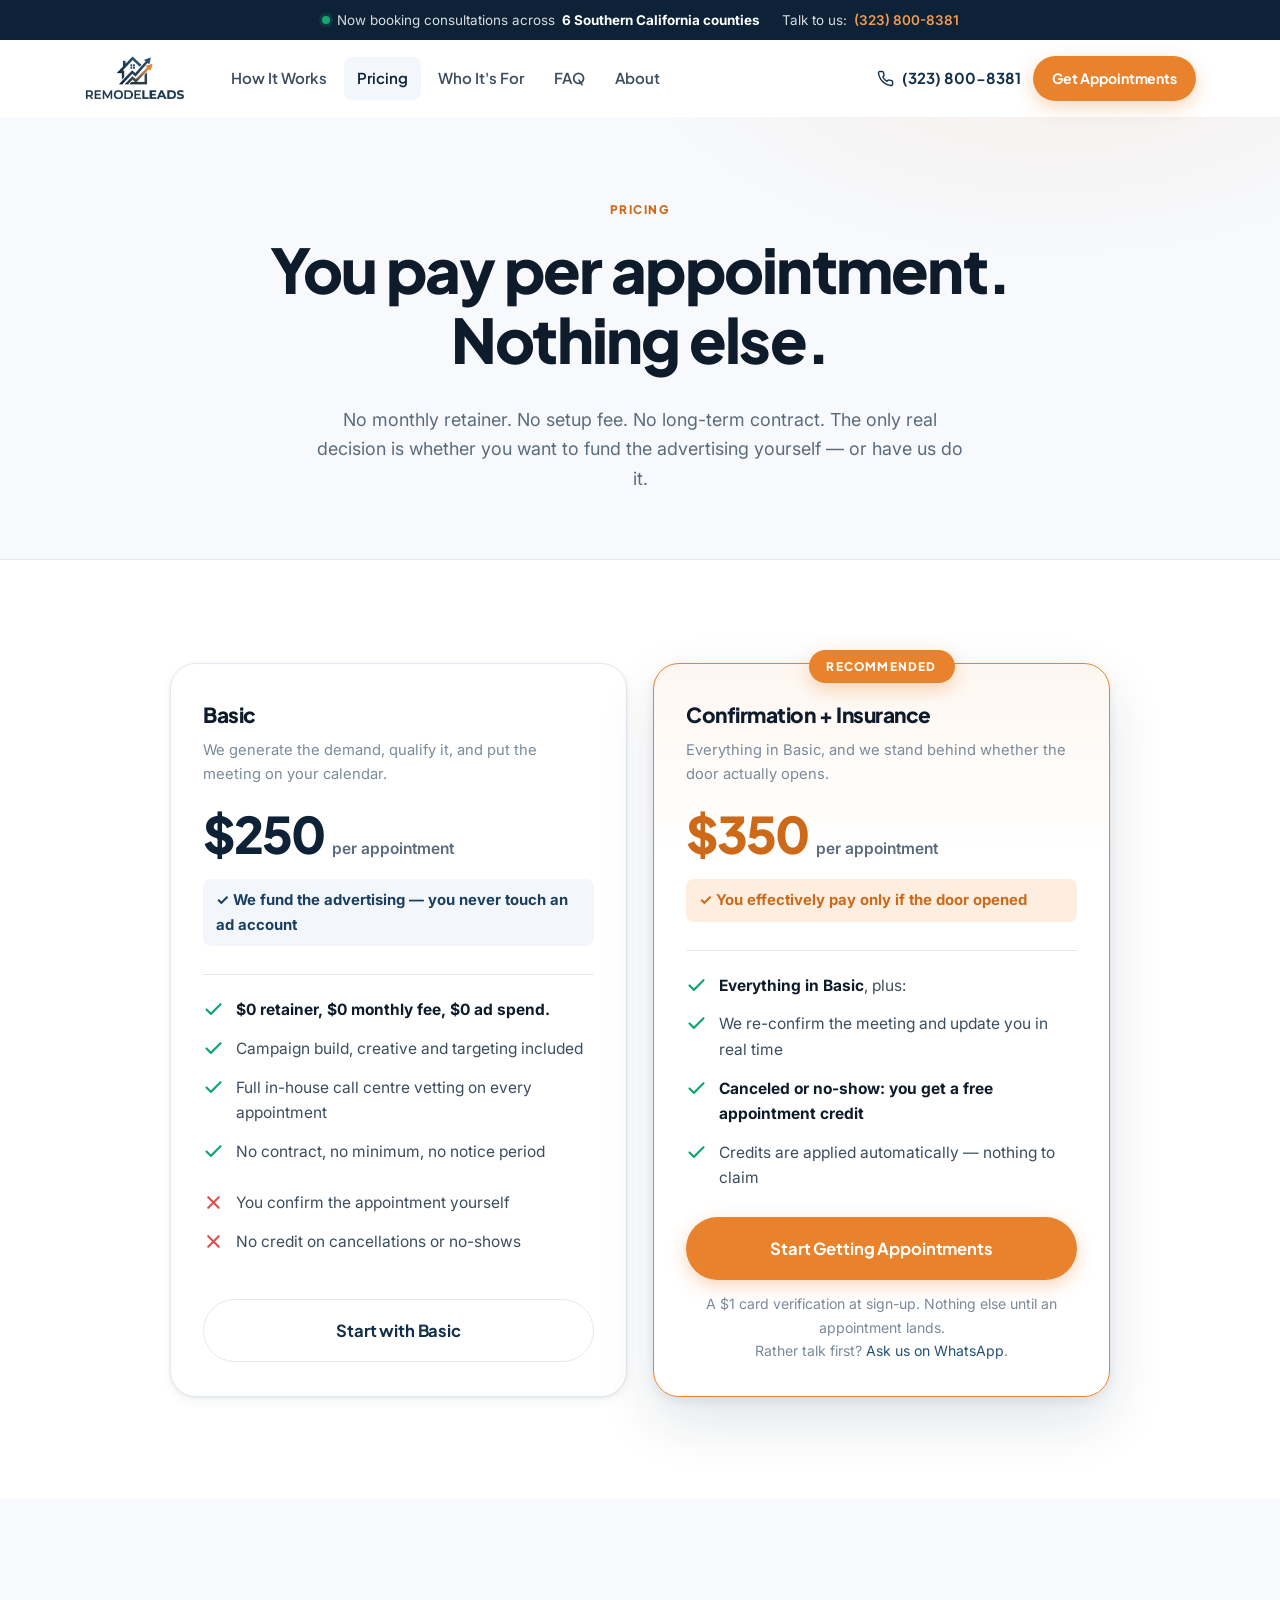
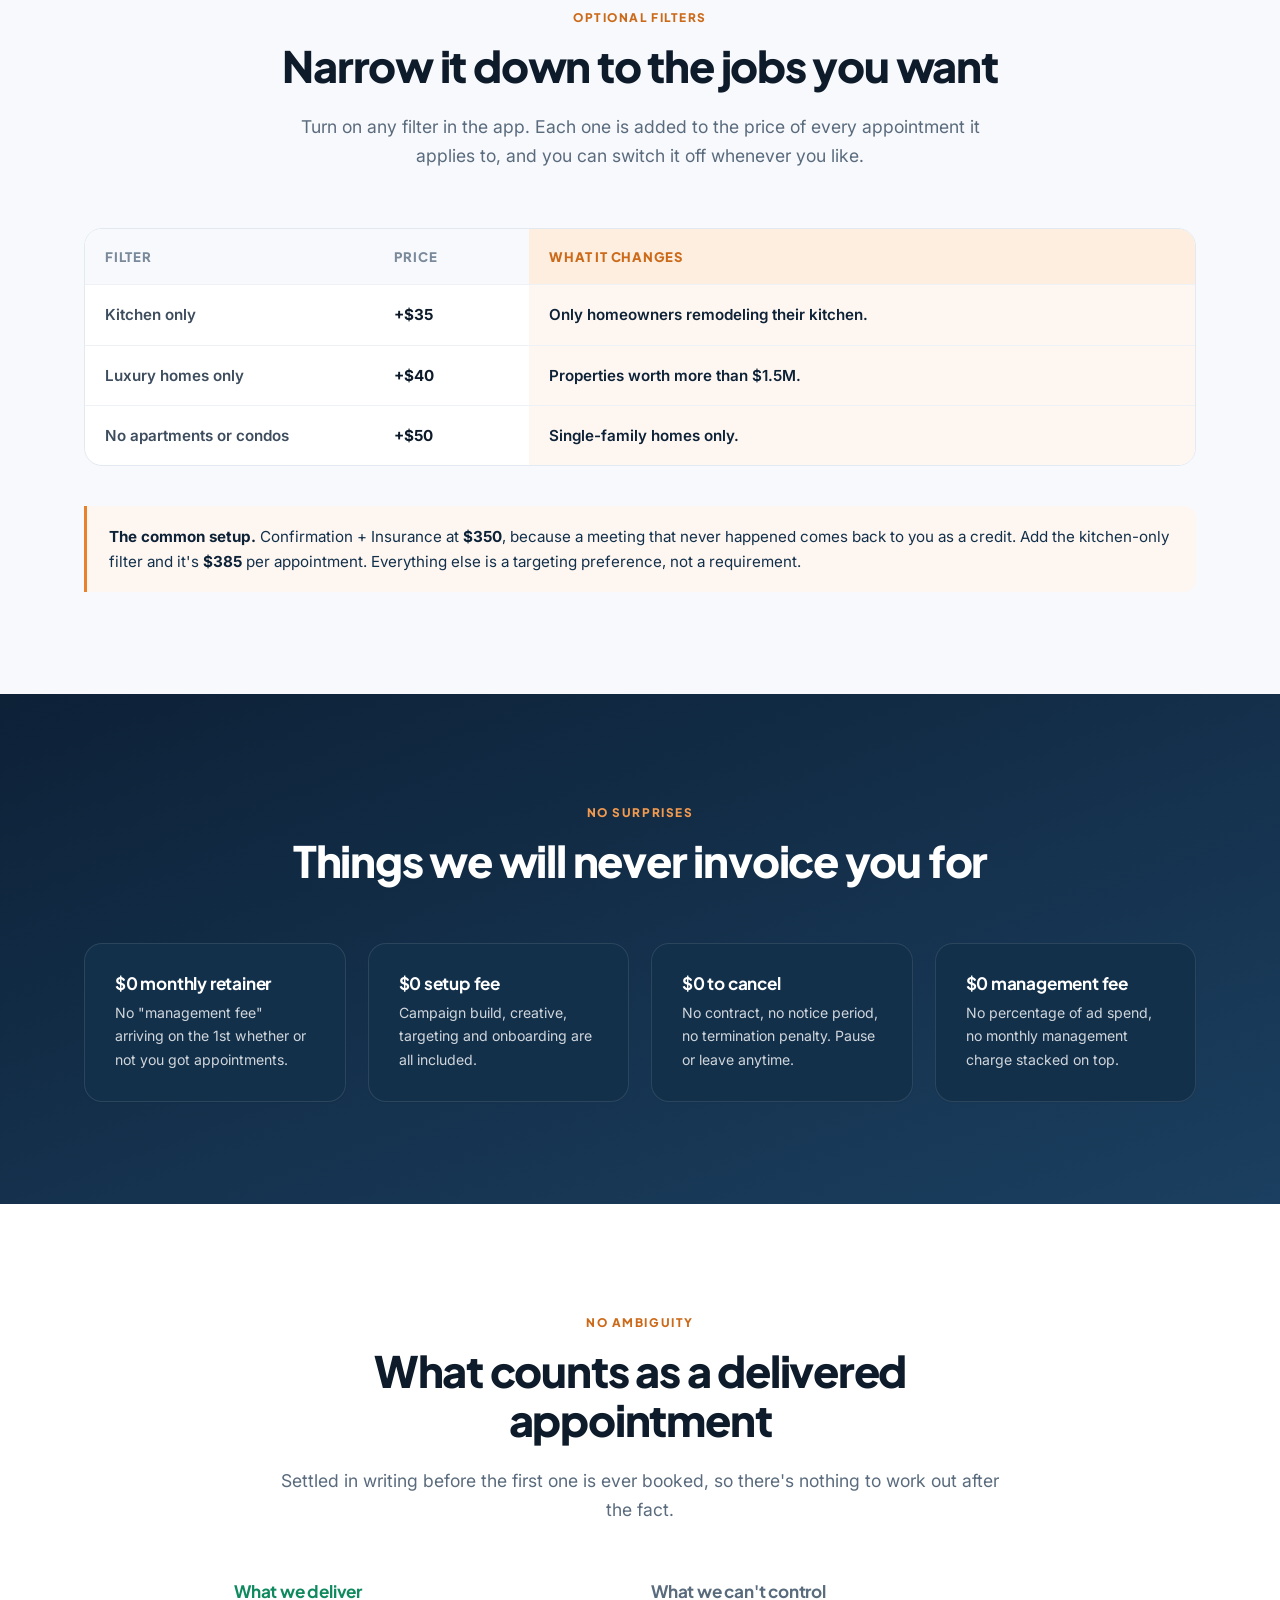
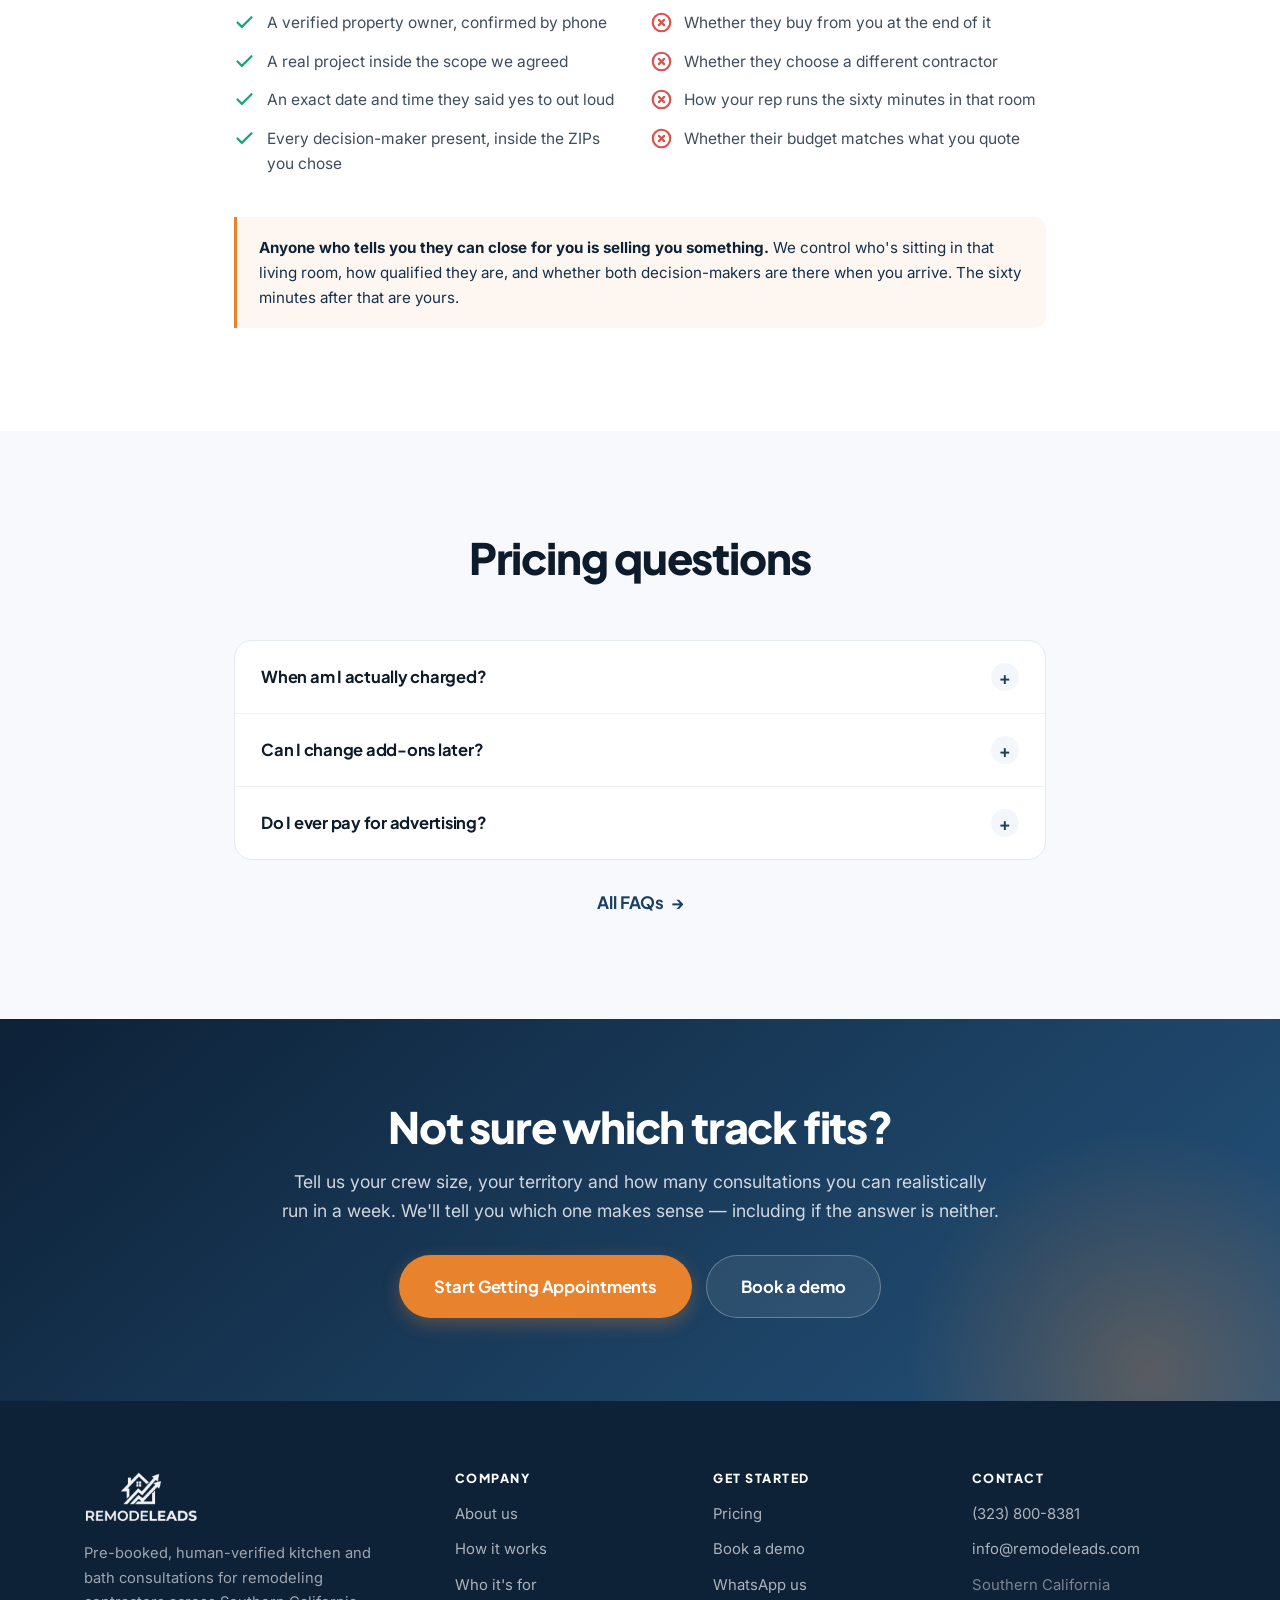
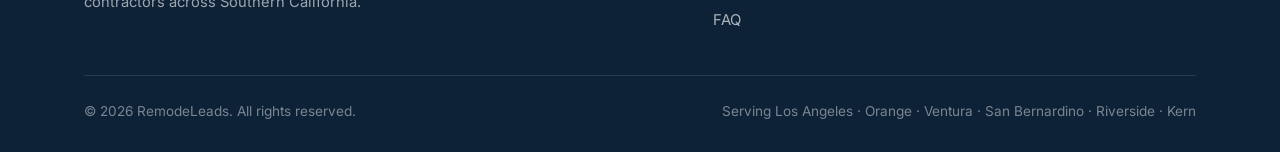
<file: pricing.html>
<!DOCTYPE html>
<html lang="en-US">
<head>
<meta charset="UTF-8">
<meta name="viewport" content="width=device-width, initial-scale=1">
<title>Pricing — RemodeLeads | $250 Per Appointment</title>
<meta name="description" content="Two plans: $250 per appointment, or $350 with confirmation and an automatic credit if it cancels or nobody is home. No retainer, no monthly fee, no ad spend, no contract.">
<link rel="icon" type="image/png" href="assets/img/favicon.png">
<link rel="preconnect" href="https://fonts.googleapis.com">
<link rel="preconnect" href="https://fonts.gstatic.com" crossorigin>
<link href="https://fonts.googleapis.com/css2?family=Inter:wght@400;500;600;700&family=Plus+Jakarta+Sans:wght@600;700;800&display=swap" rel="stylesheet">
<noscript><style>.reveal{opacity:1!important;transform:none!important}</style></noscript>
<link rel="stylesheet" href="assets/css/styles.css?v=16">
</head>
<body>

<div class="topbar">
  <div class="container topbar__inner">
    <span class="topbar__item"><span class="dot dot--pulse"></span> Now booking consultations across <strong>6 Southern California counties</strong></span>
    <span class="topbar__item">Talk to us: <a href="tel:+13238008381">(323) 800-8381</a></span>
  </div>
</div>

<header class="site-header">
  <div class="container">
    <nav class="nav" aria-label="Main">
      <a class="nav__logo" href="index.html" aria-label="RemodeLeads home"><img src="assets/img/logo.png" alt="RemodeLeads"></a>
      <ul class="nav__links">
        <li><a href="how-it-works.html">How It Works</a></li>
        <li><a href="pricing.html">Pricing</a></li>
        <li><a href="who-its-for.html">Who It's For</a></li>
        <li><a href="faq.html">FAQ</a></li>
        <li><a href="about.html">About</a></li>
      </ul>
      <span class="nav__spacer"></span>
      <div class="nav__actions">
        <a class="nav__phone" href="tel:+13238008381">
          <svg viewBox="0 0 24 24" fill="none" stroke="currentColor" stroke-width="2" stroke-linecap="round" stroke-linejoin="round"><path d="M22 16.92v3a2 2 0 0 1-2.18 2 19.79 19.79 0 0 1-8.63-3.07 19.5 19.5 0 0 1-6-6 19.79 19.79 0 0 1-3.07-8.67A2 2 0 0 1 4.11 2h3a2 2 0 0 1 2 1.72c.13.96.36 1.9.7 2.81a2 2 0 0 1-.45 2.11L8.09 9.91a16 16 0 0 0 6 6l1.27-1.27a2 2 0 0 1 2.11-.45c.9.34 1.85.57 2.81.7A2 2 0 0 1 22 16.92z"/></svg>
          <span>(323) 800-8381</span>
        </a>
        <a class="btn btn--primary btn--sm" href="https://app.remodeleads.com/join">Get Appointments</a>
        <button class="nav__toggle" aria-label="Open menu" aria-expanded="false"><span></span></button>
      </div>
    </nav>
  </div>
  <div class="mobile-menu">
    <div class="container">
      <ul>
        <li><a href="how-it-works.html">How It Works</a></li>
        <li><a href="pricing.html">Pricing</a></li>
        <li><a href="who-its-for.html">Who It's For</a></li>
        <li><a href="faq.html">FAQ</a></li>
        <li><a href="about.html">About</a></li>
      </ul>
      <a class="btn btn--primary btn--block" href="https://app.remodeleads.com/join">Start Getting Appointments</a>
    </div>
  </div>
</header>

<main>

<section class="page-hero">
  <div class="container container--narrow">
    <span class="eyebrow">Pricing</span>
    <h1>You pay per appointment. Nothing else.</h1>
    <p>No monthly retainer. No setup fee. No long-term contract. The only real decision is
    whether you want to fund the advertising yourself — or have us do it.</p>
  </div>
</section>

<!-- ========================== THE OFFER =========================== -->
<section class="section">
  <div class="container">
    <div class="plans" style="max-width:940px;margin-inline:auto">

      <div class="plan reveal">
        <div class="plan__name">Basic</div>
        <div class="plan__for">We generate the demand, qualify it, and put the meeting on your calendar.</div>

        <div class="plan__price">
          <span class="plan__amount">$250</span>
          <span class="plan__unit">per appointment</span>
        </div>
        <div class="plan__budget">✓ We fund the advertising — you never touch an ad account</div>

        <div class="plan__divider"></div>
        <ul class="check-list check-list--yes">
          <li><svg viewBox="0 0 24 24" fill="none" stroke="currentColor" stroke-width="2.5" stroke-linecap="round" stroke-linejoin="round"><polyline points="20 6 9 17 4 12"/></svg> <span><strong>$0 retainer, $0 monthly fee, $0 ad spend.</strong></span></li>
          <li><svg viewBox="0 0 24 24" fill="none" stroke="currentColor" stroke-width="2.5" stroke-linecap="round" stroke-linejoin="round"><polyline points="20 6 9 17 4 12"/></svg> <span>Campaign build, creative and targeting included</span></li>
          <li><svg viewBox="0 0 24 24" fill="none" stroke="currentColor" stroke-width="2.5" stroke-linecap="round" stroke-linejoin="round"><polyline points="20 6 9 17 4 12"/></svg> <span>Full in-house call centre vetting on every appointment</span></li>
          <li><svg viewBox="0 0 24 24" fill="none" stroke="currentColor" stroke-width="2.5" stroke-linecap="round" stroke-linejoin="round"><polyline points="20 6 9 17 4 12"/></svg> <span>No contract, no minimum, no notice period</span></li>
        </ul>
        <ul class="check-list check-list--no">
          <li><svg viewBox="0 0 24 24" fill="none" stroke="currentColor" stroke-width="2.5" stroke-linecap="round" stroke-linejoin="round"><line x1="18" y1="6" x2="6" y2="18"/><line x1="6" y1="6" x2="18" y2="18"/></svg> <span>You confirm the appointment yourself</span></li>
          <li><svg viewBox="0 0 24 24" fill="none" stroke="currentColor" stroke-width="2.5" stroke-linecap="round" stroke-linejoin="round"><line x1="18" y1="6" x2="6" y2="18"/><line x1="6" y1="6" x2="18" y2="18"/></svg> <span>No credit on cancellations or no-shows</span></li>
        </ul>

        <div class="plan__cta">
          <a class="btn btn--outline btn--block btn--lg" href="https://app.remodeleads.com/join">Start with Basic</a>
        </div>
      </div>

      <div class="plan plan--featured reveal" data-delay="1">
        <span class="plan__flag">Recommended</span>
        <div class="plan__name">Confirmation + Insurance</div>
        <div class="plan__for">Everything in Basic, and we stand behind whether the door actually opens.</div>

        <div class="plan__price">
          <span class="plan__amount">$350</span>
          <span class="plan__unit">per appointment</span>
        </div>
        <div class="plan__budget">✓ You effectively pay only if the door opened</div>

        <div class="plan__divider"></div>
        <ul class="check-list check-list--yes">
          <li><svg viewBox="0 0 24 24" fill="none" stroke="currentColor" stroke-width="2.5" stroke-linecap="round" stroke-linejoin="round"><polyline points="20 6 9 17 4 12"/></svg> <span><strong>Everything in Basic</strong>, plus:</span></li>
          <li><svg viewBox="0 0 24 24" fill="none" stroke="currentColor" stroke-width="2.5" stroke-linecap="round" stroke-linejoin="round"><polyline points="20 6 9 17 4 12"/></svg> <span>We re-confirm the meeting and update you in real time</span></li>
          <li><svg viewBox="0 0 24 24" fill="none" stroke="currentColor" stroke-width="2.5" stroke-linecap="round" stroke-linejoin="round"><polyline points="20 6 9 17 4 12"/></svg> <span><strong>Canceled or no-show: you get a free appointment credit</strong></span></li>
          <li><svg viewBox="0 0 24 24" fill="none" stroke="currentColor" stroke-width="2.5" stroke-linecap="round" stroke-linejoin="round"><polyline points="20 6 9 17 4 12"/></svg> <span>Credits are applied automatically — nothing to claim</span></li>
        </ul>

        <div class="plan__cta">
          <a class="btn btn--primary btn--block btn--lg" href="https://app.remodeleads.com/join">Start Getting Appointments</a>
          <p class="small muted text-center mb-0" style="margin-top:12px">A $1 card verification at sign-up. Nothing else until an appointment lands.<br>Rather talk first? <a href="https://wa.me/972557127466?text=Hi%2C%20I%20came%20from%20your%20website%20and%20I%27d%20love%20to%20ask%20a%20few%20questions." target="_blank" rel="noopener">Ask us on WhatsApp</a>.</p>
        </div>
      </div>

    </div>
  </div>
</section>

<!-- ======================= OPTIONAL FILTERS ======================= -->
<section class="section section--soft">
  <div class="container">
    <div class="section-head reveal">
      <span class="eyebrow">Optional filters</span>
      <h2>Narrow it down to the jobs you want</h2>
      <p>Turn on any filter in the app. Each one is added to the price of every appointment it
      applies to, and you can switch it off whenever you like.</p>
    </div>

    <div class="table-wrap reveal">
      <table class="compare">
        <thead>
          <tr>
            <th scope="col">Filter</th>
            <th scope="col">Price</th>
            <th scope="col" class="col-ours">What it changes</th>
          </tr>
        </thead>
        <tbody>
          <tr>
            <th scope="row">Kitchen only</th>
            <td><strong>+$35</strong></td>
            <td class="col-ours">Only homeowners remodeling their kitchen.</td>
          </tr>
          <tr>
            <th scope="row">Luxury homes only</th>
            <td><strong>+$40</strong></td>
            <td class="col-ours">Properties worth more than $1.5M.</td>
          </tr>
          <tr>
            <th scope="row">No apartments or condos</th>
            <td><strong>+$50</strong></td>
            <td class="col-ours">Single-family homes only.</td>
          </tr>
        </tbody>
      </table>
    </div>

    <div class="note mt-4 reveal">
      <strong>The common setup.</strong> Confirmation + Insurance at <strong>$350</strong>, because
      a meeting that never happened comes back to you as a credit. Add the kitchen-only filter and
      it's <strong>$385</strong> per appointment. Everything else is a targeting preference, not a
      requirement.
    </div>
  </div>
</section>

<!-- ====================== WHAT'S NOT CHARGED ====================== -->
<section class="section section--navy">
  <div class="container">
    <div class="section-head reveal">
      <span class="eyebrow">No surprises</span>
      <h2>Things we will never invoice you for</h2>
    </div>
    <div class="grid grid-4">
      <div class="card card--dark reveal"><h4>$0 monthly retainer</h4><p class="small">No "management fee" arriving on the 1st whether or not you got appointments.</p></div>
      <div class="card card--dark reveal" data-delay="1"><h4>$0 setup fee</h4><p class="small">Campaign build, creative, targeting and onboarding are all included.</p></div>
      <div class="card card--dark reveal" data-delay="2"><h4>$0 to cancel</h4><p class="small">No contract, no notice period, no termination penalty. Pause or leave anytime.</p></div>
      <div class="card card--dark reveal" data-delay="3"><h4>$0 management fee</h4><p class="small">No percentage of ad spend, no monthly management charge stacked on top.</p></div>
    </div>
  </div>
</section>

<!-- ======================= WHAT COUNTS AS ONE ====================== -->
<section class="section">
  <div class="container container--narrow">
    <div class="section-head reveal">
      <span class="eyebrow">No ambiguity</span>
      <h2>What counts as a delivered appointment</h2>
      <p>Settled in writing before the first one is ever booked, so there's nothing to work out
      after the fact.</p>
    </div>

    <div class="grid grid-2 reveal">
      <div>
        <h4 style="color:var(--green-600)">What we deliver</h4>
        <ul class="check-list check-list--yes">
          <li><svg viewBox="0 0 24 24" fill="none" stroke="currentColor" stroke-width="2.5" stroke-linecap="round" stroke-linejoin="round"><polyline points="20 6 9 17 4 12"/></svg> A verified property owner, confirmed by phone</li>
          <li><svg viewBox="0 0 24 24" fill="none" stroke="currentColor" stroke-width="2.5" stroke-linecap="round" stroke-linejoin="round"><polyline points="20 6 9 17 4 12"/></svg> A real project inside the scope we agreed</li>
          <li><svg viewBox="0 0 24 24" fill="none" stroke="currentColor" stroke-width="2.5" stroke-linecap="round" stroke-linejoin="round"><polyline points="20 6 9 17 4 12"/></svg> An exact date and time they said yes to out loud</li>
          <li><svg viewBox="0 0 24 24" fill="none" stroke="currentColor" stroke-width="2.5" stroke-linecap="round" stroke-linejoin="round"><polyline points="20 6 9 17 4 12"/></svg> Every decision-maker present, inside the ZIPs you chose</li>
        </ul>
      </div>
      <div>
        <h4 style="color:var(--slate-600)">What we can't control</h4>
        <ul class="check-list check-list--no">
          <li><svg viewBox="0 0 24 24" fill="none" stroke="currentColor" stroke-width="2.5" stroke-linecap="round" stroke-linejoin="round"><circle cx="12" cy="12" r="10"/><line x1="15" y1="9" x2="9" y2="15"/><line x1="9" y1="9" x2="15" y2="15"/></svg> Whether they buy from you at the end of it</li>
          <li><svg viewBox="0 0 24 24" fill="none" stroke="currentColor" stroke-width="2.5" stroke-linecap="round" stroke-linejoin="round"><circle cx="12" cy="12" r="10"/><line x1="15" y1="9" x2="9" y2="15"/><line x1="9" y1="9" x2="15" y2="15"/></svg> Whether they choose a different contractor</li>
          <li><svg viewBox="0 0 24 24" fill="none" stroke="currentColor" stroke-width="2.5" stroke-linecap="round" stroke-linejoin="round"><circle cx="12" cy="12" r="10"/><line x1="15" y1="9" x2="9" y2="15"/><line x1="9" y1="9" x2="15" y2="15"/></svg> How your rep runs the sixty minutes in that room</li>
          <li><svg viewBox="0 0 24 24" fill="none" stroke="currentColor" stroke-width="2.5" stroke-linecap="round" stroke-linejoin="round"><circle cx="12" cy="12" r="10"/><line x1="15" y1="9" x2="9" y2="15"/><line x1="9" y1="9" x2="15" y2="15"/></svg> Whether their budget matches what you quote</li>
        </ul>
      </div>
    </div>

    <div class="note mt-4 reveal">
      <strong>Anyone who tells you they can close for you is selling you something.</strong>
      We control who's sitting in that living room, how qualified they are, and whether both
      decision-makers are there when you arrive. The sixty minutes after that are yours.
    </div>
  </div>
</section>

<!-- ============================== FAQ ============================== -->
<section class="section section--soft">
  <div class="container container--narrow">
    <div class="section-head reveal">
      <h2>Pricing questions</h2>
    </div>
    <div class="accordion reveal">
      <div class="acc-item">
        <button class="acc-btn">When am I actually charged? <span class="acc-btn__icon">+</span></button>
        <div class="acc-panel"><div class="acc-panel__inner"><p>Per appointment, once it's been delivered to your app and confirmed. You keep a card on file and appointments bill against it as they're delivered — you'll see every line item in the app.</p></div></div>
      </div>
      <div class="acc-item">
        <button class="acc-btn">Can I change add-ons later? <span class="acc-btn__icon">+</span></button>
        <div class="acc-panel"><div class="acc-panel__inner"><p>Any time, in either direction, with no penalty. Add confirmed arrival for a busy month and switch it off again. The $250 base never changes underneath.</p></div></div>
      </div>
      <div class="acc-item">
        <button class="acc-btn">Do I ever pay for advertising? <span class="acc-btn__icon">+</span></button>
        <div class="acc-panel"><div class="acc-panel__inner"><p>No. We fund the media out of our own account — there is no ad budget for you to set, top up or worry about. You are billed per delivered appointment and nothing else. A bad campaign month is our problem, not a line on your invoice.</p></div></div>
      </div>
</div>
    <p class="text-center mt-3 reveal"><a class="link-arrow" href="faq.html">All FAQs <span>→</span></a></p>
  </div>
</section>

<section class="cta-band">
  <div class="container">
    <div class="cta-band__inner reveal">
      <h2>Not sure which track fits?</h2>
      <p>Tell us your crew size, your territory and how many consultations you can realistically
      run in a week. We'll tell you which one makes sense — including if the answer is neither.</p>
      <div class="btn-row btn-row--center">
        <a class="btn btn--primary btn--lg" href="https://app.remodeleads.com/join">Start Getting Appointments</a>
        <a class="btn btn--ghost-light btn--lg" href="book.html#demo">Book a demo</a>
      </div>
    </div>
  </div>
</section>

</main>

<footer class="site-footer">
  <div class="container">
    <div class="footer__grid footer">
      <div class="footer__brand">
        <img src="assets/img/logo.png" alt="RemodeLeads">
        <p>Pre-booked, human-verified kitchen and bath consultations for remodeling contractors across Southern California.</p>
      </div>
      <div>
        <h5>Company</h5>
        <ul>
          <li><a href="about.html">About us</a></li>
          <li><a href="how-it-works.html">How it works</a></li>
          <li><a href="who-its-for.html">Who it's for</a></li>
        </ul>
      </div>
      <div>
        <h5>Get started</h5>
        <ul>
          <li><a href="pricing.html">Pricing</a></li>
          <li><a href="book.html#demo">Book a demo</a></li>
          <li><a href="https://wa.me/972557127466?text=Hi%2C%20I%20came%20from%20your%20website%20and%20I%27d%20love%20to%20ask%20a%20few%20questions." target="_blank" rel="noopener">WhatsApp us</a></li>
          <li><a href="faq.html">FAQ</a></li>
        </ul>
      </div>
      <div>
        <h5>Contact</h5>
        <ul>
          <li><a href="tel:+13238008381">(323) 800-8381</a></li>
          <li><a href="mailto:info@remodeleads.com">info@remodeleads.com</a></li>
          <li style="color:rgba(255,255,255,.45)">Southern California</li>
        </ul>
      </div>
    </div>
    <div class="footer__bottom">
      <span>© <span data-year>2026</span> RemodeLeads. All rights reserved.</span>
      <span>Serving Los Angeles · Orange · Ventura · San Bernardino · Riverside · Kern</span>
    </div>
  </div>
</footer>

<script src="assets/js/site.js?v=16"></script>
</body>
</html>
</file>
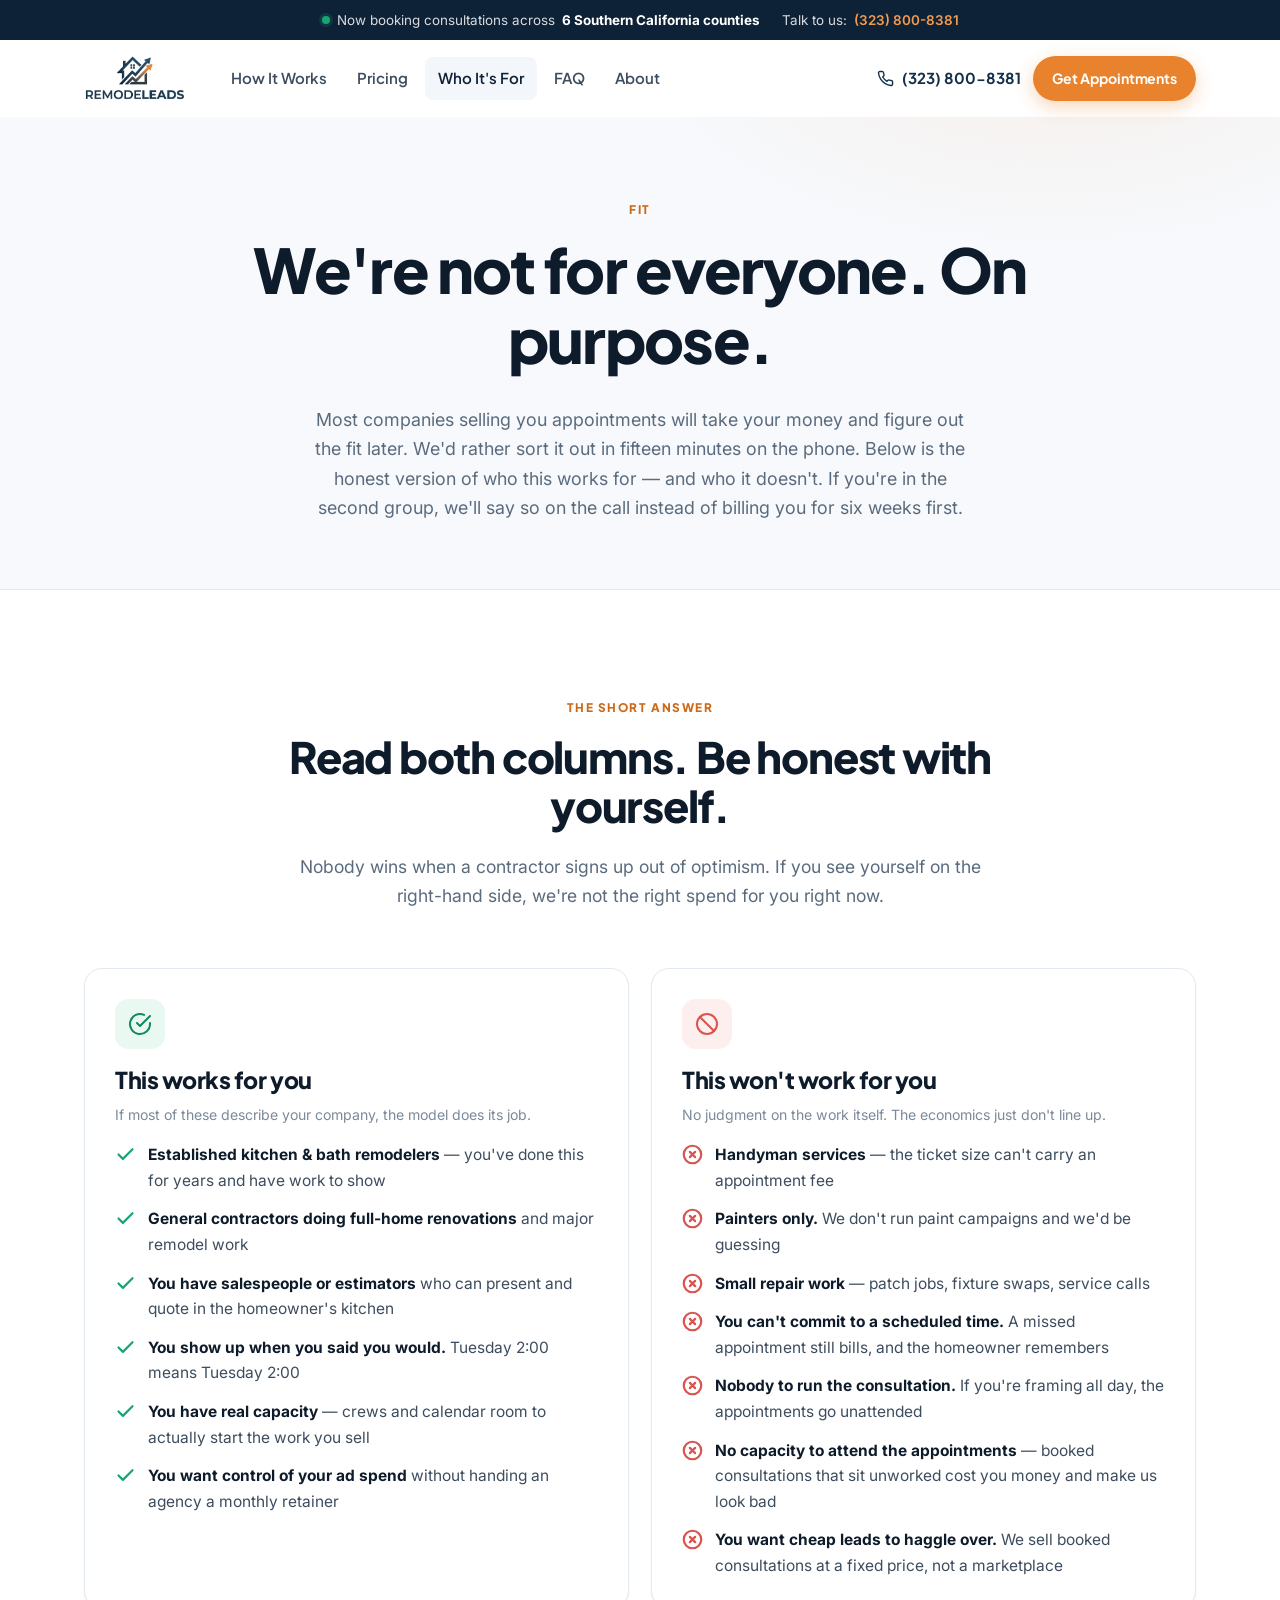
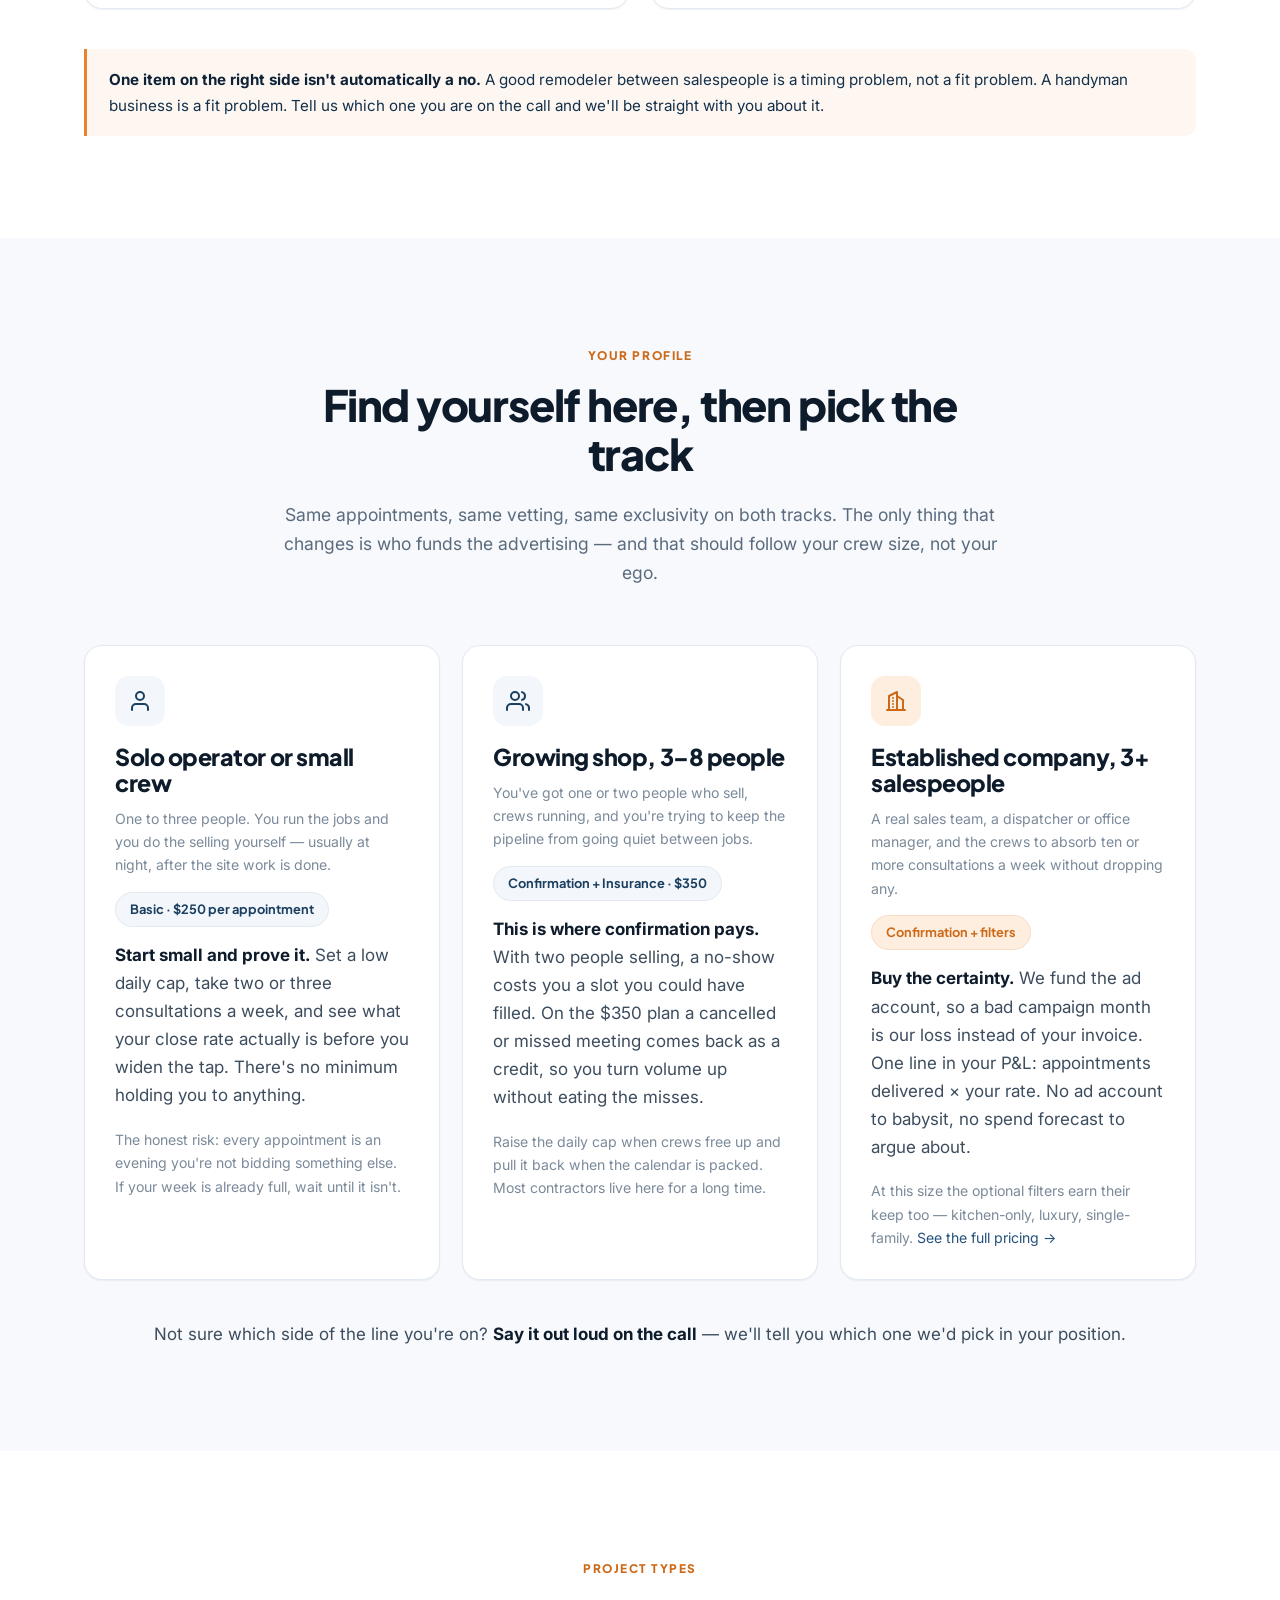
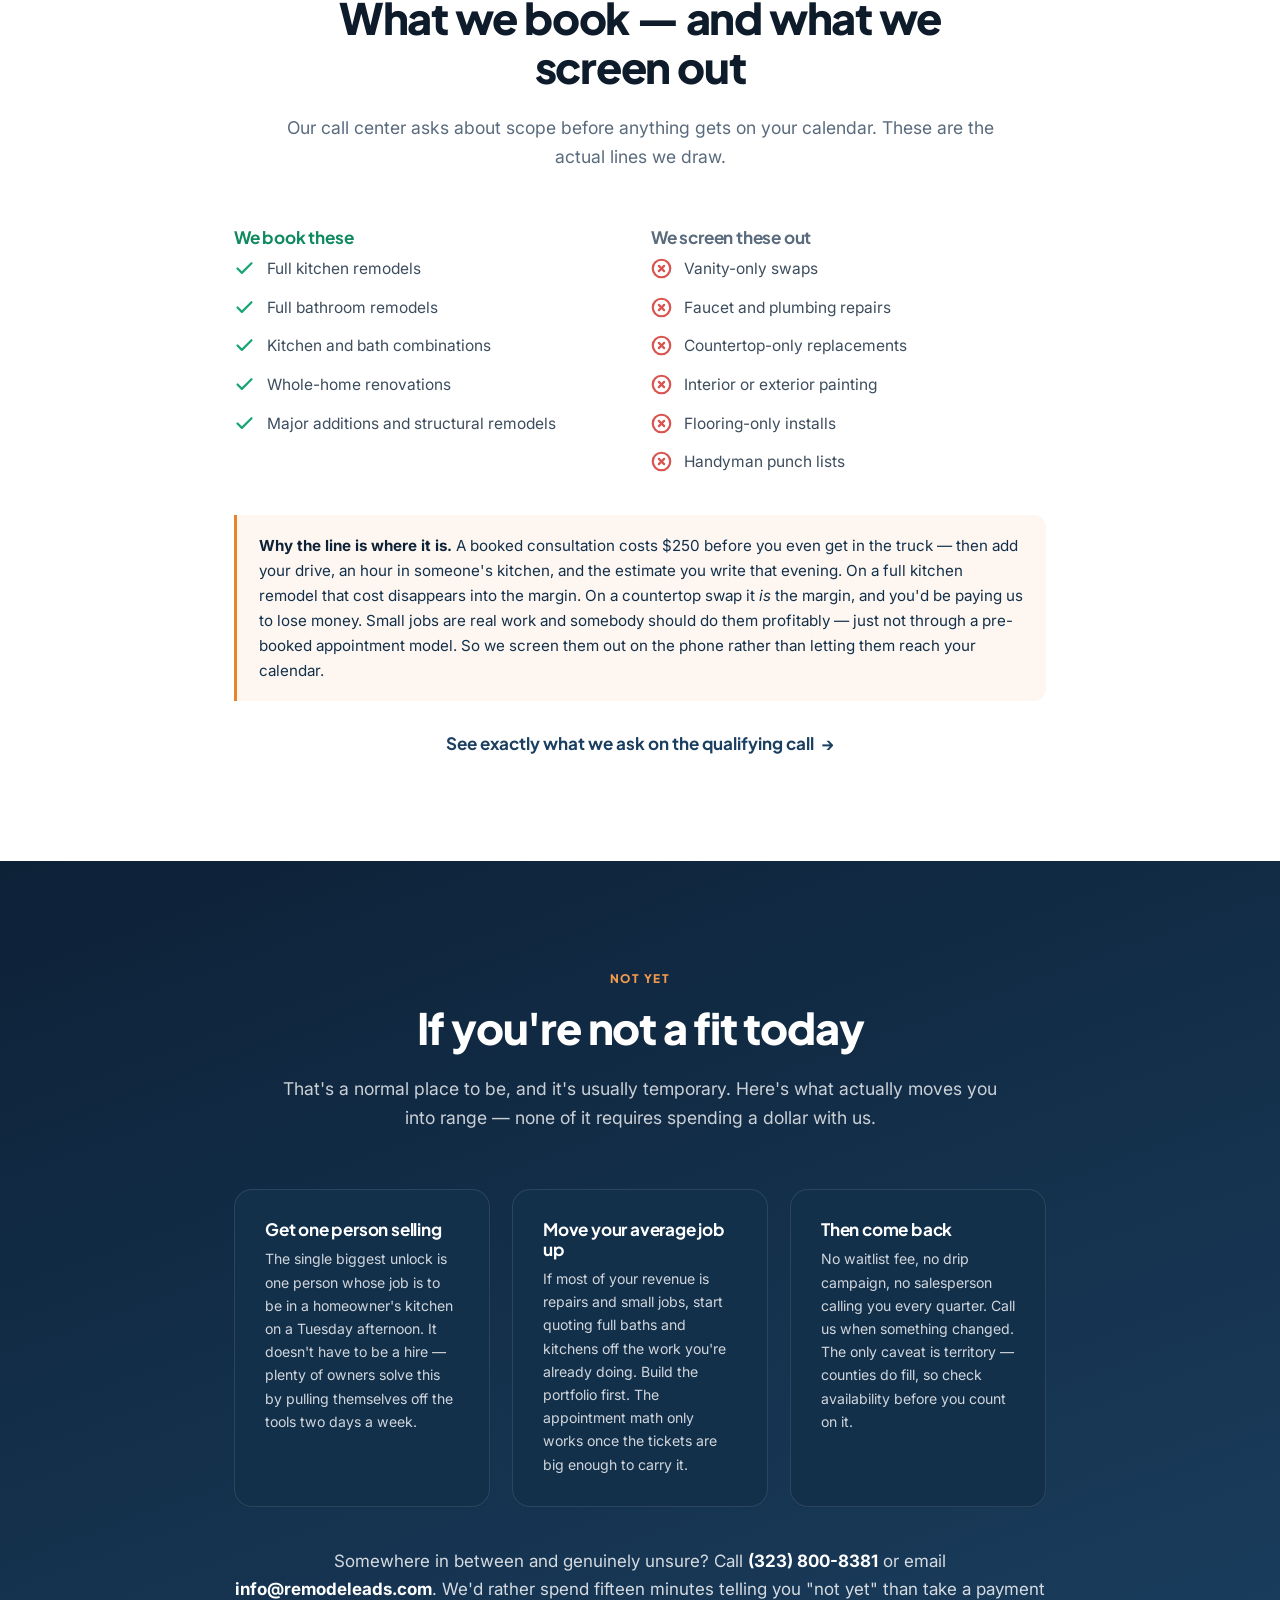
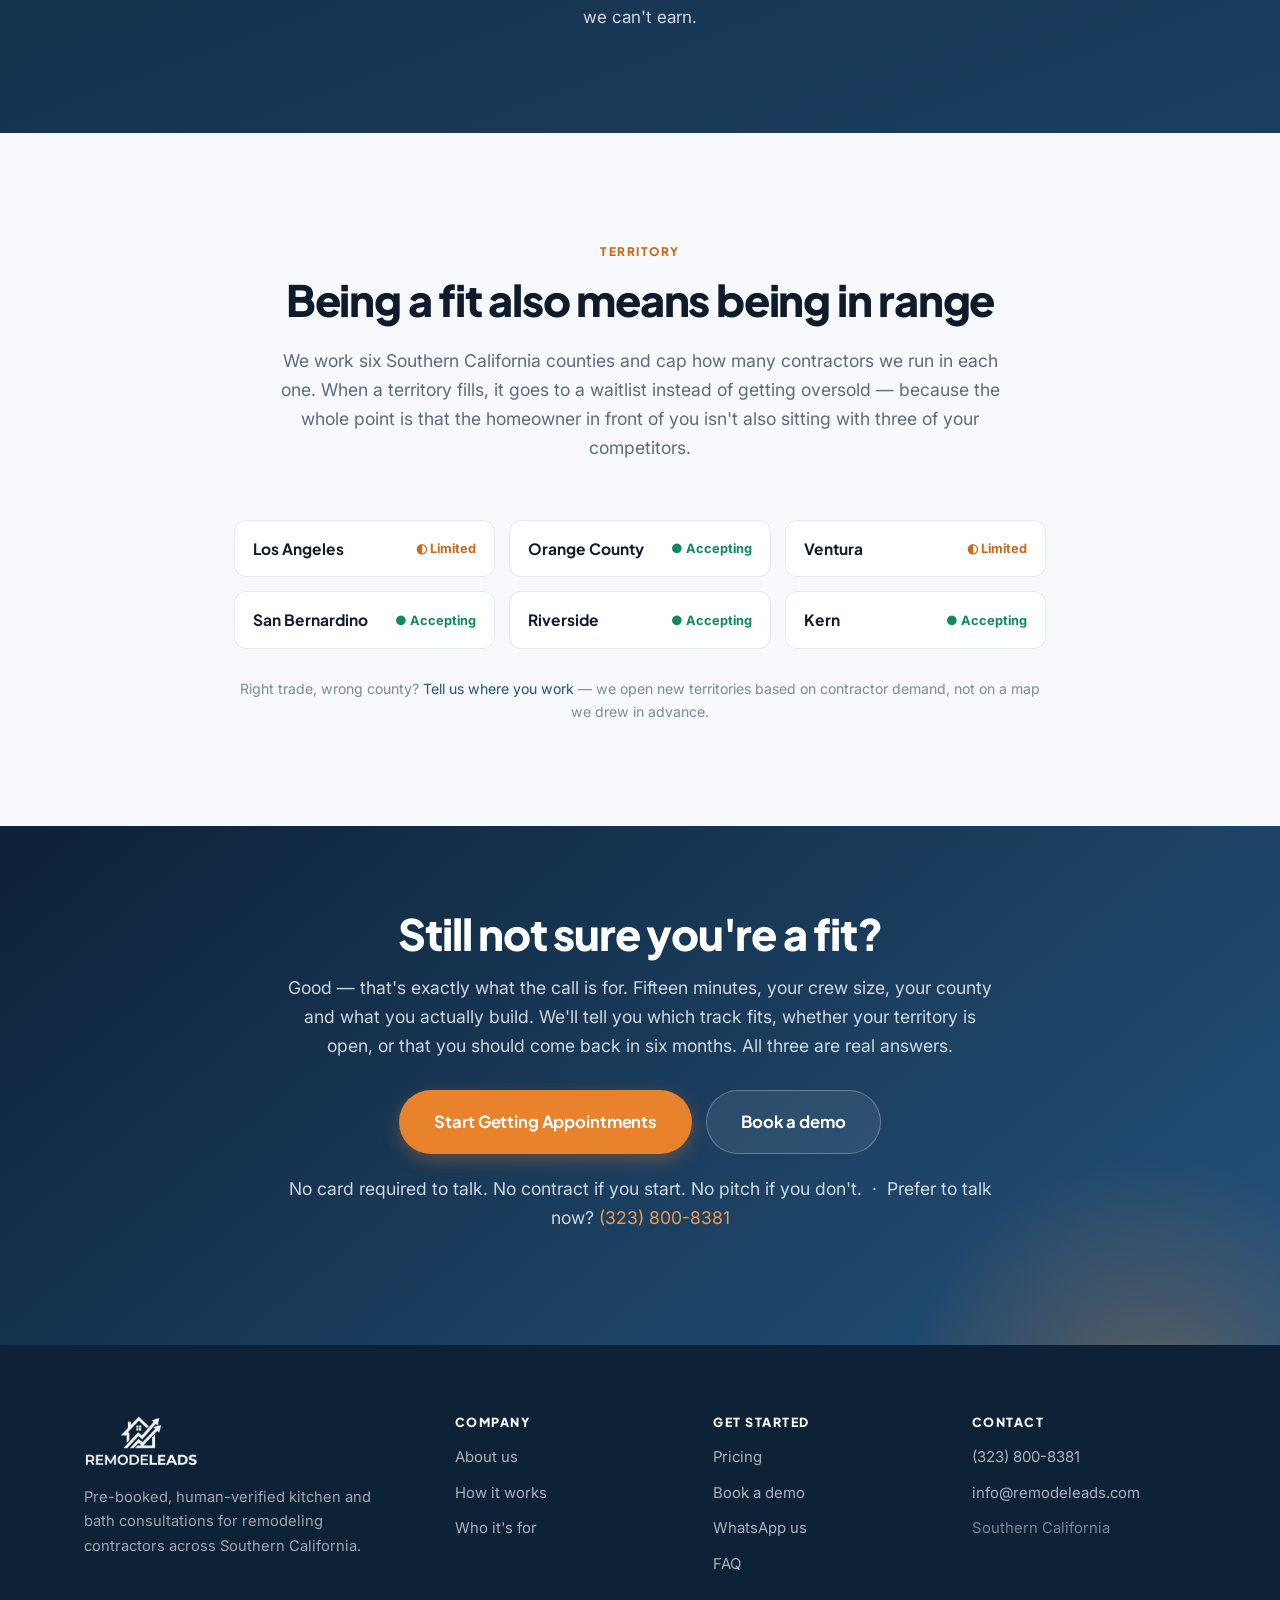
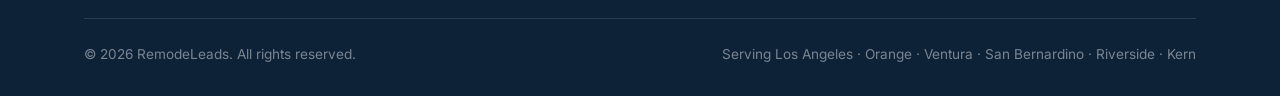
<file: who-its-for.html>
<!DOCTYPE html>
<html lang="en-US">
<head>
<meta charset="UTF-8">
<meta name="viewport" content="width=device-width, initial-scale=1">
<title>Who It's For — RemodeLeads | Are We a Fit for Your Remodeling Company?</title>
<meta name="description" content="An honest read on who we work well with and who we don't. Established kitchen, bath and whole-home remodelers with someone to run the consultation — yes. Handyman, painting and small-repair work — no. Here's why, and which track fits your crew.">
<link rel="icon" type="image/png" href="assets/img/favicon.png">
<link rel="preconnect" href="https://fonts.googleapis.com">
<link rel="preconnect" href="https://fonts.gstatic.com" crossorigin>
<link href="https://fonts.googleapis.com/css2?family=Inter:wght@400;500;600;700&family=Plus+Jakarta+Sans:wght@600;700;800&display=swap" rel="stylesheet">
<noscript><style>.reveal{opacity:1!important;transform:none!important}</style></noscript>
<link rel="stylesheet" href="assets/css/styles.css?v=16">
</head>
<body>

<div class="topbar">
  <div class="container topbar__inner">
    <span class="topbar__item"><span class="dot dot--pulse"></span> Now booking consultations across <strong>6 Southern California counties</strong></span>
    <span class="topbar__item">Talk to us: <a href="tel:+13238008381">(323) 800-8381</a></span>
  </div>
</div>

<header class="site-header">
  <div class="container">
    <nav class="nav" aria-label="Main">
      <a class="nav__logo" href="index.html" aria-label="RemodeLeads home"><img src="assets/img/logo.png" alt="RemodeLeads"></a>
      <ul class="nav__links">
        <li><a href="how-it-works.html">How It Works</a></li>
        <li><a href="pricing.html">Pricing</a></li>
        <li><a href="who-its-for.html">Who It's For</a></li>
        <li><a href="faq.html">FAQ</a></li>
        <li><a href="about.html">About</a></li>
      </ul>
      <span class="nav__spacer"></span>
      <div class="nav__actions">
        <a class="nav__phone" href="tel:+13238008381">
          <svg viewBox="0 0 24 24" fill="none" stroke="currentColor" stroke-width="2" stroke-linecap="round" stroke-linejoin="round"><path d="M22 16.92v3a2 2 0 0 1-2.18 2 19.79 19.79 0 0 1-8.63-3.07 19.5 19.5 0 0 1-6-6 19.79 19.79 0 0 1-3.07-8.67A2 2 0 0 1 4.11 2h3a2 2 0 0 1 2 1.72c.13.96.36 1.9.7 2.81a2 2 0 0 1-.45 2.11L8.09 9.91a16 16 0 0 0 6 6l1.27-1.27a2 2 0 0 1 2.11-.45c.9.34 1.85.57 2.81.7A2 2 0 0 1 22 16.92z"/></svg>
          <span>(323) 800-8381</span>
        </a>
        <a class="btn btn--primary btn--sm" href="https://app.remodeleads.com/join">Get Appointments</a>
        <button class="nav__toggle" aria-label="Open menu" aria-expanded="false"><span></span></button>
      </div>
    </nav>
  </div>
  <div class="mobile-menu">
    <div class="container">
      <ul>
        <li><a href="how-it-works.html">How It Works</a></li>
        <li><a href="pricing.html">Pricing</a></li>
        <li><a href="who-its-for.html">Who It's For</a></li>
        <li><a href="faq.html">FAQ</a></li>
        <li><a href="about.html">About</a></li>
      </ul>
      <a class="btn btn--primary btn--block" href="https://app.remodeleads.com/join">Start Getting Appointments</a>
    </div>
  </div>
</header>

<main>

<section class="page-hero">
  <div class="container container--narrow">
    <span class="eyebrow">Fit</span>
    <h1>We're not for everyone. On purpose.</h1>
    <p>Most companies selling you appointments will take your money and figure out the fit later.
    We'd rather sort it out in fifteen minutes on the phone. Below is the honest version of who
    this works for — and who it doesn't. If you're in the second group, we'll say so on the call
    instead of billing you for six weeks first.</p>
  </div>
</section>

<!-- ======================= GOOD FIT / BAD FIT ====================== -->
<section class="section">
  <div class="container">
    <div class="section-head reveal">
      <span class="eyebrow">The short answer</span>
      <h2>Read both columns. Be honest with yourself.</h2>
      <p>Nobody wins when a contractor signs up out of optimism. If you see yourself on the right-hand
      side, we're not the right spend for you right now.</p>
    </div>

    <div class="grid grid-2">

      <div class="card reveal">
        <div class="icon-box icon-box--green">
          <svg viewBox="0 0 24 24" fill="none" stroke="currentColor" stroke-width="2" stroke-linecap="round" stroke-linejoin="round"><path d="M22 11.08V12a10 10 0 1 1-5.93-9.14"/><polyline points="22 4 12 14.01 9 11.01"/></svg>
        </div>
        <h3>This works for you</h3>
        <p class="small muted">If most of these describe your company, the model does its job.</p>
        <ul class="check-list check-list--yes">
          <li><svg viewBox="0 0 24 24" fill="none" stroke="currentColor" stroke-width="2.5" stroke-linecap="round" stroke-linejoin="round"><polyline points="20 6 9 17 4 12"/></svg> <span><strong>Established kitchen &amp; bath remodelers</strong> — you've done this for years and have work to show</span></li>
          <li><svg viewBox="0 0 24 24" fill="none" stroke="currentColor" stroke-width="2.5" stroke-linecap="round" stroke-linejoin="round"><polyline points="20 6 9 17 4 12"/></svg> <span><strong>General contractors doing full-home renovations</strong> and major remodel work</span></li>
          <li><svg viewBox="0 0 24 24" fill="none" stroke="currentColor" stroke-width="2.5" stroke-linecap="round" stroke-linejoin="round"><polyline points="20 6 9 17 4 12"/></svg> <span><strong>You have salespeople or estimators</strong> who can present and quote in the homeowner's kitchen</span></li>
          <li><svg viewBox="0 0 24 24" fill="none" stroke="currentColor" stroke-width="2.5" stroke-linecap="round" stroke-linejoin="round"><polyline points="20 6 9 17 4 12"/></svg> <span><strong>You show up when you said you would.</strong> Tuesday 2:00 means Tuesday 2:00</span></li>
          <li><svg viewBox="0 0 24 24" fill="none" stroke="currentColor" stroke-width="2.5" stroke-linecap="round" stroke-linejoin="round"><polyline points="20 6 9 17 4 12"/></svg> <span><strong>You have real capacity</strong> — crews and calendar room to actually start the work you sell</span></li>
          <li><svg viewBox="0 0 24 24" fill="none" stroke="currentColor" stroke-width="2.5" stroke-linecap="round" stroke-linejoin="round"><polyline points="20 6 9 17 4 12"/></svg> <span><strong>You want control of your ad spend</strong> without handing an agency a monthly retainer</span></li>
        </ul>
      </div>

      <div class="card reveal" data-delay="1">
        <div class="icon-box" style="background:var(--red-050);color:var(--red-500)">
          <svg viewBox="0 0 24 24" fill="none" stroke="currentColor" stroke-width="2" stroke-linecap="round" stroke-linejoin="round"><circle cx="12" cy="12" r="10"/><line x1="4.93" y1="4.93" x2="19.07" y2="19.07"/></svg>
        </div>
        <h3>This won't work for you</h3>
        <p class="small muted">No judgment on the work itself. The economics just don't line up.</p>
        <ul class="check-list check-list--no">
          <li><svg viewBox="0 0 24 24" fill="none" stroke="currentColor" stroke-width="2.5" stroke-linecap="round" stroke-linejoin="round"><circle cx="12" cy="12" r="10"/><line x1="15" y1="9" x2="9" y2="15"/><line x1="9" y1="9" x2="15" y2="15"/></svg> <span><strong>Handyman services</strong> — the ticket size can't carry an appointment fee</span></li>
          <li><svg viewBox="0 0 24 24" fill="none" stroke="currentColor" stroke-width="2.5" stroke-linecap="round" stroke-linejoin="round"><circle cx="12" cy="12" r="10"/><line x1="15" y1="9" x2="9" y2="15"/><line x1="9" y1="9" x2="15" y2="15"/></svg> <span><strong>Painters only.</strong> We don't run paint campaigns and we'd be guessing</span></li>
          <li><svg viewBox="0 0 24 24" fill="none" stroke="currentColor" stroke-width="2.5" stroke-linecap="round" stroke-linejoin="round"><circle cx="12" cy="12" r="10"/><line x1="15" y1="9" x2="9" y2="15"/><line x1="9" y1="9" x2="15" y2="15"/></svg> <span><strong>Small repair work</strong> — patch jobs, fixture swaps, service calls</span></li>
          <li><svg viewBox="0 0 24 24" fill="none" stroke="currentColor" stroke-width="2.5" stroke-linecap="round" stroke-linejoin="round"><circle cx="12" cy="12" r="10"/><line x1="15" y1="9" x2="9" y2="15"/><line x1="9" y1="9" x2="15" y2="15"/></svg> <span><strong>You can't commit to a scheduled time.</strong> A missed appointment still bills, and the homeowner remembers</span></li>
          <li><svg viewBox="0 0 24 24" fill="none" stroke="currentColor" stroke-width="2.5" stroke-linecap="round" stroke-linejoin="round"><circle cx="12" cy="12" r="10"/><line x1="15" y1="9" x2="9" y2="15"/><line x1="9" y1="9" x2="15" y2="15"/></svg> <span><strong>Nobody to run the consultation.</strong> If you're framing all day, the appointments go unattended</span></li>
          <li><svg viewBox="0 0 24 24" fill="none" stroke="currentColor" stroke-width="2.5" stroke-linecap="round" stroke-linejoin="round"><circle cx="12" cy="12" r="10"/><line x1="15" y1="9" x2="9" y2="15"/><line x1="9" y1="9" x2="15" y2="15"/></svg> <span><strong>No capacity to attend the appointments</strong> — booked consultations that sit unworked cost you money and make us look bad</span></li>
          <li><svg viewBox="0 0 24 24" fill="none" stroke="currentColor" stroke-width="2.5" stroke-linecap="round" stroke-linejoin="round"><circle cx="12" cy="12" r="10"/><line x1="15" y1="9" x2="9" y2="15"/><line x1="9" y1="9" x2="15" y2="15"/></svg> <span><strong>You want cheap leads to haggle over.</strong> We sell booked consultations at a fixed price, not a marketplace</span></li>
        </ul>
      </div>

    </div>

    <div class="note mt-4 reveal">
      <strong>One item on the right side isn't automatically a no.</strong> A good remodeler between
      salespeople is a timing problem, not a fit problem. A handyman business is a fit problem. Tell us
      which one you are on the call and we'll be straight with you about it.
    </div>
  </div>
</section>

<!-- ================== PROFILE → RECOMMENDED TRACK ================== -->
<section class="section section--soft">
  <div class="container">
    <div class="section-head reveal">
      <span class="eyebrow">Your profile</span>
      <h2>Find yourself here, then pick the track</h2>
      <p>Same appointments, same vetting, same exclusivity on both tracks. The only thing that
      changes is who funds the advertising — and that should follow your crew size, not your ego.</p>
    </div>

    <div class="grid grid-3">

      <div class="card card--hover reveal">
        <div class="icon-box">
          <svg viewBox="0 0 24 24" fill="none" stroke="currentColor" stroke-width="2" stroke-linecap="round" stroke-linejoin="round"><path d="M20 21v-2a4 4 0 0 0-4-4H8a4 4 0 0 0-4 4v2"/><circle cx="12" cy="7" r="4"/></svg>
        </div>
        <h3>Solo operator or small crew</h3>
        <p class="small muted">One to three people. You run the jobs and you do the selling yourself —
        usually at night, after the site work is done.</p>
        <span class="badge">Basic · $250 per appointment</span>
        <p style="margin-top:14px"><strong>Start small and prove it.</strong> Set a low daily cap,
        take two or three consultations a week, and see what your close rate actually is before you
        widen the tap. There's no minimum holding you to anything.</p>
        <p class="small muted" style="margin-top:12px">The honest risk: every appointment is an evening
        you're not bidding something else. If your week is already full, wait until it isn't.</p>
      </div>

      <div class="card card--hover reveal" data-delay="1">
        <div class="icon-box">
          <svg viewBox="0 0 24 24" fill="none" stroke="currentColor" stroke-width="2" stroke-linecap="round" stroke-linejoin="round"><path d="M17 21v-2a4 4 0 0 0-4-4H5a4 4 0 0 0-4 4v2"/><circle cx="9" cy="7" r="4"/><path d="M23 21v-2a4 4 0 0 0-3-3.87M16 3.13a4 4 0 0 1 0 7.75"/></svg>
        </div>
        <h3>Growing shop, 3–8 people</h3>
        <p class="small muted">You've got one or two people who sell, crews running, and you're trying
        to keep the pipeline from going quiet between jobs.</p>
        <span class="badge">Confirmation + Insurance · $350</span>
        <p style="margin-top:14px"><strong>This is where confirmation pays.</strong> With two people
        selling, a no-show costs you a slot you could have filled. On the $350 plan a cancelled or
        missed meeting comes back as a credit, so you turn volume up without eating the misses.</p>
        <p class="small muted" style="margin-top:12px">Raise the daily cap when crews free up and pull
        it back when the calendar is packed. Most contractors live here for a long time.</p>
      </div>

      <div class="card card--hover reveal" data-delay="2">
        <div class="icon-box icon-box--orange">
          <svg viewBox="0 0 24 24" fill="none" stroke="currentColor" stroke-width="2" stroke-linecap="round" stroke-linejoin="round"><path d="M3 21h18"/><path d="M5 21V7l8-4v18"/><path d="M19 21V11l-6-4"/><path d="M9 9v.01M9 12v.01M9 15v.01M9 18v.01"/></svg>
        </div>
        <h3>Established company, 3+ salespeople</h3>
        <p class="small muted">A real sales team, a dispatcher or office manager, and the crews to
        absorb ten or more consultations a week without dropping any.</p>
        <span class="badge badge--orange">Confirmation + filters</span>
        <p style="margin-top:14px"><strong>Buy the certainty.</strong> We fund the ad account, so a bad
        campaign month is our loss instead of your invoice. One line in your P&amp;L: appointments
        delivered × your rate. No ad account to babysit, no spend forecast to argue about.</p>
        <p class="small muted" style="margin-top:12px">At this size the optional filters earn their
        keep too — kitchen-only, luxury, single-family. <a href="pricing.html">See the full pricing →</a></p>
      </div>

    </div>

    <p class="text-center mt-4 reveal">
      Not sure which side of the line you're on? <a href="https://wa.me/972557127466?text=Hi%2C%20I%20came%20from%20your%20website%20and%20I%27d%20love%20to%20ask%20a%20few%20questions." target="_blank" rel="noopener"><strong>Say it out loud on the call</strong></a>
      — we'll tell you which one we'd pick in your position.
    </p>
  </div>
</section>

<!-- ========================== TRADE TYPES ========================== -->
<section class="section">
  <div class="container container--narrow">
    <div class="section-head reveal">
      <span class="eyebrow">Project types</span>
      <h2>What we book — and what we screen out</h2>
      <p>Our call center asks about scope before anything gets on your calendar. These are the
      actual lines we draw.</p>
    </div>

    <div class="grid grid-2 reveal">
      <div>
        <h4 style="color:var(--green-600)">We book these</h4>
        <ul class="check-list check-list--yes">
          <li><svg viewBox="0 0 24 24" fill="none" stroke="currentColor" stroke-width="2.5" stroke-linecap="round" stroke-linejoin="round"><polyline points="20 6 9 17 4 12"/></svg> Full kitchen remodels</li>
          <li><svg viewBox="0 0 24 24" fill="none" stroke="currentColor" stroke-width="2.5" stroke-linecap="round" stroke-linejoin="round"><polyline points="20 6 9 17 4 12"/></svg> Full bathroom remodels</li>
          <li><svg viewBox="0 0 24 24" fill="none" stroke="currentColor" stroke-width="2.5" stroke-linecap="round" stroke-linejoin="round"><polyline points="20 6 9 17 4 12"/></svg> Kitchen and bath combinations</li>
          <li><svg viewBox="0 0 24 24" fill="none" stroke="currentColor" stroke-width="2.5" stroke-linecap="round" stroke-linejoin="round"><polyline points="20 6 9 17 4 12"/></svg> Whole-home renovations</li>
          <li><svg viewBox="0 0 24 24" fill="none" stroke="currentColor" stroke-width="2.5" stroke-linecap="round" stroke-linejoin="round"><polyline points="20 6 9 17 4 12"/></svg> Major additions and structural remodels</li>
        </ul>
      </div>
      <div>
        <h4 style="color:var(--slate-600)">We screen these out</h4>
        <ul class="check-list check-list--no">
          <li><svg viewBox="0 0 24 24" fill="none" stroke="currentColor" stroke-width="2.5" stroke-linecap="round" stroke-linejoin="round"><circle cx="12" cy="12" r="10"/><line x1="15" y1="9" x2="9" y2="15"/><line x1="9" y1="9" x2="15" y2="15"/></svg> Vanity-only swaps</li>
          <li><svg viewBox="0 0 24 24" fill="none" stroke="currentColor" stroke-width="2.5" stroke-linecap="round" stroke-linejoin="round"><circle cx="12" cy="12" r="10"/><line x1="15" y1="9" x2="9" y2="15"/><line x1="9" y1="9" x2="15" y2="15"/></svg> Faucet and plumbing repairs</li>
          <li><svg viewBox="0 0 24 24" fill="none" stroke="currentColor" stroke-width="2.5" stroke-linecap="round" stroke-linejoin="round"><circle cx="12" cy="12" r="10"/><line x1="15" y1="9" x2="9" y2="15"/><line x1="9" y1="9" x2="15" y2="15"/></svg> Countertop-only replacements</li>
          <li><svg viewBox="0 0 24 24" fill="none" stroke="currentColor" stroke-width="2.5" stroke-linecap="round" stroke-linejoin="round"><circle cx="12" cy="12" r="10"/><line x1="15" y1="9" x2="9" y2="15"/><line x1="9" y1="9" x2="15" y2="15"/></svg> Interior or exterior painting</li>
          <li><svg viewBox="0 0 24 24" fill="none" stroke="currentColor" stroke-width="2.5" stroke-linecap="round" stroke-linejoin="round"><circle cx="12" cy="12" r="10"/><line x1="15" y1="9" x2="9" y2="15"/><line x1="9" y1="9" x2="15" y2="15"/></svg> Flooring-only installs</li>
          <li><svg viewBox="0 0 24 24" fill="none" stroke="currentColor" stroke-width="2.5" stroke-linecap="round" stroke-linejoin="round"><circle cx="12" cy="12" r="10"/><line x1="15" y1="9" x2="9" y2="15"/><line x1="9" y1="9" x2="15" y2="15"/></svg> Handyman punch lists</li>
        </ul>
      </div>
    </div>

    <div class="note mt-4 reveal">
      <strong>Why the line is where it is.</strong> A booked consultation costs $250 before you
      even get in the truck — then add your drive, an hour in someone's kitchen, and the estimate you
      write that evening. On a full kitchen remodel that cost disappears into the margin. On a
      countertop swap it <em>is</em> the margin, and you'd be paying us to lose money. Small jobs are
      real work and somebody should do them profitably — just not through a pre-booked appointment
      model. So we screen them out on the phone rather than letting them reach your calendar.
    </div>

    <p class="text-center mt-3 reveal">
      <a class="link-arrow" href="how-it-works.html">See exactly what we ask on the qualifying call <span>→</span></a>
    </p>
  </div>
</section>

<!-- ===================== NOT A FIT YET ============================= -->
<section class="section section--navy">
  <div class="container container--narrow">
    <div class="section-head reveal">
      <span class="eyebrow">Not yet</span>
      <h2>If you're not a fit today</h2>
      <p>That's a normal place to be, and it's usually temporary. Here's what actually moves you
      into range — none of it requires spending a dollar with us.</p>
    </div>

    <div class="grid grid-3">
      <div class="card card--dark reveal">
        <h4>Get one person selling</h4>
        <p class="small">The single biggest unlock is one person whose job is to be in a homeowner's
        kitchen on a Tuesday afternoon. It doesn't have to be a hire — plenty of owners solve this by
        pulling themselves off the tools two days a week.</p>
      </div>
      <div class="card card--dark reveal" data-delay="1">
        <h4>Move your average job up</h4>
        <p class="small">If most of your revenue is repairs and small jobs, start quoting full baths
        and kitchens off the work you're already doing. Build the portfolio first. The appointment
        math only works once the tickets are big enough to carry it.</p>
      </div>
      <div class="card card--dark reveal" data-delay="2">
        <h4>Then come back</h4>
        <p class="small">No waitlist fee, no drip campaign, no salesperson calling you every quarter.
        Call us when something changed. The only caveat is territory — counties do fill, so check
        availability before you count on it.</p>
      </div>
    </div>

    <p class="text-center mt-4 reveal">
      Somewhere in between and genuinely unsure? Call <a href="tel:+13238008381"><strong>(323) 800-8381</strong></a>
      or email <a href="mailto:info@remodeleads.com"><strong>info@remodeleads.com</strong></a>.
      We'd rather spend fifteen minutes telling you "not yet" than take a payment we can't earn.
    </p>
  </div>
</section>

<!-- =========================== COVERAGE ============================ -->
<section class="section section--soft">
  <div class="container container--narrow">
    <div class="section-head reveal">
      <span class="eyebrow">Territory</span>
      <h2>Being a fit also means being in range</h2>
      <p>We work six Southern California counties and cap how many contractors we run in each one.
      When a territory fills, it goes to a waitlist instead of getting oversold — because the whole
      point is that the homeowner in front of you isn't also sitting with three of your competitors.</p>
    </div>
    <div class="county-grid reveal" id="coverage-grid"></div>
    <p class="text-center muted small mt-3 reveal">
      Right trade, wrong county? <a href="https://wa.me/972557127466?text=Hi%2C%20I%20came%20from%20your%20website%20and%20I%27d%20love%20to%20ask%20a%20few%20questions." target="_blank" rel="noopener">Tell us where you work</a> — we open new
      territories based on contractor demand, not on a map we drew in advance.
    </p>
  </div>
</section>

<section class="cta-band">
  <div class="container">
    <div class="cta-band__inner reveal">
      <h2>Still not sure you're a fit?</h2>
      <p>Good — that's exactly what the call is for. Fifteen minutes, your crew size, your county and
      what you actually build. We'll tell you which track fits, whether your territory is open, or
      that you should come back in six months. All three are real answers.</p>
      <div class="btn-row btn-row--center">
        <a class="btn btn--primary btn--lg" href="https://app.remodeleads.com/join">Start Getting Appointments</a>
        <a class="btn btn--ghost-light btn--lg" href="book.html#demo">Book a demo</a>
      </div>
      <p class="cta-band__note">No card required to talk. No contract if you start. No pitch if you don't. &nbsp;·&nbsp; Prefer to talk now? <a href="tel:+13238008381" style="color:var(--orange-400)">(323) 800-8381</a></p>
    </div>
  </div>
</section>

</main>

<footer class="site-footer">
  <div class="container">
    <div class="footer__grid footer">
      <div class="footer__brand">
        <img src="assets/img/logo.png" alt="RemodeLeads">
        <p>Pre-booked, human-verified kitchen and bath consultations for remodeling contractors across Southern California.</p>
      </div>
      <div>
        <h5>Company</h5>
        <ul>
          <li><a href="about.html">About us</a></li>
          <li><a href="how-it-works.html">How it works</a></li>
          <li><a href="who-its-for.html">Who it's for</a></li>
        </ul>
      </div>
      <div>
        <h5>Get started</h5>
        <ul>
          <li><a href="pricing.html">Pricing</a></li>
          <li><a href="book.html#demo">Book a demo</a></li>
          <li><a href="https://wa.me/972557127466?text=Hi%2C%20I%20came%20from%20your%20website%20and%20I%27d%20love%20to%20ask%20a%20few%20questions." target="_blank" rel="noopener">WhatsApp us</a></li>
          <li><a href="faq.html">FAQ</a></li>
        </ul>
      </div>
      <div>
        <h5>Contact</h5>
        <ul>
          <li><a href="tel:+13238008381">(323) 800-8381</a></li>
          <li><a href="mailto:info@remodeleads.com">info@remodeleads.com</a></li>
          <li style="color:rgba(255,255,255,.45)">Southern California</li>
        </ul>
      </div>
    </div>
    <div class="footer__bottom">
      <span>© <span data-year>2026</span> RemodeLeads. All rights reserved.</span>
      <span>Serving Los Angeles · Orange · Ventura · San Bernardino · Riverside · Kern</span>
    </div>
  </div>
</footer>

<script src="assets/js/site.js?v=16"></script>
</body>
</html>
</file>
<file: assets/css/styles.css>
/* ==========================================================================
   RemodeLeads — marketing site design system
   Static CSS. No build step, no framework. Brand palette derived from the logo
   (deep navy + orange). Edit tokens below to re-skin the whole site.
   ========================================================================== */

/* ---------- 1. Tokens ---------------------------------------------------- */
:root {
  /* Brand */
  --navy-900: #0d2137;
  --navy-800: #13304b;
  --navy-700: #1b3f60;
  --navy-600: #24527b;
  --navy-500: #356a97;
  --navy-100: #e8eef5;
  --navy-050: #f3f7fb;

  --orange-600: #cc6a1a;
  --orange-500: #e8822c;
  --orange-400: #f29a4e;
  --orange-100: #fdeedf;
  --orange-050: #fef7f1;

  /* Neutrals */
  --ink: #0e1b2a;
  --slate-700: #3d4d5e;
  --slate-600: #5a6b7d;
  --slate-500: #7b8a9a;
  --slate-400: #9aa8b6;
  --line: #e3e9f0;
  --line-soft: #eef2f7;
  --white: #ffffff;
  --bg-soft: #f7f9fc;

  /* Semantic */
  --green-600: #0f8a5f;
  --green-500: #17a673;
  --green-050: #e9f8f1;
  --red-500: #d9534f;
  --red-050: #fdefee;

  /* Type */
  --font-display: "Plus Jakarta Sans", "Inter", -apple-system, BlinkMacSystemFont, "Segoe UI", sans-serif;
  --font-body: "Inter", -apple-system, BlinkMacSystemFont, "Segoe UI", Roboto, sans-serif;

  /* Shape */
  --r-sm: 8px;
  --r: 12px;
  --r-lg: 18px;
  --r-xl: 26px;
  --r-pill: 999px;

  /* Elevation — soft, layered, never harsh */
  --sh-xs: 0 1px 2px rgba(13, 33, 55, .06);
  --sh-sm: 0 1px 3px rgba(13, 33, 55, .07), 0 4px 12px rgba(13, 33, 55, .05);
  --sh-md: 0 2px 6px rgba(13, 33, 55, .06), 0 12px 28px rgba(13, 33, 55, .08);
  --sh-lg: 0 4px 10px rgba(13, 33, 55, .07), 0 24px 56px rgba(13, 33, 55, .12);
  --sh-orange: 0 6px 18px rgba(232, 130, 44, .32);

  /* Layout */
  --container: 1160px;
  --container-narrow: 860px;
  --header-h: 76px;

  --ease: cubic-bezier(.22, .8, .3, 1);
}

/* ---------- 2. Reset ----------------------------------------------------- */
*, *::before, *::after { box-sizing: border-box; }

html {
  -webkit-text-size-adjust: 100%;
  scroll-behavior: smooth;
  scroll-padding-top: calc(var(--header-h) + 16px);
}

body {
  margin: 0;
  font-family: var(--font-body);
  font-size: 17px;
  line-height: 1.65;
  color: var(--slate-700);
  background: var(--white);
  -webkit-font-smoothing: antialiased;
  -moz-osx-font-smoothing: grayscale;
}

img, svg, video { max-width: 100%; display: block; }
button, input, select, textarea { font: inherit; color: inherit; }
button { cursor: pointer; }

h1, h2, h3, h4, h5 {
  font-family: var(--font-display);
  color: var(--ink);
  margin: 0 0 .5em;
  line-height: 1.14;
  letter-spacing: -.028em;
  font-weight: 800;
}

h1 { font-size: clamp(2.35rem, 5.1vw, 3.85rem); }
h2 { font-size: clamp(1.85rem, 3.5vw, 2.7rem); }
h3 { font-size: clamp(1.2rem, 2vw, 1.45rem); letter-spacing: -.02em; }
h4 { font-size: 1.07rem; letter-spacing: -.012em; font-weight: 700; }

p { margin: 0 0 1.1em; }
p:last-child { margin-bottom: 0; }

a { color: var(--navy-600); text-decoration: none; transition: color .16s var(--ease); }
a:hover { color: var(--orange-500); }

ul, ol { margin: 0 0 1.1em; padding-left: 1.25em; }
li { margin-bottom: .45em; }

strong, b { color: var(--ink); font-weight: 700; }

::selection { background: var(--orange-100); color: var(--navy-900); }

:focus-visible {
  outline: 3px solid var(--orange-400);
  outline-offset: 2px;
  border-radius: 4px;
}

/* ---------- 3. Layout helpers -------------------------------------------- */
.container {
  width: 100%;
  max-width: var(--container);
  margin-inline: auto;
  padding-inline: 24px;
}
.container--narrow { max-width: var(--container-narrow); }

.section { padding: clamp(60px, 8vw, 104px) 0; }
.section--tight { padding: clamp(44px, 5vw, 68px) 0; }
.section--soft { background: var(--bg-soft); }
.section--navy {
  background: linear-gradient(160deg, var(--navy-900) 0%, var(--navy-700) 100%);
  color: rgba(255, 255, 255, .82);
}
.section--navy h1, .section--navy h2, .section--navy h3, .section--navy h4 { color: var(--white); }
.section--navy strong { color: var(--white); }
.section--navy a { color: var(--orange-400); }

.section-head { max-width: 720px; margin: 0 auto clamp(36px, 4.5vw, 60px); text-align: center; }
.section-head--left { margin-inline: 0; text-align: left; }
.section-head p { font-size: 1.1rem; color: var(--slate-600); }
.section--navy .section-head p { color: rgba(255, 255, 255, .78); }

.eyebrow {
  display: inline-block;
  font-family: var(--font-display);
  font-size: .74rem;
  font-weight: 800;
  letter-spacing: .13em;
  text-transform: uppercase;
  color: var(--orange-600);
  margin-bottom: 14px;
}
.section--navy .eyebrow { color: var(--orange-400); }

.grid { display: grid; gap: 22px; }
.grid-2 { grid-template-columns: repeat(2, 1fr); }
.grid-3 { grid-template-columns: repeat(3, 1fr); }
.grid-4 { grid-template-columns: repeat(4, 1fr); }

.text-center { text-align: center; }
.mt-0 { margin-top: 0; }
.mt-3 { margin-top: 28px; }
.mt-4 { margin-top: 40px; }
.mb-0 { margin-bottom: 0; }
.lead { font-size: 1.16rem; color: var(--slate-600); line-height: 1.6; }
.small { font-size: .88rem; }
.muted { color: var(--slate-500); }
.nowrap { white-space: nowrap; }

/* ---------- 4. Buttons --------------------------------------------------- */
.btn {
  display: inline-flex;
  align-items: center;
  justify-content: center;
  gap: 9px;
  font-family: var(--font-display);
  font-weight: 700;
  font-size: .97rem;
  letter-spacing: -.008em;
  padding: 14px 26px;
  border-radius: var(--r-pill);
  border: 1.5px solid transparent;
  text-align: center;
  transition: transform .16s var(--ease), box-shadow .2s var(--ease),
              background-color .16s var(--ease), color .16s var(--ease),
              border-color .16s var(--ease);
  white-space: nowrap;
}
.btn:hover { transform: translateY(-2px); }
.btn:active { transform: translateY(0); }

.btn--primary {
  background: var(--orange-500);
  color: var(--white);
  box-shadow: var(--sh-orange);
}
.btn--primary:hover { background: var(--orange-600); color: var(--white); box-shadow: 0 10px 26px rgba(232, 130, 44, .4); }

.btn--navy { background: var(--navy-800); color: var(--white); box-shadow: var(--sh-sm); }
.btn--navy:hover { background: var(--navy-900); color: var(--white); }

.btn--outline { background: transparent; color: var(--navy-800); border-color: var(--line); }
.btn--outline:hover { border-color: var(--navy-600); color: var(--navy-900); background: var(--navy-050); }

.btn--white { background: var(--white); color: var(--navy-900); box-shadow: var(--sh-md); }
.btn--white:hover { color: var(--navy-900); background: #fff; }

.btn--ghost-light { background: rgba(255, 255, 255, .08); color: #fff; border-color: rgba(255, 255, 255, .28); }
.btn--ghost-light:hover { background: rgba(255, 255, 255, .16); color: #fff; }

.btn--lg { padding: 17px 34px; font-size: 1.04rem; }
.btn--sm { padding: 10px 18px; font-size: .88rem; }
.btn--block { width: 100%; }

.btn-row { display: flex; flex-wrap: wrap; gap: 14px; align-items: center; }
.btn-row--center { justify-content: center; }

.link-arrow {
  font-family: var(--font-display);
  font-weight: 700;
  color: var(--navy-700);
  display: inline-flex;
  align-items: center;
  gap: 7px;
}
.link-arrow span { transition: transform .18s var(--ease); }
.link-arrow:hover span { transform: translateX(4px); }

/* ---------- 5. Badges & pills -------------------------------------------- */
.badge {
  display: inline-flex;
  align-items: center;
  gap: 7px;
  font-family: var(--font-display);
  font-size: .8rem;
  font-weight: 700;
  padding: 6px 14px;
  border-radius: var(--r-pill);
  background: var(--navy-050);
  color: var(--navy-700);
  border: 1px solid var(--line);
}
.badge--orange { background: var(--orange-100); color: var(--orange-600); border-color: #f7dcc4; }
.badge--green { background: var(--green-050); color: var(--green-600); border-color: #c9ecdd; }
.badge--light { background: rgba(255, 255, 255, .12); color: #fff; border-color: rgba(255, 255, 255, .24); }

.dot {
  width: 8px; height: 8px; border-radius: 50%;
  background: var(--green-500); flex: none;
  box-shadow: 0 0 0 3px rgba(23, 166, 115, .18);
}
.dot--pulse { animation: pulse 2s infinite; }
@keyframes pulse {
  0%   { box-shadow: 0 0 0 0 rgba(23, 166, 115, .45); }
  70%  { box-shadow: 0 0 0 8px rgba(23, 166, 115, 0); }
  100% { box-shadow: 0 0 0 0 rgba(23, 166, 115, 0); }
}

/* ---------- 6. Cards ----------------------------------------------------- */
.card {
  background: var(--white);
  border: 1px solid var(--line);
  border-radius: var(--r-lg);
  padding: 30px;
  box-shadow: var(--sh-xs);
  transition: transform .22s var(--ease), box-shadow .22s var(--ease), border-color .22s var(--ease);
}
.card--hover:hover { transform: translateY(-4px); box-shadow: var(--sh-md); border-color: #d6e0ea; }
.card h3, .card h4 { margin-bottom: .45em; }
.card p:last-child { margin-bottom: 0; }
.card--flush { padding: 0; overflow: hidden; }
.card--dark {
  background: var(--navy-800);
  border-color: rgba(255, 255, 255, .1);
  color: rgba(255, 255, 255, .8);
}
.card--dark h3, .card--dark h4 { color: #fff; }

.icon-box {
  width: 50px; height: 50px;
  border-radius: 14px;
  display: grid; place-items: center;
  background: var(--navy-050);
  color: var(--navy-700);
  margin-bottom: 18px;
  font-size: 1.35rem;
}
.icon-box--orange { background: var(--orange-100); color: var(--orange-600); }
.icon-box--green { background: var(--green-050); color: var(--green-600); }
.icon-box svg { width: 24px; height: 24px; }

/* ---------- 7. Header ---------------------------------------------------- */
.site-header {
  position: sticky;
  top: 0;
  z-index: 60;
  background: rgba(255, 255, 255, .88);
  backdrop-filter: saturate(180%) blur(14px);
  -webkit-backdrop-filter: saturate(180%) blur(14px);
  border-bottom: 1px solid transparent;
  transition: border-color .2s var(--ease), box-shadow .2s var(--ease);
}
.site-header.is-stuck { border-bottom-color: var(--line); box-shadow: 0 1px 12px rgba(13, 33, 55, .06); }

.nav {
  height: var(--header-h);
  display: flex;
  align-items: center;
  gap: 18px;
}
.nav__logo { display: flex; align-items: center; flex: none; }
.nav__logo img { height: 46px; width: auto; }

.nav__links {
  display: flex;
  align-items: center;
  gap: 4px;
  margin-left: 14px;
  list-style: none;
  padding: 0;
  margin-bottom: 0;
}
.nav__links li { margin: 0; }
.nav__links a {
  display: block;
  font-family: var(--font-display);
  font-weight: 600;
  font-size: .94rem;
  color: var(--slate-700);
  padding: 9px 13px;
  border-radius: var(--r-sm);
  transition: background-color .16s var(--ease), color .16s var(--ease);
}
.nav__links a:hover { background: var(--navy-050); color: var(--navy-900); }
.nav__links a.is-active { color: var(--navy-900); background: var(--navy-050); }

.nav__spacer { flex: 1; }
.nav__actions { display: flex; align-items: center; gap: 12px; flex: none; }

.nav__phone {
  display: inline-flex;
  align-items: center;
  gap: 8px;
  font-family: var(--font-display);
  font-weight: 700;
  font-size: .94rem;
  color: var(--navy-800);
}
.nav__phone:hover { color: var(--orange-600); }
.nav__phone svg { width: 17px; height: 17px; flex: none; }

.nav__toggle {
  display: none;
  width: 44px; height: 44px;
  border: 1px solid var(--line);
  border-radius: var(--r-sm);
  background: var(--white);
  place-items: center;
}
.nav__toggle span { display: block; width: 18px; height: 2px; background: var(--navy-800); border-radius: 2px; position: relative; transition: background-color .16s; }
.nav__toggle span::before, .nav__toggle span::after {
  content: ""; position: absolute; left: 0; width: 18px; height: 2px;
  background: var(--navy-800); border-radius: 2px; transition: transform .22s var(--ease);
}
.nav__toggle span::before { top: -6px; }
.nav__toggle span::after { top: 6px; }
.nav__toggle.is-open span { background: transparent; }
.nav__toggle.is-open span::before { transform: translateY(6px) rotate(45deg); }
.nav__toggle.is-open span::after { transform: translateY(-6px) rotate(-45deg); }

.mobile-menu {
  display: none;
  border-top: 1px solid var(--line);
  background: var(--white);
  padding: 14px 0 22px;
}
.mobile-menu.is-open { display: block; }
.mobile-menu ul { list-style: none; padding: 0; margin: 0 0 16px; }
.mobile-menu li { margin: 0; }
.mobile-menu a {
  display: block;
  font-family: var(--font-display);
  font-weight: 600;
  padding: 12px 4px;
  color: var(--navy-800);
  border-bottom: 1px solid var(--line-soft);
}

/* Announcement strip above the header */
.topbar {
  background: var(--navy-900);
  color: rgba(255, 255, 255, .84);
  font-size: .84rem;
  text-align: center;
  padding: 9px 0;
}
.topbar strong { color: #fff; }
.topbar a { color: var(--orange-400); font-weight: 600; }
.topbar__inner { display: flex; align-items: center; justify-content: center; gap: 10px 22px; flex-wrap: wrap; }
.topbar__item { display: inline-flex; align-items: center; gap: 7px; }

/* ---------- 8. Cinematic hero (full-bleed photo slideshow) --------------- */
.hero {
  position: relative;
  overflow: hidden;
  /* Sized so the search bar — the primary CTA — stays above the fold on a
     720px-tall laptop viewport. Don't raise the padding without re-measuring. */
  min-height: min(86vh, 840px);
  display: flex;
  align-items: center;
  padding: clamp(64px, 8vh, 104px) 0 clamp(72px, 9vh, 104px);
  background: var(--navy-900);
  isolation: isolate;
}

/* --- the moving photography --- */
.hero__bg { position: absolute; inset: 0; z-index: -2; overflow: hidden; }
.hero__slide {
  position: absolute;
  inset: 0;
  background-size: cover;
  background-position: center;
  opacity: 0;
  transform: scale(1.06);
  transition: opacity 1.8s var(--ease);
  will-change: opacity, transform;
}
.hero__slide.is-active {
  opacity: 1;
  /* slow, continuous drift — the luxury cue. Runs the full life of the slide. */
  animation: kenburns 13s linear forwards;
}
@keyframes kenburns {
  from { transform: scale(1.06) translate3d(0, 0, 0); }
  to   { transform: scale(1.155) translate3d(-1.1%, -1.4%, 0); }
}
/* alternate slides drift the other way so it never feels mechanical */
.hero__slide:nth-child(even).is-active { animation-name: kenburns-alt; }
@keyframes kenburns-alt {
  from { transform: scale(1.14) translate3d(1%, .8%, 0); }
  to   { transform: scale(1.06) translate3d(0, 0, 0); }
}

/* --- scrim: dark enough to read white type, light enough to keep the photo --- */
.hero__scrim {
  position: absolute;
  inset: 0;
  z-index: -1;
  background:
    linear-gradient(100deg, rgba(8, 22, 38, .93) 0%, rgba(8, 22, 38, .78) 32%, rgba(8, 22, 38, .34) 62%, rgba(8, 22, 38, .18) 100%),
    linear-gradient(to top, rgba(8, 22, 38, .72) 0%, transparent 42%);
}

.hero__inner { position: relative; z-index: 1; max-width: 680px; }

.hero h1 {
  color: #fff;
  margin-bottom: .32em;
  text-shadow: 0 2px 28px rgba(0, 0, 0, .34);
  font-size: clamp(2.15rem, 4.4vw, 3.5rem);
}
.hero h1 em { font-style: normal; color: var(--orange-400); }
.hero__sub {
  font-size: clamp(1rem, 1.35vw, 1.13rem);
  color: rgba(255, 255, 255, .88);
  max-width: 570px;
  margin-bottom: 26px;
  text-shadow: 0 1px 16px rgba(0, 0, 0, .3);
}

.hero__proof { display: flex; flex-wrap: wrap; gap: 9px 24px; margin-top: 22px; }
.hero__proof-item {
  display: inline-flex; align-items: center; gap: 8px;
  font-size: .91rem; font-weight: 600; color: rgba(255, 255, 255, .84);
}
.hero__proof-item svg { width: 18px; height: 18px; color: var(--orange-400); flex: none; }

/* --- Thumbtack-style search bar floating on the photo --- */
.hero-search {
  display: flex;
  align-items: stretch;
  gap: 10px;
  background: rgba(255, 255, 255, .97);
  backdrop-filter: blur(10px);
  -webkit-backdrop-filter: blur(10px);
  border-radius: var(--r-xl);
  padding: 12px;
  box-shadow: 0 10px 24px rgba(0, 0, 0, .2), 0 32px 70px rgba(0, 0, 0, .3);
  max-width: 660px;
}
.hero-search__field { flex: 1; min-width: 0; display: flex; flex-direction: column; justify-content: center; padding: 2px 6px 2px 14px; }
.hero-search__field + .hero-search__field { border-left: 1px solid var(--line); }
.hero-search__label {
  font-family: var(--font-display);
  font-size: .68rem; font-weight: 800; letter-spacing: .1em;
  text-transform: uppercase; color: var(--slate-500); margin-bottom: 1px;
}
.hero-search select {
  width: 100%;
  border: 0; background: transparent; padding: 2px 22px 2px 0;
  font-family: var(--font-display); font-weight: 700; font-size: .95rem;
  color: var(--ink); cursor: pointer;
  appearance: none; -webkit-appearance: none;
  background-image: url("data:image/svg+xml,%3Csvg xmlns='http://www.w3.org/2000/svg' viewBox='0 0 24 24' fill='none' stroke='%235a6b7d' stroke-width='2.5' stroke-linecap='round'%3E%3Cpath d='M6 9l6 6 6-6'/%3E%3C/svg%3E");
  background-repeat: no-repeat; background-position: right 2px center; background-size: 15px;
  text-overflow: ellipsis;
}
.hero-search select:focus { outline: none; }
.hero-search__btn { flex: none; padding: 15px 28px; }

.hero__result {
  display: none;
  margin-top: 14px;
  max-width: 660px;
  border-radius: var(--r);
  padding: 15px 18px;
  font-size: .93rem;
  background: rgba(255, 255, 255, .96);
  border-left: 4px solid var(--green-500);
  color: var(--navy-800);
  box-shadow: var(--sh-md);
}
.hero__result.is-open { display: block; animation: fadeUp .4s var(--ease); }
.hero__result strong { color: var(--navy-900); }
.hero__result.is-warn { border-left-color: var(--orange-500); }

/* --- caption chip, bottom-right, Thumbtack-style --- */
.hero__caption {
  position: absolute;
  right: 24px; bottom: 26px;
  z-index: 2;
  text-align: right;
  background: rgba(8, 22, 38, .42);
  backdrop-filter: blur(8px);
  -webkit-backdrop-filter: blur(8px);
  border: 1px solid rgba(255, 255, 255, .14);
  border-radius: var(--r);
  padding: 11px 16px;
  max-width: 290px;
  transition: opacity .5s var(--ease);
}
.hero__caption-title {
  font-family: var(--font-display);
  font-size: .72rem; font-weight: 800; letter-spacing: .13em;
  text-transform: uppercase; color: #fff;
}
.hero__caption-sub { font-size: .8rem; color: rgba(255, 255, 255, .72); margin-top: 2px; }

/* --- slide indicators --- */
.hero__dots { position: absolute; left: 24px; bottom: 30px; z-index: 2; display: flex; gap: 9px; }
.hero__dot {
  width: 30px; height: 3px; border-radius: 3px; border: 0; padding: 0;
  background: rgba(255, 255, 255, .28);
  position: relative;
  transition: background-color .3s var(--ease);
}
.hero__dot::before {
  /* 44x44 touch target over a 3px-tall control. Apple/WCAG minimum; without
     it these are effectively untappable on a phone. */
  content: "";
  position: absolute;
  left: 50%; top: 50%;
  /* as wide as the dot plus its gap, so neighbouring targets never overlap
     and a tap can't activate the wrong slide */
  width: calc(100% + 9px); height: 44px;
  transform: translate(-50%, -50%);
}
.hero__dot:hover { background: rgba(255, 255, 255, .5); }
.hero__dot.is-active { background: rgba(255, 255, 255, .3); }
.hero__dot.is-active::after {
  content: "";
  position: absolute; inset: 0;
  border-radius: inherit;
  overflow: hidden;
  background: var(--orange-500);
  transform-origin: left;
  animation: dotfill 13s linear forwards;
}
@keyframes dotfill { from { transform: scaleX(0); } to { transform: scaleX(1); } }

@media (prefers-reduced-motion: reduce) {
  .hero__slide.is-active { animation: none; transform: scale(1.06); }
  .hero__dot.is-active::after { animation: none; transform: scaleX(1); }
}

/* Price badge block under the hero copy */
.price-strip {
  display: inline-flex;
  flex-direction: column;
  gap: 6px;
  background: var(--navy-050);
  border: 1px solid var(--navy-100);
  border-radius: var(--r-lg);
  padding: 18px 24px;
  margin-top: 30px;
}
.price-strip__main {
  font-family: var(--font-display);
  font-weight: 800;
  font-size: 1.12rem;
  color: var(--navy-900);
  letter-spacing: -.02em;
}
.price-strip__main span { color: var(--orange-600); }
.price-strip__sub { font-size: .87rem; color: var(--slate-600); }

/* ---------- 9. Hero widget (territory check) ----------------------------- */
.widget {
  background: var(--white);
  border: 1px solid var(--line);
  border-radius: var(--r-xl);
  box-shadow: var(--sh-lg);
  padding: 28px;
}
.widget__head { display: flex; align-items: center; justify-content: space-between; gap: 12px; margin-bottom: 20px; }
.widget__title { font-family: var(--font-display); font-weight: 800; font-size: 1.12rem; color: var(--ink); letter-spacing: -.02em; }

.field { margin-bottom: 16px; }
.field label {
  display: block;
  font-family: var(--font-display);
  font-size: .8rem;
  font-weight: 700;
  letter-spacing: .04em;
  text-transform: uppercase;
  color: var(--slate-500);
  margin-bottom: 7px;
}
.field input, .field select, .field textarea {
  width: 100%;
  padding: 13px 15px;
  border: 1.5px solid var(--line);
  border-radius: var(--r);
  background: var(--white);
  font-size: .98rem;
  color: var(--ink);
  transition: border-color .16s var(--ease), box-shadow .16s var(--ease);
  appearance: none;
  -webkit-appearance: none;
}
.field textarea { min-height: 112px; resize: vertical; line-height: 1.55; }
.field select {
  background-image: url("data:image/svg+xml,%3Csvg xmlns='http://www.w3.org/2000/svg' viewBox='0 0 24 24' fill='none' stroke='%235a6b7d' stroke-width='2.5' stroke-linecap='round'%3E%3Cpath d='M6 9l6 6 6-6'/%3E%3C/svg%3E");
  background-repeat: no-repeat;
  background-position: right 14px center;
  background-size: 17px;
  padding-right: 42px;
}
.field input:focus, .field select:focus, .field textarea:focus {
  outline: none;
  border-color: var(--navy-500);
  box-shadow: 0 0 0 4px rgba(53, 106, 151, .13);
}
.field__hint { font-size: .82rem; color: var(--slate-500); margin-top: 6px; }
.field--error input, .field--error select, .field--error textarea { border-color: var(--red-500); }
.field__error { display: none; font-size: .82rem; color: var(--red-500); margin-top: 6px; font-weight: 600; }
.field--error .field__error { display: block; }

.field-row { display: grid; grid-template-columns: 1fr 1fr; gap: 16px; }

.widget__result {
  display: none;
  margin-top: 18px;
  border-radius: var(--r);
  padding: 16px 18px;
  font-size: .93rem;
  border: 1px solid var(--green-500);
  background: var(--green-050);
  color: var(--green-600);
}
.widget__result.is-open { display: block; animation: fadeUp .34s var(--ease); }
.widget__result strong { color: var(--green-600); }
.widget__result.is-warn { border-color: var(--orange-500); background: var(--orange-050); color: var(--orange-600); }
.widget__result.is-warn strong { color: var(--orange-600); }

.widget__foot { margin-top: 16px; font-size: .82rem; color: var(--slate-500); text-align: center; }

/* ---------- 10. Stats ---------------------------------------------------- */
.stats { display: grid; grid-template-columns: repeat(4, 1fr); gap: 1px; background: var(--line); border-radius: var(--r-lg); overflow: hidden; border: 1px solid var(--line); }
.stat { background: var(--white); padding: 28px 22px; text-align: center; }
.stat__num {
  font-family: var(--font-display);
  font-size: clamp(1.9rem, 3.4vw, 2.6rem);
  font-weight: 800;
  color: var(--navy-800);
  letter-spacing: -.03em;
  line-height: 1.05;
}
.stat__num span { color: var(--orange-500); }
.stat__label { font-size: .89rem; color: var(--slate-600); margin-top: 6px; }
.section--navy .stats { background: rgba(255, 255, 255, .12); border-color: rgba(255, 255, 255, .14); }
.section--navy .stat { background: transparent; }
.section--navy .stat__num { color: #fff; }
.section--navy .stat__label { color: rgba(255, 255, 255, .7); }

/* ---------- 11. Live activity ticker ------------------------------------- */
.ticker { display: grid; gap: 14px; }
.ticker__item {
  display: flex;
  align-items: center;
  gap: 16px;
  background: var(--white);
  border: 1px solid var(--line);
  border-radius: var(--r-lg);
  padding: 16px 20px;
  box-shadow: var(--sh-xs);
  animation: fadeUp .45s var(--ease) both;
}
.ticker__item--new { border-color: #bfe6d5; box-shadow: 0 0 0 4px rgba(23, 166, 115, .09); }
.ticker__body { flex: 1; min-width: 0; }
.ticker__title { font-family: var(--font-display); font-weight: 700; color: var(--ink); font-size: .97rem; }
.ticker__meta { font-size: .86rem; color: var(--slate-500); }
.ticker__when {
  flex: none;
  font-family: var(--font-display);
  font-weight: 700;
  font-size: .85rem;
  color: var(--navy-700);
  background: var(--navy-050);
  border-radius: var(--r-pill);
  padding: 6px 13px;
}
@keyframes fadeUp { from { opacity: 0; transform: translateY(12px); } to { opacity: 1; transform: none; } }

/* ---------- 12. Steps ---------------------------------------------------- */
.steps { counter-reset: step; display: grid; gap: 18px; }
.step {
  position: relative;
  display: grid;
  grid-template-columns: 54px 1fr;
  gap: 20px;
  align-items: start;
  background: var(--white);
  border: 1px solid var(--line);
  border-radius: var(--r-lg);
  padding: 24px 26px;
  transition: transform .2s var(--ease), box-shadow .2s var(--ease);
}
.step:hover { transform: translateY(-3px); box-shadow: var(--sh-md); }
.step__num {
  counter-increment: step;
  width: 46px; height: 46px;
  border-radius: 14px;
  display: grid; place-items: center;
  font-family: var(--font-display);
  font-weight: 800;
  font-size: 1.12rem;
  background: var(--navy-800);
  color: #fff;
}
.step--them .step__num { background: var(--orange-500); }
.step--you .step__num { background: var(--green-500); }
.step h4 { margin-bottom: .3em; }
.step p { font-size: .96rem; margin-bottom: 0; }
.step__tag {
  display: inline-block;
  font-family: var(--font-display);
  font-size: .72rem;
  font-weight: 800;
  letter-spacing: .08em;
  text-transform: uppercase;
  padding: 3px 10px;
  border-radius: var(--r-pill);
  margin-bottom: 8px;
}
.step__tag--us { background: var(--orange-100); color: var(--orange-600); }
.step__tag--you { background: var(--green-050); color: var(--green-600); }

/* ---------- 13. Compare tabs / table ------------------------------------- */
.tabs { display: inline-flex; gap: 4px; background: var(--navy-050); border: 1px solid var(--line); padding: 5px; border-radius: var(--r-pill); margin-bottom: 30px; }
.tabs button {
  font-family: var(--font-display);
  font-weight: 700;
  font-size: .93rem;
  padding: 10px 22px;
  border: 0;
  border-radius: var(--r-pill);
  background: transparent;
  color: var(--slate-600);
  transition: background-color .18s var(--ease), color .18s var(--ease), box-shadow .18s var(--ease);
}
.tabs button.is-active { background: var(--white); color: var(--navy-900); box-shadow: var(--sh-sm); }

.tab-panel { display: none; }
.tab-panel.is-active { display: block; animation: fadeUp .3s var(--ease); }

.compare {
  width: 100%;
  border-collapse: separate;
  border-spacing: 0;
  background: var(--white);
  border: 1px solid var(--line);
  border-radius: var(--r-lg);
  overflow: hidden;
  font-size: .95rem;
}
.compare th, .compare td { padding: 17px 20px; text-align: left; border-bottom: 1px solid var(--line-soft); vertical-align: top; }
.compare thead th {
  font-family: var(--font-display);
  font-size: .82rem;
  font-weight: 800;
  letter-spacing: .06em;
  text-transform: uppercase;
  color: var(--slate-500);
  background: var(--bg-soft);
}
.compare tbody tr:last-child th, .compare tbody tr:last-child td { border-bottom: 0; }
.compare tbody th { font-weight: 600; color: var(--slate-700); font-family: var(--font-body); width: 26%; }
.compare .col-ours { background: var(--orange-050); }
.compare thead .col-ours { background: var(--orange-100); color: var(--orange-600); }
.compare .col-ours td, .compare td.col-ours { color: var(--navy-900); font-weight: 600; }

.table-wrap { overflow-x: auto; -webkit-overflow-scrolling: touch; }

/* ---------- 14. Checklists ----------------------------------------------- */
.check-list { list-style: none; padding: 0; margin: 0; display: grid; gap: 13px; }
.check-list li { display: flex; gap: 12px; align-items: flex-start; margin: 0; font-size: .97rem; }
.check-list svg { width: 21px; height: 21px; flex: none; margin-top: 2px; }
.check-list--yes svg { color: var(--green-500); }
.check-list--no svg { color: var(--red-500); }
.check-list--light li { color: rgba(255, 255, 255, .84); }

/* ---------- 15. Pricing -------------------------------------------------- */
.plans { display: grid; grid-template-columns: repeat(2, 1fr); gap: 26px; align-items: start; }

.plan {
  position: relative;
  background: var(--white);
  border: 1.5px solid var(--line);
  border-radius: var(--r-xl);
  padding: 34px 32px;
  box-shadow: var(--sh-sm);
  transition: transform .22s var(--ease), box-shadow .22s var(--ease);
  display: flex;
  flex-direction: column;
  height: 100%;
}
.plan:hover { transform: translateY(-4px); box-shadow: var(--sh-md); }

.plan--featured {
  border-color: var(--orange-500);
  box-shadow: var(--sh-lg);
  background:
    linear-gradient(180deg, var(--orange-050) 0%, var(--white) 190px);
}
.plan--featured:hover { box-shadow: 0 8px 20px rgba(13,33,55,.09), 0 30px 70px rgba(232,130,44,.2); }

.plan__flag {
  position: absolute;
  top: -14px; left: 50%;
  transform: translateX(-50%);
  background: var(--orange-500);
  color: #fff;
  font-family: var(--font-display);
  font-size: .74rem;
  font-weight: 800;
  letter-spacing: .1em;
  text-transform: uppercase;
  padding: 7px 18px;
  border-radius: var(--r-pill);
  box-shadow: var(--sh-orange);
  white-space: nowrap;
}
.plan__name { font-family: var(--font-display); font-weight: 800; font-size: 1.3rem; color: var(--ink); letter-spacing: -.022em; margin-bottom: 6px; }
.plan__for { font-size: .92rem; color: var(--slate-500); margin-bottom: 22px; min-height: 44px; }
.plan__price { display: flex; align-items: baseline; gap: 8px; margin-bottom: 4px; }
.plan__amount { font-family: var(--font-display); font-size: 3.15rem; font-weight: 800; color: var(--navy-900); letter-spacing: -.04em; line-height: 1; }
.plan--featured .plan__amount { color: var(--orange-600); }
.plan__unit { font-size: .97rem; color: var(--slate-600); font-weight: 600; }
.plan__budget {
  font-size: .93rem;
  font-weight: 700;
  color: var(--navy-700);
  background: var(--navy-050);
  border-radius: var(--r-sm);
  padding: 9px 13px;
  margin: 14px 0 22px;
}
.plan--featured .plan__budget { background: var(--orange-100); color: var(--orange-600); }
.plan__divider { height: 1px; background: var(--line); margin: 6px 0 22px; }
.plan .check-list { margin-bottom: 26px; }
.plan__cta { margin-top: auto; }

.plan__gate {
  border: 1px dashed #e0c4a4;
  background: var(--orange-050);
  border-radius: var(--r);
  padding: 15px 17px;
  margin-bottom: 24px;
}
.plan__gate-title {
  font-family: var(--font-display);
  font-size: .76rem;
  font-weight: 800;
  letter-spacing: .09em;
  text-transform: uppercase;
  color: var(--orange-600);
  margin-bottom: 9px;
  display: flex; align-items: center; gap: 7px;
}
.plan__gate ul { list-style: none; padding: 0; margin: 0; display: grid; gap: 7px; }
.plan__gate li { font-size: .89rem; color: var(--navy-800); font-weight: 600; margin: 0; display: flex; gap: 8px; align-items: flex-start; }
.plan__gate li::before { content: "▸"; color: var(--orange-500); font-weight: 800; flex: none; }

/* ---------- 16. ROI calculator ------------------------------------------- */
.calc { display: grid; grid-template-columns: 1fr 1fr; gap: 28px; align-items: stretch; }

.calc__inputs, .calc__output {
  border-radius: var(--r-xl);
  padding: 32px;
}
.calc__inputs { background: var(--white); border: 1px solid var(--line); box-shadow: var(--sh-sm); }
.calc__output {
  background: linear-gradient(158deg, var(--navy-900), var(--navy-700));
  color: rgba(255, 255, 255, .82);
  box-shadow: var(--sh-lg);
  display: flex;
  flex-direction: column;
}

.slider-field { margin-bottom: 28px; }
.slider-field:last-of-type { margin-bottom: 20px; }
.slider-field__top { display: flex; align-items: baseline; justify-content: space-between; gap: 12px; margin-bottom: 12px; }
.slider-field__label { font-family: var(--font-display); font-weight: 700; font-size: .96rem; color: var(--ink); }
.slider-field__value {
  font-family: var(--font-display);
  font-weight: 800;
  font-size: 1.22rem;
  color: var(--orange-600);
  letter-spacing: -.02em;
}
.slider-field__scale { display: flex; justify-content: space-between; font-size: .78rem; color: var(--slate-400); margin-top: 7px; }

input[type="range"] {
  -webkit-appearance: none;
  appearance: none;
  width: 100%;
  height: 7px;
  border-radius: var(--r-pill);
  background: var(--line);
  outline: none;
  margin: 0;
}
input[type="range"]::-webkit-slider-thumb {
  -webkit-appearance: none;
  appearance: none;
  width: 25px; height: 25px;
  border-radius: 50%;
  background: var(--white);
  border: 3px solid var(--orange-500);
  box-shadow: 0 2px 8px rgba(13, 33, 55, .2);
  cursor: grab;
  transition: transform .14s var(--ease);
}
input[type="range"]::-webkit-slider-thumb:hover { transform: scale(1.12); }
input[type="range"]::-webkit-slider-thumb:active { cursor: grabbing; transform: scale(1.02); }
input[type="range"]::-moz-range-thumb {
  width: 25px; height: 25px;
  border-radius: 50%;
  background: var(--white);
  border: 3px solid var(--orange-500);
  box-shadow: 0 2px 8px rgba(13, 33, 55, .2);
  cursor: grab;
}

.calc__result-main { text-align: center; padding-bottom: 22px; border-bottom: 1px solid rgba(255, 255, 255, .15); margin-bottom: 22px; }
.calc__result-label { font-size: .82rem; letter-spacing: .1em; text-transform: uppercase; font-weight: 700; color: rgba(255, 255, 255, .6); font-family: var(--font-display); }
.calc__result-big {
  font-family: var(--font-display);
  font-size: clamp(2.6rem, 6vw, 3.6rem);
  font-weight: 800;
  color: #fff;
  letter-spacing: -.04em;
  line-height: 1.05;
  margin-top: 6px;
}
.calc__rows { display: grid; gap: 2px; }
.calc__row { display: flex; justify-content: space-between; align-items: center; gap: 14px; padding: 12px 0; border-bottom: 1px solid rgba(255, 255, 255, .1); font-size: .95rem; }
.calc__row:last-child { border-bottom: 0; }
.calc__row span:first-child { color: rgba(255, 255, 255, .72); }
.calc__row span:last-child { font-family: var(--font-display); font-weight: 800; color: #fff; font-size: 1.06rem; }
.calc__row--accent span:last-child { color: var(--orange-400); }
.calc__foot { margin-top: auto; padding-top: 22px; font-size: .78rem; color: rgba(255, 255, 255, .5); line-height: 1.5; }

/* ---------- 17. Accordion / FAQ ------------------------------------------ */
.accordion { border: 1px solid var(--line); border-radius: var(--r-lg); overflow: hidden; background: var(--white); }
.acc-item + .acc-item { border-top: 1px solid var(--line-soft); }
.acc-btn {
  width: 100%;
  display: flex;
  align-items: center;
  justify-content: space-between;
  gap: 18px;
  text-align: left;
  background: transparent;
  border: 0;
  padding: 22px 26px;
  font-family: var(--font-display);
  font-weight: 700;
  font-size: 1.03rem;
  color: var(--ink);
  letter-spacing: -.015em;
  transition: background-color .16s var(--ease);
}
.acc-btn:hover { background: var(--bg-soft); }
.acc-btn__icon {
  flex: none;
  width: 28px; height: 28px;
  border-radius: 50%;
  background: var(--navy-050);
  color: var(--navy-700);
  display: grid; place-items: center;
  font-size: 1.1rem; font-weight: 700;
  transition: transform .26s var(--ease), background-color .2s var(--ease), color .2s var(--ease);
}
.acc-btn[aria-expanded="true"] .acc-btn__icon { transform: rotate(45deg); background: var(--orange-500); color: #fff; }
.acc-panel { max-height: 0; overflow: hidden; transition: max-height .34s var(--ease); }
.acc-panel__inner { padding: 0 26px 24px; color: var(--slate-600); font-size: .98rem; }
.acc-panel__inner p:last-child { margin-bottom: 0; }

/* ---------- 18. App preview ---------------------------------------------- */
.phone {
  width: 300px;
  max-width: 100%;
  margin-inline: auto;
  background: var(--navy-900);
  border-radius: 38px;
  padding: 11px;
  box-shadow: var(--sh-lg), 0 0 0 1px rgba(13, 33, 55, .1);
}
.phone__screen { background: var(--bg-soft); border-radius: 28px; overflow: hidden; }
.phone__bar {
  background: var(--navy-800);
  color: #fff;
  padding: 16px 18px 14px;
  display: flex; align-items: center; justify-content: space-between;
}
.phone__bar-title { font-family: var(--font-display); font-weight: 800; font-size: .94rem; }
.phone__body { padding: 15px; display: grid; gap: 11px; }
.appt-card {
  background: var(--white);
  border: 1px solid var(--line);
  border-left: 3px solid var(--green-500);
  border-radius: var(--r);
  padding: 13px 14px;
  box-shadow: var(--sh-xs);
}
.appt-card__top { display: flex; align-items: center; justify-content: space-between; gap: 8px; margin-bottom: 5px; }
.appt-card__name { font-family: var(--font-display); font-weight: 700; font-size: .87rem; color: var(--ink); }
.appt-card__time { font-size: .72rem; font-weight: 700; color: var(--green-600); background: var(--green-050); padding: 3px 8px; border-radius: var(--r-pill); }
.appt-card__meta { font-size: .76rem; color: var(--slate-500); line-height: 1.45; }
.appt-card--pending { border-left-color: var(--orange-500); }
.appt-card--pending .appt-card__time { color: var(--orange-600); background: var(--orange-100); }

.phone__controls { padding: 4px 15px 18px; display: grid; gap: 9px; }
.ctrl {
  background: var(--white);
  border: 1px solid var(--line);
  border-radius: var(--r);
  padding: 11px 13px;
  display: flex; align-items: center; justify-content: space-between; gap: 10px;
}
.ctrl__label { font-size: .78rem; font-weight: 600; color: var(--slate-600); }
.ctrl__value { font-family: var(--font-display); font-size: .82rem; font-weight: 800; color: var(--navy-800); }
.switch { width: 38px; height: 22px; border-radius: var(--r-pill); background: var(--green-500); position: relative; flex: none; }
.switch::after { content: ""; position: absolute; top: 3px; right: 3px; width: 16px; height: 16px; border-radius: 50%; background: #fff; }

/* ---------- 18b. Project gallery ---------------------------------------- */
/* 4 cols × 2 rows: one 2×2 feature tile on the left, a clean 2×2 block of
   four beside it. `dense` is a safety net so a future span change can never
   punch holes in the grid the way a mixed tall/wide layout did. */
.work-grid {
  display: grid;
  grid-template-columns: repeat(4, 1fr);
  grid-auto-rows: 214px;
  grid-auto-flow: dense;
  gap: 16px;
}
.work {
  position: relative;
  overflow: hidden;
  border-radius: var(--r-lg);
  background: var(--navy-800);
  display: block;
  box-shadow: var(--sh-sm);
}
.work--feature { grid-column: span 2; grid-row: span 2; }

.work__img {
  position: absolute; inset: 0;
  width: 100%; height: 100%;
  object-fit: cover;
  transition: transform 1.1s var(--ease), filter .5s var(--ease);
}
.work:hover .work__img { transform: scale(1.07); }

/* Remodeling photography is overwhelmingly bright — white cabinetry, white
   tile, big windows. The veil has to be genuinely dark at the bottom or the
   white caption disappears into the worktop behind it. */
.work__veil {
  position: absolute; inset: 0;
  background: linear-gradient(to top,
    rgba(8, 22, 38, .93) 0%,
    rgba(8, 22, 38, .80) 26%,
    rgba(8, 22, 38, .42) 52%,
    rgba(8, 22, 38, .06) 78%,
    rgba(8, 22, 38, 0) 100%);
  transition: opacity .4s var(--ease);
}
.work:hover .work__veil { opacity: .94; }

.work__body {
  position: absolute; left: 0; right: 0; bottom: 0;
  padding: 20px 22px; z-index: 1;
  text-shadow: 0 1px 12px rgba(8, 22, 38, .55);
}
.work__tag {
  display: inline-block;
  font-family: var(--font-display);
  font-size: .65rem; font-weight: 800; letter-spacing: .13em; text-transform: uppercase;
  color: var(--orange-400);
  margin-bottom: 6px;
}
.work__title { font-family: var(--font-display); font-weight: 800; color: #fff; font-size: 1.02rem; letter-spacing: -.02em; line-height: 1.25; }
.work__meta { font-size: .81rem; color: rgba(255, 255, 255, .72); margin-top: 3px; }

/* ---------- 18f. Long-form story disclosure ----------------------------- */
.story { margin-top: 34px; }
.story__toggle {
  display: inline-flex;
  align-items: center;
  gap: 11px;
  background: transparent;
  border: 1.5px solid var(--line);
  border-radius: var(--r-pill);
  padding: 13px 24px;
  font-family: var(--font-display);
  font-weight: 700;
  font-size: .96rem;
  color: var(--navy-800);
  transition: border-color .18s var(--ease), background-color .18s var(--ease), color .18s var(--ease);
}
.story__toggle:hover { border-color: var(--navy-600); background: var(--navy-050); }
.story__toggle-icon {
  width: 24px; height: 24px; flex: none;
  border-radius: 50%;
  background: var(--orange-500); color: #fff;
  display: grid; place-items: center;
  font-size: 1rem; font-weight: 800; line-height: 1;
  transition: transform .3s var(--ease);
}
.story__toggle[aria-expanded="true"] .story__toggle-icon { transform: rotate(45deg); }

.story__panel { max-height: 0; overflow: hidden; transition: max-height .5s var(--ease); }
.story__inner {
  padding-top: 34px;
  max-width: 760px;
  border-top: 1px solid var(--line);
  margin-top: 26px;
}
.story__inner h3 {
  font-size: .78rem;
  font-weight: 800;
  letter-spacing: .14em;
  text-transform: uppercase;
  color: var(--orange-600);
  margin: 0 0 14px;
}
.story__inner h3 + p { margin-top: 0; }
.story__part + .story__part { margin-top: 46px; padding-top: 42px; border-top: 1px solid var(--line-soft); }
.story__inner p { font-size: 1.04rem; line-height: 1.72; color: var(--slate-700); margin-bottom: 1.15em; }
.story__lead {
  font-family: var(--font-display);
  font-size: 1.24rem !important;
  font-weight: 700;
  line-height: 1.45 !important;
  color: var(--ink) !important;
  letter-spacing: -.018em;
}
.story__pull {
  border-left: 3px solid var(--orange-500);
  padding: 4px 0 4px 22px;
  margin: 26px 0;
  font-family: var(--font-display);
  font-size: 1.12rem !important;
  font-weight: 700;
  line-height: 1.5 !important;
  color: var(--ink) !important;
  letter-spacing: -.015em;
}
.story__truths { display: grid; gap: 16px; margin: 24px 0 8px; }
.story__truth {
  background: var(--bg-soft);
  border: 1px solid var(--line);
  border-radius: var(--r);
  padding: 18px 22px;
}
.story__truth strong { display: block; font-family: var(--font-display); color: var(--ink); margin-bottom: 5px; }
.story__truth p { font-size: .97rem !important; margin-bottom: 0 !important; }
.story__sign {
  font-family: var(--font-display);
  font-weight: 800;
  color: var(--ink);
  letter-spacing: -.02em;
  margin-top: 30px;
}
.story__sign span { display: block; font-weight: 600; font-size: .86rem; color: var(--slate-500); letter-spacing: 0; margin-top: 2px; }

@media (max-width: 680px) {
  .story__inner p { font-size: .99rem; }
  .story__lead { font-size: 1.1rem !important; }
  .story__toggle { width: 100%; justify-content: center; }
}

/* ---------- 18e. Client logo marquee ------------------------------------ */
/* Hidden by default — site.js only reveals it once at least one logo actually
   loads, so a half-finished logo folder can never ship a broken row of icons. */
.logo-band { display: none; }
.logo-band.is-ready { display: block; }

.marquee {
  position: relative;
  overflow: hidden;
  /* fade the logos out at both edges so they drift in and out of nothing */
  -webkit-mask-image: linear-gradient(90deg, transparent, #000 9%, #000 91%, transparent);
          mask-image: linear-gradient(90deg, transparent, #000 9%, #000 91%, transparent);
}
.marquee__track {
  display: flex;
  align-items: center;
  width: max-content;
  gap: clamp(38px, 5vw, 76px);
  animation: marquee var(--marquee-duration, 42s) linear infinite;
}
.marquee:hover .marquee__track { animation-play-state: paused; }
@keyframes marquee {
  from { transform: translate3d(0, 0, 0); }
  /* the track holds exactly two copies, so -50% is one seamless loop */
  to   { transform: translate3d(-50%, 0, 0); }
}

.marquee__item { flex: none; display: grid; place-items: center; }
.marquee__item img {
  height: clamp(34px, 4.2vw, 46px);
  width: auto;
  max-width: 190px;
  object-fit: contain;
  /* neutralise clashing brand colours into one calm row; colour on hover.
     .52 was too washed out for detailed contractor marks to read. */
  filter: grayscale(1) opacity(.66);
  transition: filter .28s var(--ease), transform .28s var(--ease);
}
.marquee__item:hover img { filter: grayscale(0) opacity(1); transform: translateY(-2px); }
.section--navy .marquee__item img,
.photo-band .marquee__item img { filter: grayscale(1) brightness(0) invert(1) opacity(.62); }
.section--navy .marquee__item:hover img,
.photo-band .marquee__item:hover img { filter: brightness(0) invert(1) opacity(1); }

@media (prefers-reduced-motion: reduce) {
  .marquee__track { animation: none; flex-wrap: wrap; justify-content: center; width: 100%; }
}

/* ---------- 18d. Founders / team ---------------------------------------- */
/* Two conference shots stacked. They're deliberately different shapes — a wide
   portrait of the two owners above a squarer group shot at the booth — so the
   pair reads as a photo essay rather than a duplicated component. */
.founder-stack { display: grid; gap: 18px; }
.founder-stack .founder-photo:nth-child(2) { box-shadow: var(--sh-md); }

.founder-photo {
  position: relative;
  border-radius: var(--r-xl);
  overflow: hidden;
  box-shadow: var(--sh-lg);
  background: var(--navy-800);
}
.founder-photo img { width: 100%; height: auto; display: block; }
.founder-photo__cap {
  position: absolute; left: 0; right: 0; bottom: 0;
  padding: 30px 24px 18px;
  background: linear-gradient(to top, rgba(8, 22, 38, .92) 0%, rgba(8, 22, 38, .58) 58%, transparent 100%);
  color: #fff;
}
.founder-photo__names { font-family: var(--font-display); font-weight: 800; font-size: 1.02rem; letter-spacing: -.015em; }
.founder-photo__role { font-size: .84rem; color: rgba(255, 255, 255, .74); margin-top: 2px; }

.person { display: flex; gap: 16px; align-items: flex-start; }
.person + .person { margin-top: 24px; padding-top: 24px; border-top: 1px solid var(--line); }
.person__initials {
  flex: none;
  width: 52px; height: 52px;
  border-radius: 50%;
  display: grid; place-items: center;
  font-family: var(--font-display); font-weight: 800; font-size: 1.02rem;
  background: var(--navy-800); color: #fff;
  letter-spacing: -.02em;
}
.person__initials--alt { background: var(--orange-500); }
.person__name { font-family: var(--font-display); font-weight: 800; font-size: 1.1rem; color: var(--ink); letter-spacing: -.02em; line-height: 1.25; }
.person__role {
  font-family: var(--font-display);
  font-size: .72rem; font-weight: 800; letter-spacing: .11em; text-transform: uppercase;
  color: var(--orange-600); margin: 3px 0 9px;
}
.person p { font-size: .95rem; margin-bottom: 0; }

/* ---------- 18c. Photo band (image-backed section) ---------------------- */
.photo-band {
  position: relative;
  overflow: hidden;
  isolation: isolate;
  padding: clamp(64px, 9vw, 118px) 0;
  background: var(--navy-900);
  color: rgba(255, 255, 255, .84);
}
.photo-band__img {
  position: absolute; inset: 0; z-index: -2;
  width: 100%; height: 100%; object-fit: cover;
}
.photo-band::before {
  content: "";
  position: absolute; inset: 0; z-index: -1;
  background: linear-gradient(95deg, rgba(8, 22, 38, .95) 0%, rgba(8, 22, 38, .82) 40%, rgba(8, 22, 38, .46) 100%);
}
.photo-band h2, .photo-band h3, .photo-band h4 { color: #fff; }
.photo-band strong { color: #fff; }
.photo-band .eyebrow { color: var(--orange-400); }


/* ---------- 18g. Video embed ------------------------------------------- */
.video-wrap {
  position: relative;
  width: 100%;
  aspect-ratio: 16 / 9;
  border-radius: var(--r-xl);
  overflow: hidden;
  background: var(--navy-900);
  box-shadow: var(--sh-lg);
}
.video-wrap iframe { position: absolute; inset: 0; width: 100%; height: 100%; border: 0; }

/* Fallback for browsers without aspect-ratio (older Safari) */
@supports not (aspect-ratio: 16 / 9) {
  .video-wrap { height: 0; padding-bottom: 56.25%; }
}

@media (max-width: 680px) {
  .video-wrap { border-radius: var(--r-lg); }
}


/* ---------- 18h. Quote (builder preview + shareable quote page) --------- */
.quote-page { background: var(--bg-soft); padding: clamp(24px, 4vw, 52px) 0; min-height: 100vh; }

.quote {
  background: #fff;
  border: 1px solid var(--line);
  border-radius: var(--r-xl);
  box-shadow: var(--sh-md);
  padding: clamp(26px, 4vw, 48px);
  max-width: 760px;
  margin-inline: auto;
}
.quote__head { display: flex; align-items: flex-start; justify-content: space-between; gap: 20px; padding-bottom: 22px; border-bottom: 2px solid var(--navy-900); }
.quote__logo { height: 44px; width: auto; }
.quote__meta { text-align: right; }
.quote__label { font-family: var(--font-display); font-weight: 800; font-size: .74rem; letter-spacing: .14em; text-transform: uppercase; color: var(--orange-600); }
.quote__date { font-size: .84rem; color: var(--slate-500); margin-top: 3px; }

.quote__for { margin: 26px 0 8px; }
.quote__for-label { font-family: var(--font-display); font-size: .72rem; font-weight: 800; letter-spacing: .12em; text-transform: uppercase; color: var(--slate-500); margin-bottom: 5px; }
.quote__company { font-family: var(--font-display); font-weight: 800; font-size: 1.5rem; color: var(--ink); letter-spacing: -.025em; line-height: 1.2; }
.quote__contact { font-size: .92rem; color: var(--slate-600); margin-top: 3px; }

.quote__note { background: var(--orange-050); border-left: 3px solid var(--orange-500); border-radius: 0 var(--r) var(--r) 0; padding: 15px 18px; margin: 22px 0 0; font-size: .95rem; color: var(--navy-800); }

.quote__h { font-size: .78rem; font-weight: 800; letter-spacing: .13em; text-transform: uppercase; color: var(--orange-600); margin: 34px 0 14px; }

.quote__list { list-style: none; padding: 0; margin: 0; display: grid; gap: 9px; }
.quote__list li { position: relative; padding-left: 26px; font-size: .96rem; color: var(--slate-700); margin: 0; }
.quote__list li::before { content: "✓"; position: absolute; left: 0; top: -1px; color: var(--green-500); font-weight: 800; }

.quote__table { width: 100%; border-collapse: collapse; font-size: .96rem; }
.quote__table th, .quote__table td { text-align: left; padding: 13px 0; border-bottom: 1px solid var(--line-soft); vertical-align: top; }
.quote__table th { font-weight: 600; color: var(--slate-700); font-family: var(--font-body); padding-right: 18px; }
.quote__table th span { display: block; font-weight: 400; font-size: .83rem; color: var(--slate-500); margin-top: 3px; line-height: 1.45; }
.quote__table td { text-align: right; white-space: nowrap; font-family: var(--font-display); font-weight: 700; color: var(--ink); }
.quote__sub { display: block; font-family: var(--font-body); font-weight: 400; font-size: .8rem; color: var(--slate-500); margin-top: 2px; }
.quote__total th, .quote__total td { border-top: 2px solid var(--navy-900); border-bottom: 0; padding-top: 15px; font-size: 1.1rem; }
.quote__total th { font-family: var(--font-display); font-weight: 800; color: var(--ink); }
.quote__total td { color: var(--orange-600); font-size: 1.32rem; }

.quote__fine { font-size: .83rem; color: var(--slate-500); margin: 12px 0 0; line-height: 1.55; }
.quote__nots { display: flex; flex-wrap: wrap; gap: 8px; }
.quote__not { font-family: var(--font-display); font-size: .8rem; font-weight: 700; color: var(--navy-700); background: var(--navy-050); border: 1px solid var(--line); border-radius: var(--r-pill); padding: 6px 14px; }

.quote__cta { margin-top: 34px; padding-top: 26px; border-top: 1px solid var(--line); text-align: center; }
.quote__foot { margin-top: 26px; padding-top: 16px; border-top: 1px solid var(--line-soft); text-align: center; font-size: .82rem; color: var(--slate-500); }

.quote__body { font-size: .96rem; color: var(--slate-700); line-height: 1.65; margin: 0; }
.quote__inc { margin: 0; }
.quote__inc dt { font-family: var(--font-display); font-weight: 800; font-size: .95rem; color: var(--ink); margin-top: 15px; }
.quote__inc dt:first-child { margin-top: 0; }
.quote__inc dd { margin: 4px 0 0; font-size: .92rem; color: var(--slate-600); line-height: 1.6; }
.quote__steps { counter-reset: qs; list-style: none; padding: 0; margin: 0; }
.quote__steps li { counter-increment: qs; position: relative; padding-left: 34px; margin-bottom: 13px; font-size: .92rem; color: var(--slate-600); line-height: 1.6; }
.quote__steps li::before {
  content: counter(qs, decimal-leading-zero);
  position: absolute; left: 0; top: 1px;
  font-family: var(--font-display); font-weight: 800; font-size: .78rem; color: var(--orange-600);
}
.quote__steps strong { display: block; color: var(--ink); font-family: var(--font-display); font-weight: 700; margin-bottom: 2px; }

/* Shown only in the printed/PDF copy — the live page gets the real button. */
.quote__printonly { display: none; }
@media print {
  .quote__printonly {
    display: block;
    margin-top: 30px; padding: 16px 18px;
    border: 1.5px solid var(--navy-800); border-radius: 8px;
    font-size: .92rem; color: #000;
  }
}

.quote__tiers { width: 100%; border-collapse: collapse; font-size: .94rem; border: 1px solid var(--line); border-radius: var(--r); overflow: hidden; }
.quote__tiers thead th { background: var(--navy-900); color: #fff; font-family: var(--font-display); font-size: .74rem; font-weight: 800; letter-spacing: .09em; text-transform: uppercase; padding: 11px 16px; text-align: left; }
.quote__tiers thead th:last-child { text-align: right; }
.quote__tiers tbody th { font-weight: 600; color: var(--slate-700); font-family: var(--font-body); padding: 13px 16px; text-align: left; border-bottom: 1px solid var(--line-soft); }
.quote__tiers tbody td { font-family: var(--font-display); font-weight: 800; font-size: 1.12rem; color: var(--ink); padding: 13px 16px; text-align: right; border-bottom: 1px solid var(--line-soft); white-space: nowrap; }
.quote__tiers tbody tr:last-child th, .quote__tiers tbody tr:last-child td { border-bottom: 0; }
.quote__tiers tr.is-applied th, .quote__tiers tr.is-applied td { background: var(--orange-050); }
.quote__tiers tr.is-applied td { color: var(--orange-600); }
.quote__tierflag { display: inline-block; font-family: var(--font-display); font-size: .64rem; font-weight: 800; letter-spacing: .09em; text-transform: uppercase; color: #fff; background: var(--orange-500); border-radius: var(--r-pill); padding: 3px 9px; margin-left: 8px; vertical-align: middle; }
.studio__tier { display: grid; grid-template-columns: 1fr 92px; gap: 8px; align-items: center; margin-bottom: 8px; }
.studio__tier input { padding: 7px 10px; border: 1.5px solid var(--line); border-radius: var(--r-sm); font-size: .86rem; }
.studio__tier input:last-child { text-align: right; }

/* --- the private builder --- */
.studio { display: grid; grid-template-columns: 420px 1fr; gap: 28px; align-items: start; }
.studio__panel { background: #fff; border: 1px solid var(--line); border-radius: var(--r-lg); padding: 24px; box-shadow: var(--sh-sm); position: sticky; top: 20px; max-height: calc(100vh - 40px); overflow-y: auto; }
.studio__group { margin-bottom: 22px; padding-bottom: 22px; border-bottom: 1px solid var(--line-soft); }
.studio__group:last-of-type { border-bottom: 0; }
.studio__legend { font-family: var(--font-display); font-size: .72rem; font-weight: 800; letter-spacing: .12em; text-transform: uppercase; color: var(--slate-500); margin-bottom: 12px; }
.studio__addon { display: flex; align-items: center; gap: 10px; padding: 9px 0; border-bottom: 1px solid var(--line-soft); }
.studio__addon:last-child { border-bottom: 0; }
.studio__addon input[type="checkbox"] { width: 20px; height: 20px; accent-color: var(--orange-500); flex: none; }
.studio__addon label { flex: 1; font-size: .92rem; font-weight: 600; color: var(--ink); cursor: pointer; }
.studio__addon input[type="number"] { width: 86px; flex: none; padding: 7px 10px; border: 1.5px solid var(--line); border-radius: var(--r-sm); font-size: .88rem; text-align: right; }
.studio__actions { display: grid; gap: 9px; margin-top: 6px; }
.studio__link { width: 100%; font-size: .8rem; font-family: ui-monospace, SFMono-Regular, Menlo, monospace; padding: 10px 12px; border: 1.5px solid var(--line); border-radius: var(--r-sm); background: var(--bg-soft); color: var(--slate-600); word-break: break-all; }

@media (max-width: 1040px) {
  .studio { grid-template-columns: 1fr; }
  .studio__panel { position: static; max-height: none; }
}

/* --- Save as PDF: strip the furniture, keep the document --- */
@media print {
  @page { margin: 14mm; }
  .quote-page { background: #fff; padding: 0; min-height: 0; }
  .studio__panel, .studio__noprint, .site-header, .topbar, .site-footer { display: none !important; }
  .studio { display: block; }
  .quote { border: 0; box-shadow: none; padding: 0; max-width: none; border-radius: 0; }
  .quote__cta .btn { border: 1.5px solid var(--navy-800) !important; color: var(--navy-900) !important; background: #fff !important; box-shadow: none !important; }
  .quote__h { break-after: avoid; }
  .quote__table { break-inside: avoid; }
}

/* ---------- 19. CTA band ------------------------------------------------- */
.cta-band {
  position: relative;
  overflow: hidden;
  background: linear-gradient(140deg, var(--navy-900) 0%, var(--navy-700) 58%, var(--navy-600) 100%);
  color: rgba(255, 255, 255, .84);
  padding: clamp(52px, 6.5vw, 86px) 0;
}
.cta-band::after {
  content: "";
  position: absolute;
  inset: auto -10% -60% auto;
  width: 520px; height: 520px;
  border-radius: 50%;
  background: radial-gradient(circle, rgba(232, 130, 44, .28), transparent 66%);
  pointer-events: none;
}
.cta-band h2 { color: #fff; margin-bottom: .35em; }
.cta-band__inner { position: relative; z-index: 1; max-width: 720px; margin-inline: auto; text-align: center; }
.cta-band p { font-size: 1.1rem; color: rgba(255, 255, 255, .8); margin-bottom: 30px; }
.cta-band__note { font-size: .86rem; color: rgba(255, 255, 255, .55); margin-top: 20px; margin-bottom: 0; }

/* ---------- 20. Footer --------------------------------------------------- */
.site-footer { background: var(--navy-900); color: rgba(255, 255, 255, .66); padding: clamp(46px, 5.5vw, 70px) 0 30px; font-size: .93rem; }
.footer__grid { display: grid; grid-template-columns: 1.5fr 1fr 1fr 1fr; gap: 34px; margin-bottom: 42px; }
.footer__brand img { height: 52px; width: auto; margin-bottom: 18px; filter: brightness(0) invert(1); opacity: .95; }
.footer__brand p { font-size: .92rem; color: rgba(255, 255, 255, .6); max-width: 300px; }
.footer h5 {
  font-family: var(--font-display);
  font-size: .78rem;
  font-weight: 800;
  letter-spacing: .12em;
  text-transform: uppercase;
  color: #fff;
  margin: 0 0 16px;
}
.footer ul { list-style: none; padding: 0; margin: 0; display: grid; gap: 11px; }
.footer li { margin: 0; }
.footer a { color: rgba(255, 255, 255, .66); }
.footer a:hover { color: var(--orange-400); }
.footer__bottom {
  border-top: 1px solid rgba(255, 255, 255, .12);
  padding-top: 24px;
  display: flex;
  flex-wrap: wrap;
  gap: 12px 24px;
  align-items: center;
  justify-content: space-between;
  font-size: .85rem;
  color: rgba(255, 255, 255, .45);
}
.footer__bottom a { color: rgba(255, 255, 255, .5); }

/* ---------- 21. Misc blocks ---------------------------------------------- */
.split { display: grid; grid-template-columns: 1fr 1fr; gap: clamp(32px, 5vw, 62px); align-items: center; }
.split--wide-left { grid-template-columns: 1.15fr .85fr; }
.split--wide-right { grid-template-columns: .85fr 1.15fr; }

.quote {
  background: var(--white);
  border: 1px solid var(--line);
  border-radius: var(--r-lg);
  padding: 28px 30px;
  box-shadow: var(--sh-xs);
}
.quote__text { font-size: 1.03rem; color: var(--slate-700); font-style: italic; margin-bottom: 18px; }
.quote__by { display: flex; align-items: center; gap: 12px; }
.quote__avatar {
  width: 42px; height: 42px; border-radius: 50%;
  background: var(--navy-800); color: #fff;
  display: grid; place-items: center;
  font-family: var(--font-display); font-weight: 800; font-size: .95rem;
  flex: none;
}
.quote__name { font-family: var(--font-display); font-weight: 700; color: var(--ink); font-size: .94rem; line-height: 1.3; }
.quote__role { font-size: .84rem; color: var(--slate-500); }

.county-grid { display: grid; grid-template-columns: repeat(3, 1fr); gap: 14px; }
.county {
  display: flex; align-items: center; justify-content: space-between; gap: 12px;
  background: var(--white);
  border: 1px solid var(--line);
  border-radius: var(--r);
  padding: 15px 18px;
  transition: border-color .18s var(--ease), transform .18s var(--ease);
}
.county:hover { border-color: var(--navy-500); transform: translateY(-2px); }
.county__name { font-family: var(--font-display); font-weight: 700; color: var(--ink); font-size: .97rem; }
.county__status { font-size: .8rem; font-weight: 700; }
.county__status--open { color: var(--green-600); }
.county__status--limited { color: var(--orange-600); }

.note {
  border-left: 3px solid var(--orange-500);
  background: var(--orange-050);
  border-radius: 0 var(--r) var(--r) 0;
  padding: 18px 22px;
  font-size: .95rem;
  color: var(--navy-800);
}
.note strong { color: var(--navy-900); }

.page-hero {
  background:
    radial-gradient(700px 380px at 82% -20%, rgba(232, 130, 44, .09), transparent 60%),
    var(--bg-soft);
  border-bottom: 1px solid var(--line);
  padding: clamp(46px, 6vw, 78px) 0 clamp(42px, 5.5vw, 66px);
  text-align: center;
}
.page-hero p { font-size: 1.12rem; color: var(--slate-600); max-width: 660px; margin-inline: auto; }

.embed-slot {
  border: 2px dashed var(--line);
  border-radius: var(--r-lg);
  background: var(--bg-soft);
  min-height: 620px;
  display: grid;
  place-items: center;
  text-align: center;
  padding: 40px 28px;
}
.embed-slot__inner { max-width: 420px; }
.embed-slot iframe { width: 100%; min-height: 620px; border: 0; border-radius: var(--r-lg); }
.embed-slot.is-live { border: 1px solid var(--line); background: var(--white); padding: 0; display: block;
  /* never collapse: GHL hides the iframe while it loads, and a 2px-tall
     slot reads as a broken page. Holds the space until it reveals. */
  min-height: 620px; }
.embed-slot.is-rescued iframe { height: 780px !important; }

/* ---------- 22. Scroll reveal -------------------------------------------- */
.reveal { opacity: 0; transform: translateY(18px); transition: opacity .6s var(--ease), transform .6s var(--ease); }
.reveal.is-in { opacity: 1; transform: none; }
.reveal[data-delay="1"] { transition-delay: .07s; }
.reveal[data-delay="2"] { transition-delay: .14s; }
.reveal[data-delay="3"] { transition-delay: .21s; }
.reveal[data-delay="4"] { transition-delay: .28s; }

@media (prefers-reduced-motion: reduce) {
  * { animation-duration: .001ms !important; animation-iteration-count: 1 !important; transition-duration: .001ms !important; }
  html { scroll-behavior: auto; }
  .reveal { opacity: 1; transform: none; }
}

/* ---------- 23. Responsive ----------------------------------------------- */
@media (max-width: 1040px) {
  .nav__links { display: none; }
  .nav__toggle { display: grid; }
  .nav__phone span { display: none; }
  .footer__grid { grid-template-columns: 1fr 1fr; gap: 30px; }
}

@media (max-width: 900px) {
  .hero__sub { max-width: none; }
  .work-grid { grid-template-columns: repeat(2, 1fr); grid-auto-rows: 196px; }
  .work--feature { grid-column: span 2; grid-row: span 1; }
  .split, .split--wide-left, .split--wide-right, .calc { grid-template-columns: 1fr; }
  .grid-4 { grid-template-columns: repeat(2, 1fr); }
  .stats { grid-template-columns: repeat(2, 1fr); }
  .plans { grid-template-columns: 1fr; }
  .plan--featured { order: -1; }
  .county-grid { grid-template-columns: repeat(2, 1fr); }
}

/* Phones: the header row (logo + phone + CTA + burger) does not fit 375px at
   full size — it overflowed by 35px on EVERY page, giving the whole site a
   horizontal scroll. The phone number is already a tappable link in the topbar,
   so it comes out of the header here and the CTA tightens up. */
@media (max-width: 560px) {
  .container { padding-inline: 18px; }
  .nav__logo img { height: 40px; }
  .nav__phone { display: none; }
  .nav__actions { gap: 8px; }
  .nav__actions .btn--sm { padding: 9px 14px; font-size: .82rem; }
  .nav { gap: 10px; }

  /* Buttons are nowrap by default. In a single-column grid that makes a long
     label like "Start Getting Appointments" the item's min-content width, which
     pushed the pricing cards wider than the screen. Let them wrap down here. */
  .btn { white-space: normal; }
  .btn--lg { padding: 15px 22px; font-size: .97rem; }
  .plan { padding: 24px 18px; }

  /* The calculator is driven entirely by dragging. A 25px thumb is under the
     44px touch guideline, so it gets bigger and the track gets taller — this
     is the one control on the site that is unusable if it's fiddly. */
  input[type="range"] { height: 10px; }
  input[type="range"]::-webkit-slider-thumb { width: 32px; height: 32px; border-width: 4px; }
  input[type="range"]::-moz-range-thumb { width: 32px; height: 32px; border-width: 4px; }
  .slider-field { margin-bottom: 30px; }
  .slider-field__value { font-size: 1.14rem; }

  /* Tap targets */
  .acc-btn { padding: 19px 18px; }
  .tabs button { padding: 12px 10px; }
}

/* Smallest phones still in the wild (iPhone SE 1st gen). */
@media (max-width: 380px) {
  .container { padding-inline: 14px; }
  .nav__actions .btn--sm { padding: 8px 11px; font-size: .77rem; }
  .nav__logo img { height: 36px; }
}

@media (max-width: 680px) {
  body { font-size: 16px; }

  /* The "now booking across 6 counties" line wraps to 3 rows on a phone and
     pushes the hero down. Keep only the phone number up there. */
  .topbar__item:first-child { display: none; }

  /* Hero: stack the search bar, drop the chrome that crowds a phone screen */
  .hero { min-height: 0; padding: clamp(46px, 8vh, 72px) 0 40px; }
  .hero__sub { font-size: .97rem; line-height: 1.55; margin-bottom: 22px; }
  .hero-search { flex-direction: column; gap: 4px; padding: 10px; border-radius: var(--r-lg); }
  .hero-search__field { padding: 8px 12px; }
  .hero-search__field + .hero-search__field { border-left: 0; border-top: 1px solid var(--line); }
  .hero-search__btn { width: 100%; padding: 14px 20px; margin-top: 4px; }
  .hero__caption { display: none; }
  .hero__dots { left: 50%; transform: translateX(-50%); bottom: 14px; }
  .hero__proof { gap: 8px 18px; }
  .hero__proof-item { font-size: .84rem; }

  .work-grid { grid-template-columns: 1fr; grid-auto-rows: 210px; }
  .work--feature { grid-row: span 1; grid-column: span 1; }

  .grid-2, .grid-3, .grid-4 { grid-template-columns: 1fr; }
  .field-row { grid-template-columns: 1fr; }
  .county-grid { grid-template-columns: 1fr; }
  .footer__grid { grid-template-columns: 1fr; }
  .step { grid-template-columns: 1fr; gap: 14px; }
  .widget, .calc__inputs, .calc__output, .plan { padding: 24px 20px; }
  .card { padding: 24px 22px; }
  .tabs { width: 100%; }
  .tabs button { flex: 1; padding: 10px 12px; font-size: .86rem; }
  .btn { width: 100%; }
  .btn-row { flex-direction: column; align-items: stretch; }
  .nav__actions .btn { width: auto; }
  .acc-btn { padding: 18px 20px; font-size: .97rem; }
  .acc-panel__inner { padding: 0 20px 20px; }
  .topbar { font-size: .78rem; }
}

/* ---------- 24. Print ---------------------------------------------------- */
@media print {
  .site-header, .topbar, .cta-band, .site-footer, .nav__toggle { display: none !important; }
  body { font-size: 12pt; }
  .reveal { opacity: 1; transform: none; }
}

/* ---------------------------------------------------------------------------
   Mobile legibility
   Uppercase labels with wide tracking were rendering at 11.8-12.5px on a
   phone, below the point where they stay comfortably readable. Desktop sizes
   are unchanged - this only lifts them where the screen is small.
   --------------------------------------------------------------------------- */
@media (max-width: 640px) {
  /* the header CTA sat at 42px - just under the 44px minimum, and it is
     the most-tapped control on the site */
  .btn--sm   { padding: 12px 18px; min-height: 44px; }
  .eyebrow     { font-size: .82rem; letter-spacing: .11em; }
  .plan__flag  { font-size: .8rem; }
  .ctrl__label { font-size: .84rem; }
  .small, .muted.small { font-size: .9rem; }
}

/* ---------------------------------------------------------------------------
   Live filter picker
   Mirrors the "Add-ons & filters" screen in the contractor app. Every text
   colour here is declared explicitly: the global `strong, b { color: ink }`
   rule would otherwise paint the option names near-black on this dark card,
   which is exactly what happened the first time round.
   --------------------------------------------------------------------------- */
.picker {
  background: #11202f;
  border-radius: var(--r-xl);
  box-shadow: var(--sh-lg);
  overflow: hidden;
  color: #fff;
}
.picker__bar {
  display: flex; align-items: center; gap: 12px;
  padding: 15px 18px;
  background: #0d1a26;
  border-bottom: 1px solid rgba(255, 255, 255, .07);
}
.picker__bar-title { font-weight: 700; font-size: .95rem; color: #fff; }
.picker__live {
  margin-left: auto;
  display: inline-flex; align-items: center; gap: 7px;
  font-size: .7rem; font-weight: 800; letter-spacing: .1em; text-transform: uppercase;
  color: #5fd49a;
}

/* price summary */
.picker__head {
  display: flex; align-items: flex-start; justify-content: space-between; gap: 18px;
  padding: 20px 18px 18px;
  border-bottom: 1px solid rgba(255, 255, 255, .07);
}
.picker__head-main { min-width: 0; }
.picker__label {
  font-size: .72rem; font-weight: 800; letter-spacing: .13em; text-transform: uppercase;
  color: rgba(255, 255, 255, .5);
  margin-bottom: 8px;
}
.picker__label--mt { margin-top: 24px; }
.picker__hint {
  float: right;
  letter-spacing: .02em; text-transform: none; font-weight: 600;
  color: rgba(255, 255, 255, .42);
}
.picker__total {
  font-family: var(--font-display);
  font-size: clamp(2.1rem, 6vw, 2.8rem); font-weight: 800; line-height: 1;
  color: #fff;
}
.picker__badge {
  display: inline-flex; align-items: center; gap: 7px;
  margin-top: 12px; padding: 6px 12px;
  border-radius: var(--r-pill);
  background: rgba(37, 173, 112, .18);
  font-size: .7rem; font-weight: 800; letter-spacing: .08em; text-transform: uppercase;
  color: #5fd49a;
}
.picker__head-side { text-align: right; flex: none; }
.picker__line {
  display: flex; gap: 14px; justify-content: flex-end;
  font-size: .82rem; line-height: 1.5;
  color: rgba(255, 255, 255, .62);
}
.picker__line strong { color: #fff; font-weight: 700; }

.picker__body { padding: 20px 18px 8px; }
.picker__desc { font-size: .86rem; line-height: 1.6; color: rgba(255, 255, 255, .66); margin: 0; }

/* options */
.picker__opts { list-style: none; margin: 0; padding: 0; }
.picker__opts li + li { margin-top: 9px; }
.picker__opt {
  width: 100%;
  display: flex; align-items: center; gap: 14px;
  padding: 14px 15px; text-align: left;
  background: rgba(255, 255, 255, .045);
  border: 1.5px solid rgba(255, 255, 255, .1);
  border-radius: var(--r);
  cursor: pointer;
  transition: border-color .18s var(--ease), background-color .18s var(--ease);
}
.picker__opt--service { align-items: flex-start; margin-bottom: 4px; }
.picker__opt:hover { background: rgba(255, 255, 255, .08); }
.picker__opt[aria-pressed="true"] { border-color: var(--orange-500); background: rgba(240, 122, 44, .13); }

.picker__opt-text { min-width: 0; flex: 1; }
/* explicit, so the global strong/em rules cannot darken these */
.picker__opt-name {
  display: block; font-size: .95rem; font-weight: 700; color: #fff;
}
.picker__opt-sub {
  display: block; font-style: normal;
  font-size: .8rem; line-height: 1.55; color: rgba(255, 255, 255, .58); margin-top: 3px;
}
.picker__opt-right { display: flex; align-items: center; gap: 13px; flex: none; }
.picker__opt--service .picker__opt-right { margin-top: 2px; }
.picker__opt-price { font-size: .92rem; font-weight: 800; color: var(--orange-400); }

.picker__sw {
  width: 44px; height: 26px; flex: none;
  border-radius: 999px;
  background: rgba(255, 255, 255, .17);
  position: relative;
  transition: background-color .2s var(--ease);
}
.picker__sw::after {
  content: ""; position: absolute; top: 3px; left: 3px;
  width: 20px; height: 20px; border-radius: 50%;
  background: #fff;
  transition: transform .2s var(--ease);
}
.picker__opt[aria-pressed="true"] .picker__sw { background: var(--orange-500); }
.picker__opt[aria-pressed="true"] .picker__sw::after { transform: translateX(18px); }

.picker__foot {
  display: flex; align-items: center; justify-content: space-between; gap: 16px;
  margin-top: 20px; padding: 16px 18px;
  background: #0d1a26;
  border-top: 1px solid rgba(255, 255, 255, .07);
}
.picker__total-label {
  font-size: .72rem; font-weight: 800; letter-spacing: .12em; text-transform: uppercase;
  color: rgba(255, 255, 255, .52);
}
.picker__note { font-size: .8rem; color: #5fd49a; margin-top: 3px; }
.picker__foot-total {
  font-family: var(--font-display);
  font-size: clamp(1.7rem, 5vw, 2.1rem); font-weight: 800; line-height: 1; color: #fff;
}
.picker__foot-total.is-bump, .picker__total.is-bump { animation: pickerBump .32s var(--ease); }
@keyframes pickerBump {
  0%   { transform: scale(1);    color: #fff; }
  40%  { transform: scale(1.08); color: var(--orange-400); }
  100% { transform: scale(1);    color: #fff; }
}

@media (max-width: 560px) {
  .picker__head { flex-direction: column; gap: 14px; }
  .picker__head-side { text-align: left; width: 100%; }
  .picker__line { justify-content: space-between; }
  .picker__hint { float: none; display: block; margin-top: 4px; }
  .picker__opt { flex-wrap: wrap; }
  .picker__opt-right { width: 100%; justify-content: space-between; margin-top: 4px; }
}
@media (prefers-reduced-motion: reduce) {
  .picker__foot-total.is-bump, .picker__total.is-bump { animation: none; }
}

/* live badge inside the phone mock — reads as a running screen, not a picture */
.phone__live {
  display: inline-flex; align-items: center; gap: 6px;
  margin-left: auto; margin-right: 10px;
  font-size: .66rem; font-weight: 800; letter-spacing: .1em; text-transform: uppercase;
  color: #19a463;
}

/* ---------------------------------------------------------------------------
   Getting-started flow
   Four cards in a row read as four unrelated boxes. This draws a rail behind
   the nodes and animates it in with the section, so the sequence is legible
   as a sequence. The old markup reused .step here, which is built as a
   horizontal 54px/1fr row - inside a 4-column grid its text column collapsed
   and every line broke after one word.
   --------------------------------------------------------------------------- */
.flowsec { overflow: hidden; }

.flow {
  list-style: none;
  margin: 0; padding: 0;
  display: grid;
  grid-template-columns: repeat(4, 1fr);
  gap: 26px;
  position: relative;
}

/* the rail sits behind the nodes, centred on them */
.flow::before,
.flow::after {
  content: "";
  position: absolute;
  top: 29px; left: 0; right: 0; height: 2px;
  border-radius: 2px;
}
.flow::before { background: var(--line); }
.flow::after {
  background: linear-gradient(90deg, var(--navy-700), var(--orange-500));
  transform: scaleX(0);
  transform-origin: left;
  transition: transform 1.5s cubic-bezier(.22, .61, .36, 1) .15s;
}
.flow.is-in::after { transform: scaleX(1); }

.flow__step { position: relative; padding-right: 10px; }

.flow__node {
  position: relative;
  z-index: 1;
  display: grid; place-items: center;
  width: 58px; height: 58px;
  border-radius: 19px;
  background: var(--navy-900);
  color: #fff;
  box-shadow: 0 10px 22px -10px rgba(16, 36, 56, .55);
  margin-bottom: 20px;
  transform: scale(.7);
  opacity: 0;
  transition: transform .55s cubic-bezier(.34, 1.56, .64, 1), opacity .4s ease;
}
.flow.is-in .flow__node { transform: scale(1); opacity: 1; }
.flow__step:nth-child(2) .flow__node { transition-delay: .18s; }
.flow__step:nth-child(3) .flow__node { transition-delay: .36s; }
.flow__step:nth-child(4) .flow__node { transition-delay: .54s; }

/* the last node is the payoff — mark it */
.flow__step--last .flow__node { background: var(--orange-500); }

.flow__num {
  font-family: var(--font-display);
  font-weight: 800; font-size: 1.3rem; line-height: 1;
}

.flow__title {
  font-size: 1.08rem;
  margin: 0 0 .4em;
}
.flow__copy {
  font-size: .95rem;
  line-height: 1.6;
  color: var(--slate-600);
  margin: 0;
  max-width: 30ch;
}

/* reassurance strip */
.assure {
  list-style: none; margin: 46px 0 0; padding: 0;
  display: grid; grid-template-columns: repeat(4, 1fr); gap: 1px;
  background: var(--line);
  border: 1px solid var(--line);
  border-radius: var(--r-lg);
  overflow: hidden;
}
.assure li {
  background: var(--white);
  padding: 22px 24px;
  transition: background-color .2s var(--ease);
}
.assure li:hover { background: #fbfcfd; }
.assure strong {
  display: block;
  font-family: var(--font-display);
  font-size: 1rem; color: var(--ink); margin-bottom: 5px;
}
.assure span { display: block; font-size: .9rem; line-height: 1.55; color: var(--slate-600); }

@media (max-width: 900px) {
  .flow { grid-template-columns: repeat(2, 1fr); gap: 34px 26px; }
  /* a rail across two rows would point at nothing — drop it */
  .flow::before, .flow::after { display: none; }
  .assure { grid-template-columns: repeat(2, 1fr); }
}

@media (max-width: 560px) {
  /* vertical rail: the sequence still reads top-to-bottom */
  .flow { grid-template-columns: 1fr; gap: 0; }
  .flow__step { padding: 0 0 30px 64px; }
  .flow__step::before {
    content: "";
    position: absolute; left: 28px; top: 8px; bottom: -8px;
    width: 2px; background: var(--line);
  }
  .flow__step--last::before { display: none; }
  .flow__node {
    position: absolute; left: 0; top: 0;
    width: 56px; height: 56px; margin-bottom: 0;
  }
  .flow__title { margin-top: 10px; }
  .flow__copy { max-width: none; }
  .assure { grid-template-columns: 1fr; }
}

@media (prefers-reduced-motion: reduce) {
  .flow::after { transition: none; transform: scaleX(1); }
  .flow__node { transition: none; transform: none; opacity: 1; }
}
</file>
